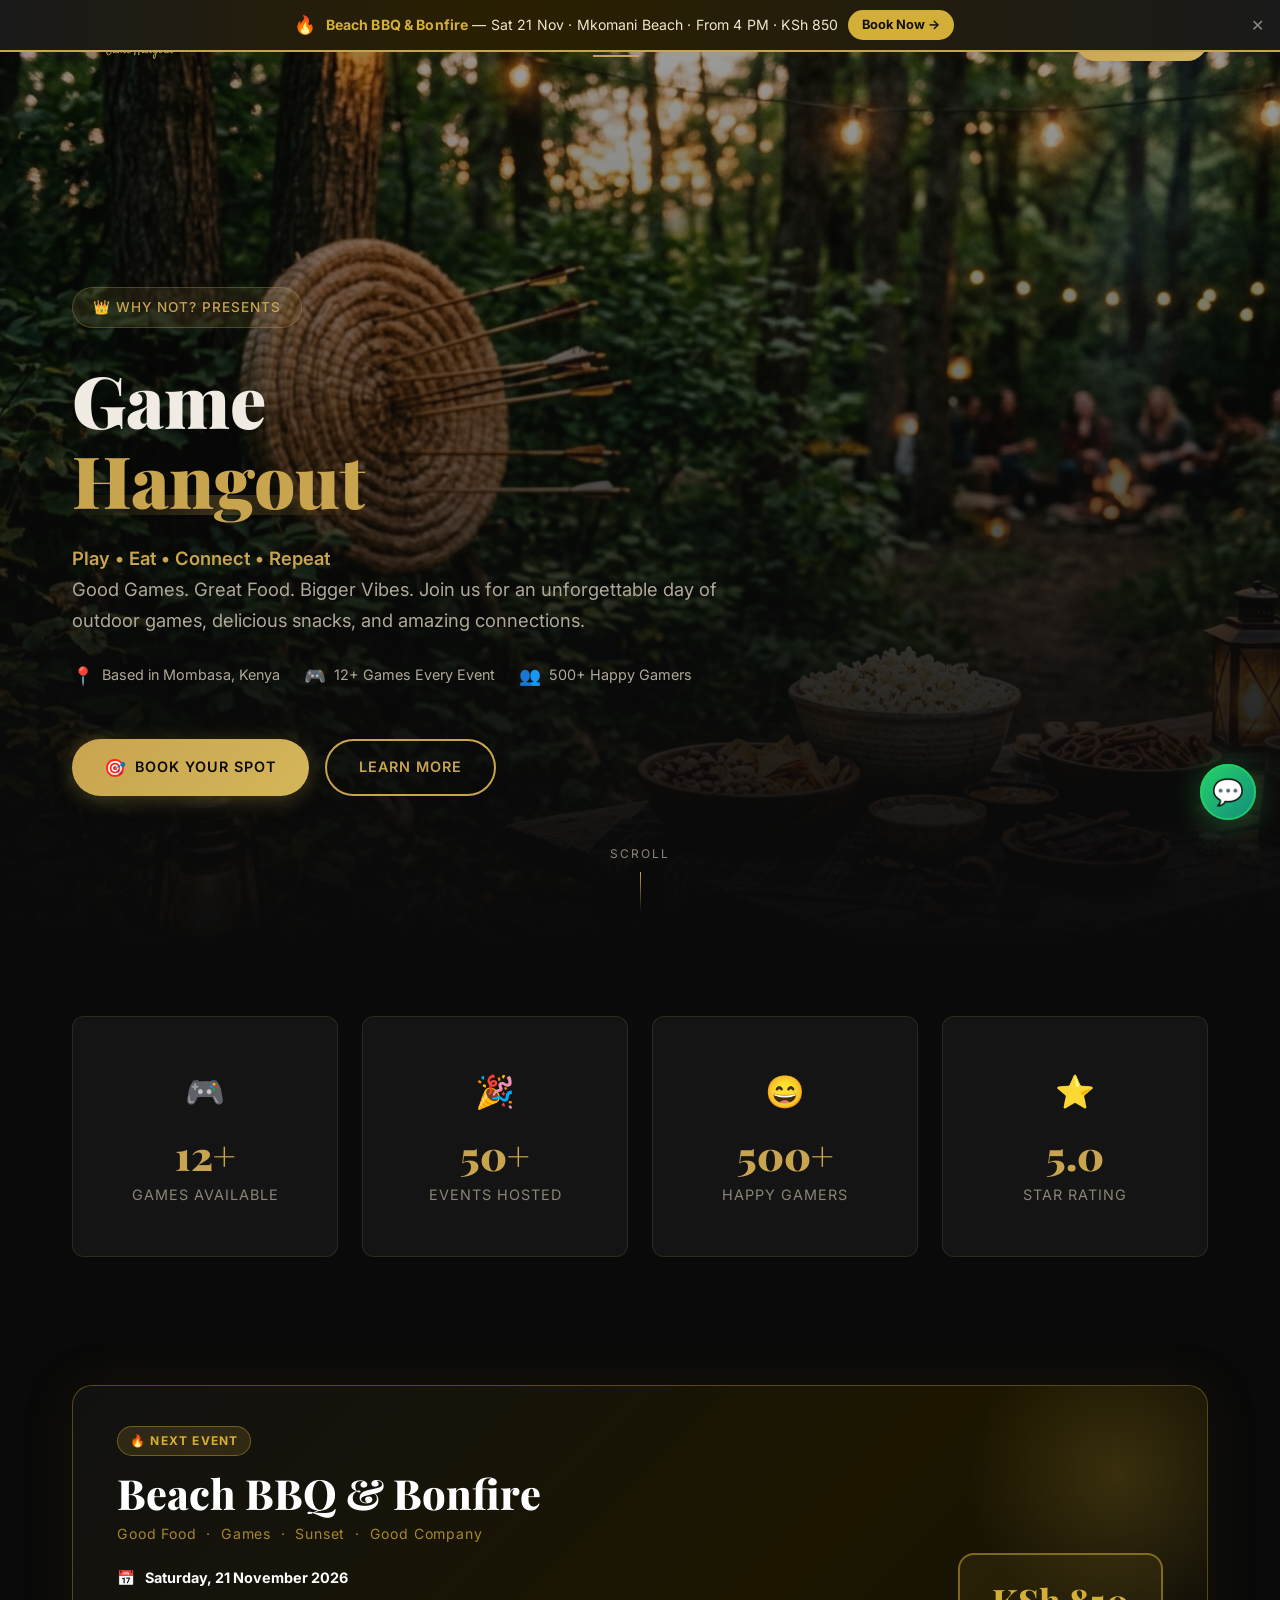
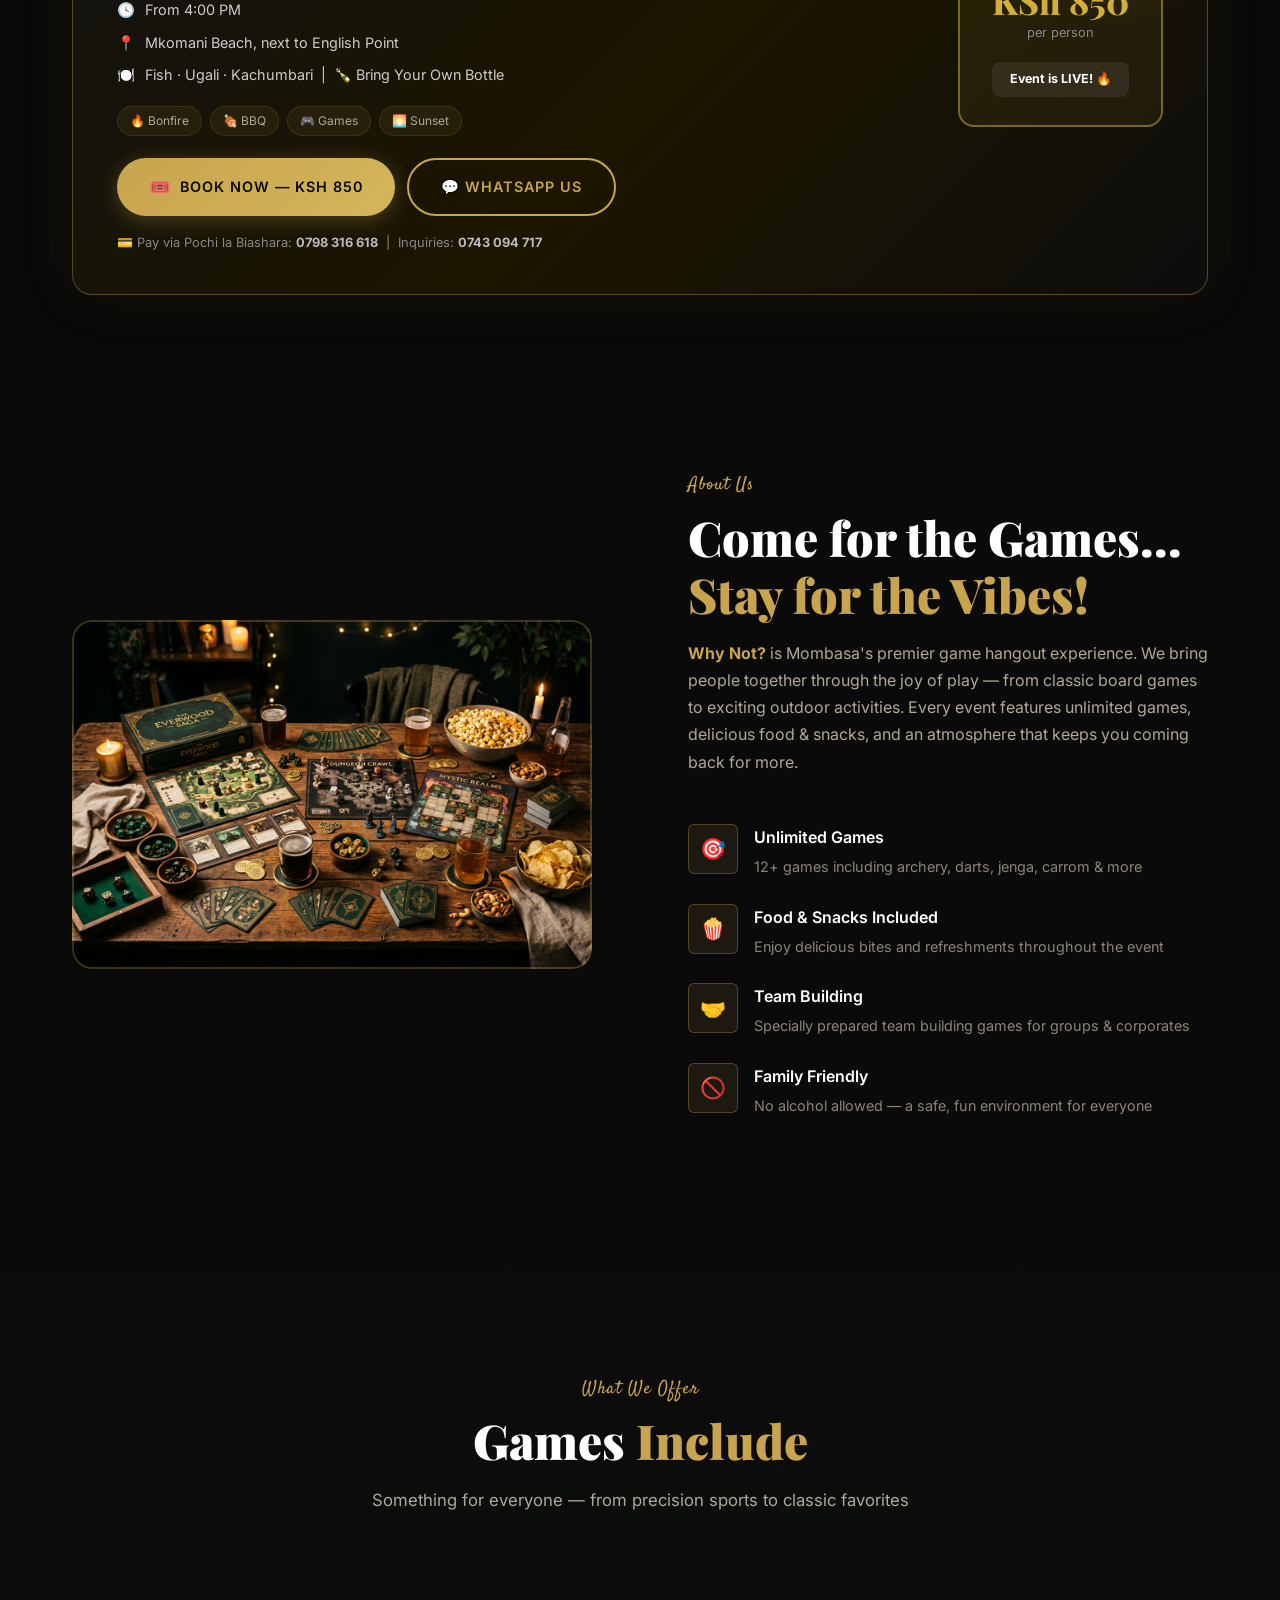
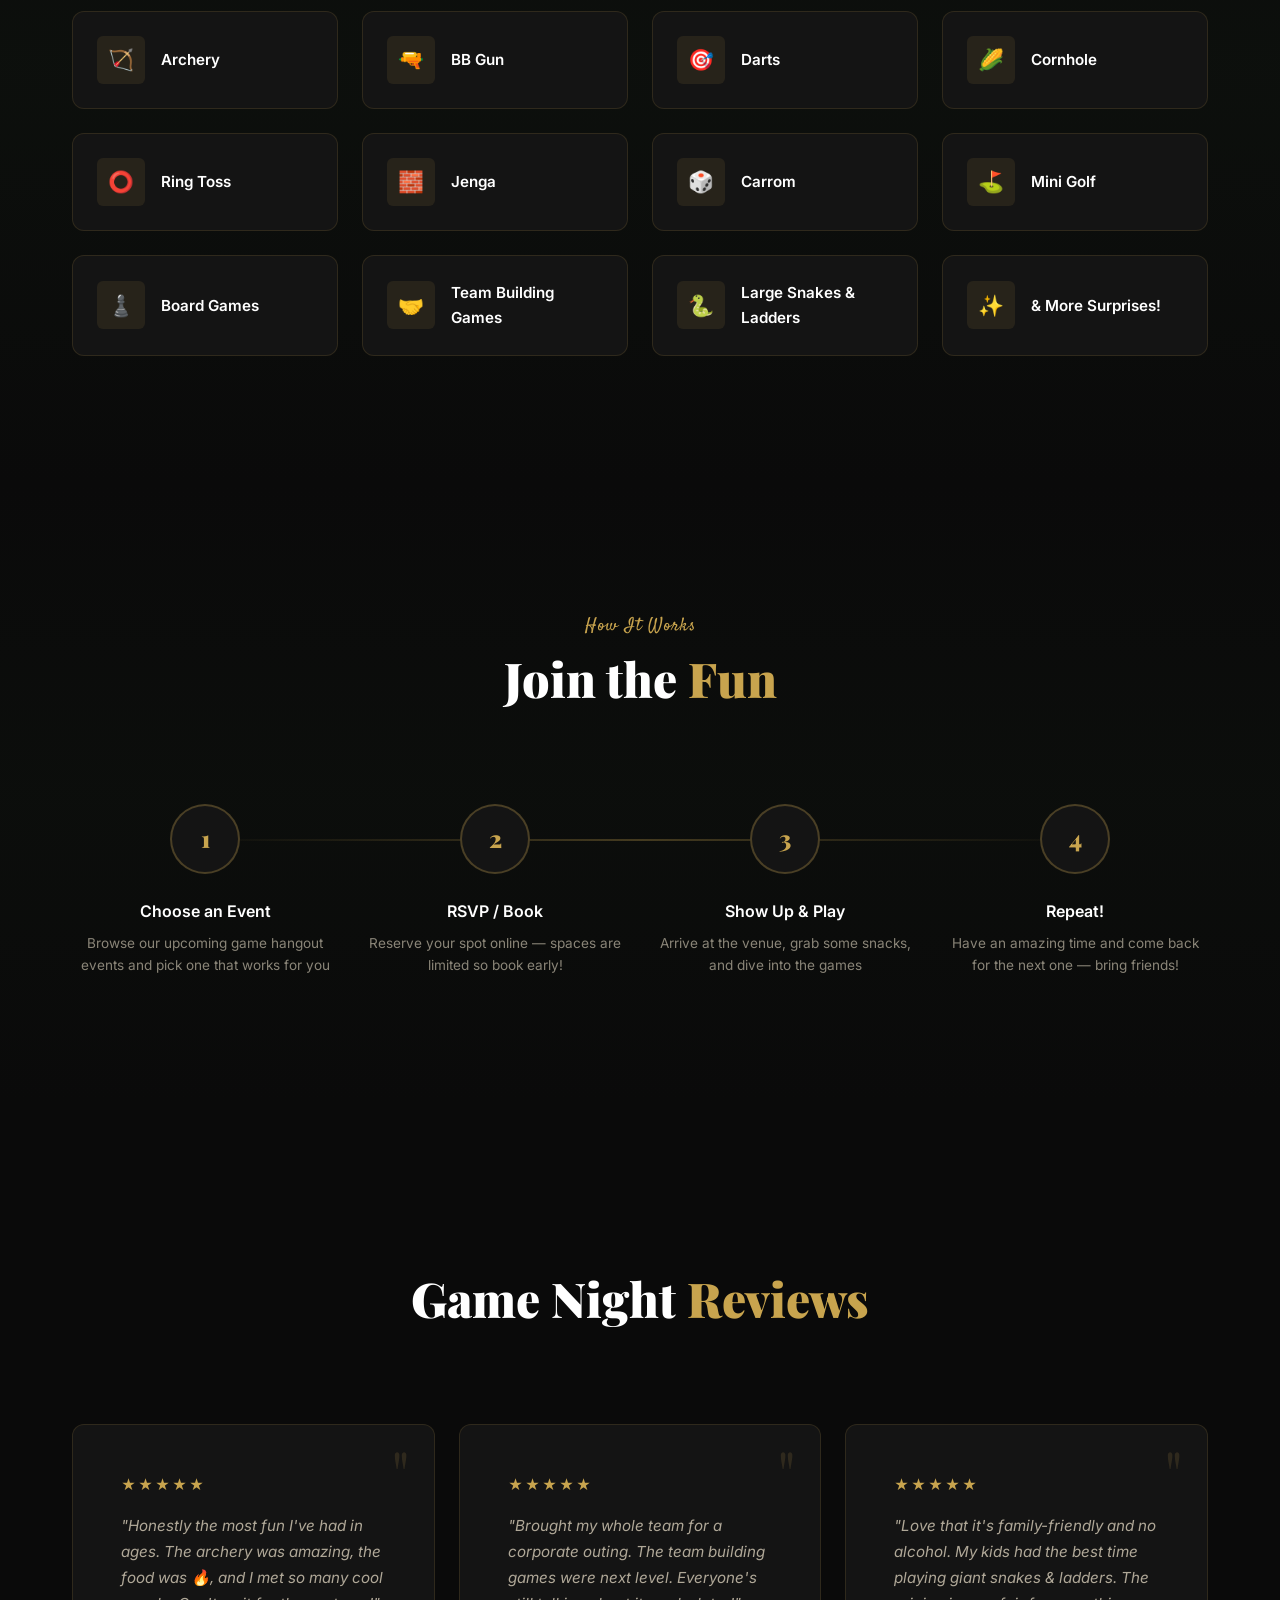
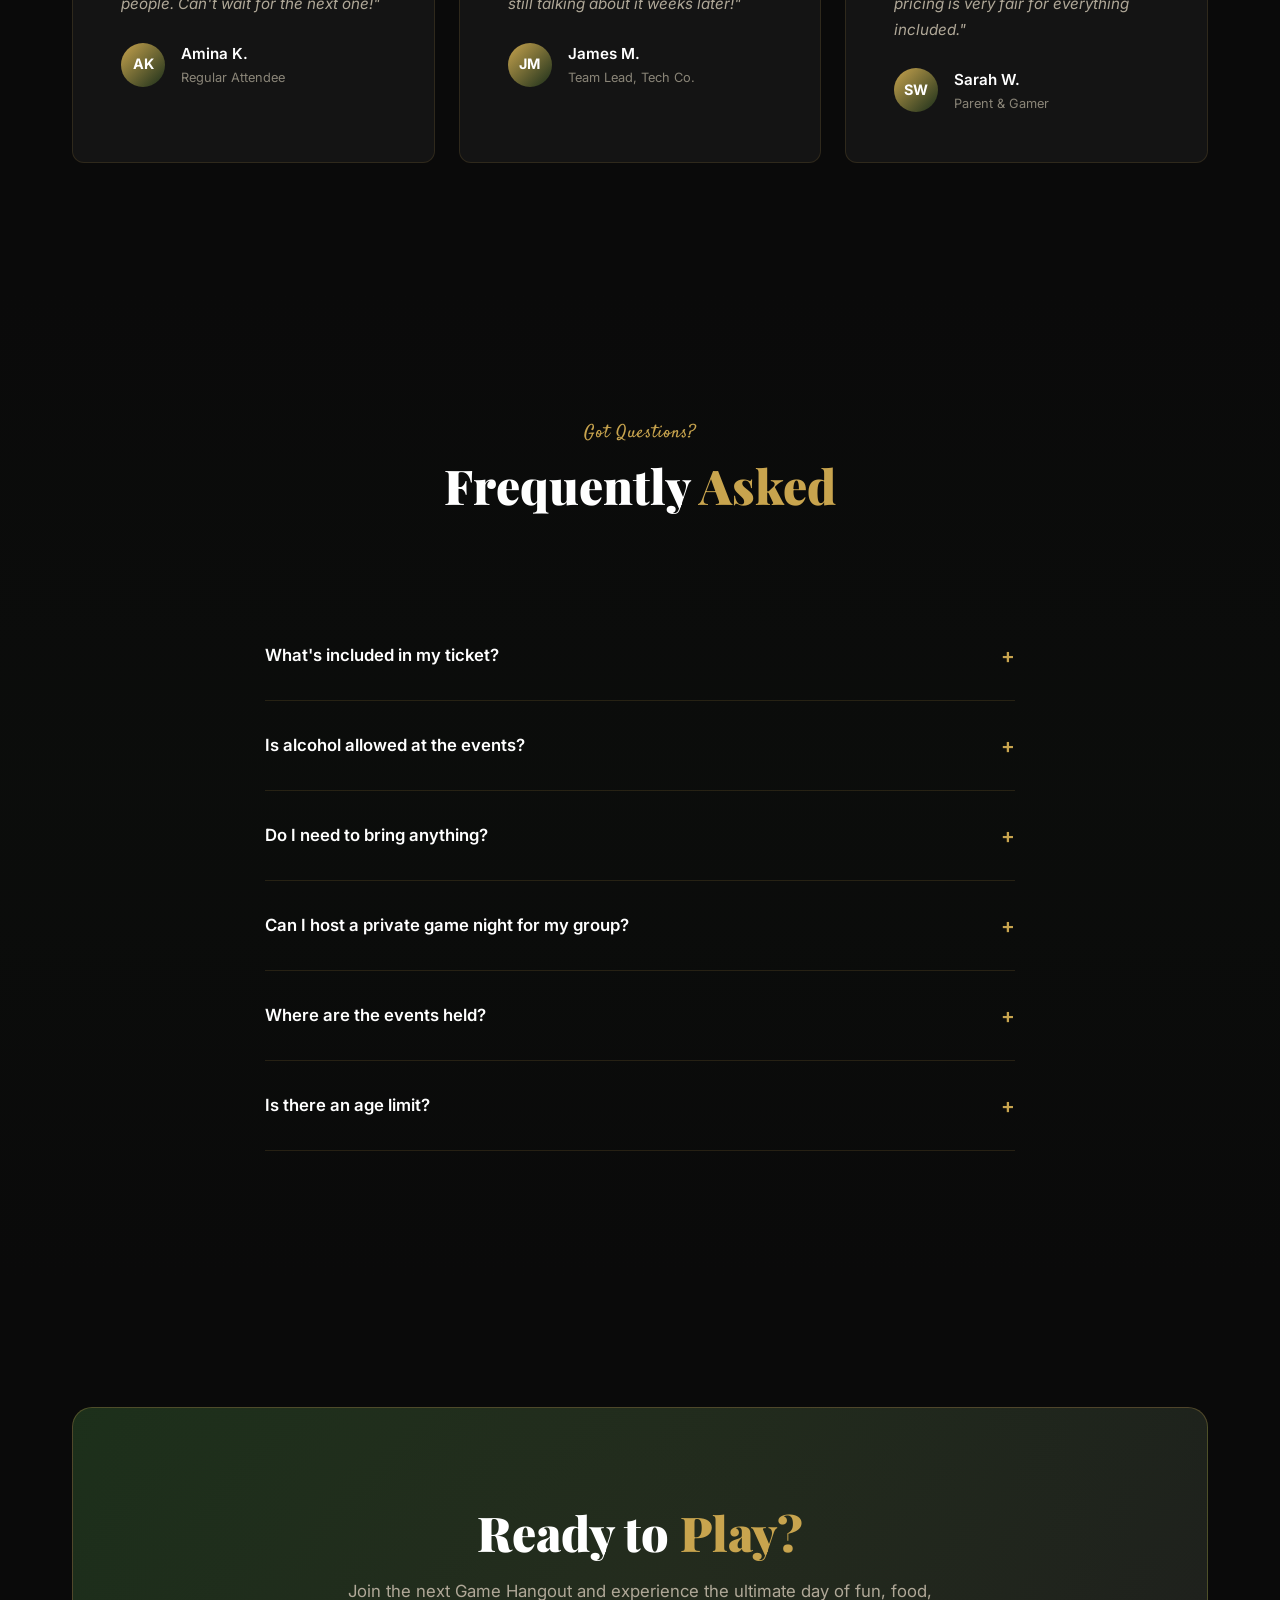
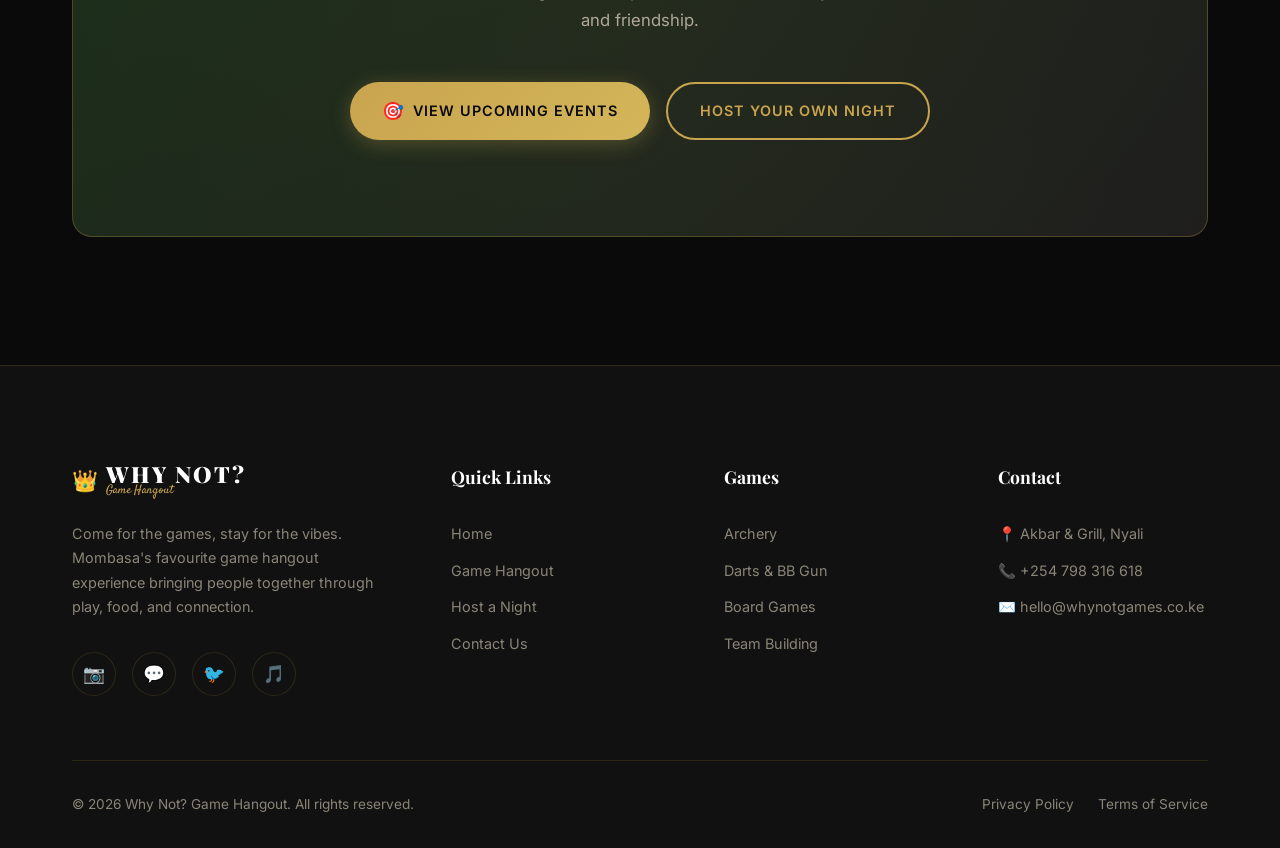
<file: index.html>
<!DOCTYPE html>
<html lang="en">
<head>
    <meta charset="UTF-8">
    <meta name="viewport" content="width=device-width, initial-scale=1.0">
    <title>Why Not? — Game Hangout | Play • Eat • Connect • Repeat</title>
    <meta name="description" content="Why Not? brings people together through epic game hangouts in Mombasa. Enjoy archery, darts, jenga, board games, food &amp; snacks at Akbar &amp; Grill, Nyali. Come for the games, stay for the vibes!">
    <meta name="keywords" content="game hangout Mombasa, board games Nyali, archery Mombasa, team building Mombasa, outdoor games Kenya, Why Not game night">
    <link rel="canonical" href="https://whynotgames.co.ke/">

    <!-- Open Graph / Social Sharing -->
    <meta property="og:type" content="website">
    <meta property="og:url" content="https://whynotgames.co.ke/">
    <meta property="og:title" content="Why Not? — Game Hangout | Mombasa">
    <meta property="og:description" content="Archery, darts, board games, food &amp; snacks at Akbar &amp; Grill, Nyali. Come for the games, stay for the vibes! KSh 1,800 per person.">
    <meta property="og:image" content="https://whynotgames.co.ke/images/hero-banner.jpg">
    <meta property="og:image:width" content="1200">
    <meta property="og:image:height" content="630">
    <meta property="og:locale" content="en_KE">
    <meta property="og:site_name" content="Why Not? Game Hangout">

    <!-- Twitter Card -->
    <meta name="twitter:card" content="summary_large_image">
    <meta name="twitter:title" content="Why Not? — Game Hangout | Mombasa">
    <meta name="twitter:description" content="Archery, darts, board games, food &amp; snacks at Akbar &amp; Grill, Nyali. Come for the games, stay for the vibes!">
    <meta name="twitter:image" content="https://whynotgames.co.ke/images/hero-banner.jpg">

    <!-- Fonts &amp; Styles -->
    <link rel="preconnect" href="https://fonts.googleapis.com">
    <link rel="preconnect" href="https://fonts.gstatic.com" crossorigin>
    <link rel="stylesheet" href="styles.css">
    <link rel="icon" href="data:image/svg+xml,<svg xmlns=%22http://www.w3.org/2000/svg%22 viewBox=%220 0 100 100%22><text y=%22.9em%22 font-size=%2290%22>&#x1F451;</text></svg>">

    <!-- ===== BEACH BBQ EVENT PROMO STYLES (remove after 21 Nov 2026) ===== -->
    <style>
        /* --- Announcement Bar --- */
        .announce-bar {
            position: relative;
            background: linear-gradient(90deg, #1a1a1a 0%, #2a1f00 40%, #1a1a1a 100%);
            border-bottom: 2px solid var(--clr-gold, #D4AF37);
            padding: 10px 48px 10px 16px;
            display: flex;
            align-items: center;
            justify-content: center;
            z-index: 1100;
        }
        .announce-bar-inner {
            display: flex;
            align-items: center;
            gap: 10px;
            flex-wrap: wrap;
            justify-content: center;
            font-size: 0.88rem;
            color: #f0e6c8;
        }
        .announce-fire { font-size: 1.1rem; animation: flicker 1.4s infinite alternate; }
        @keyframes flicker {
            0%   { opacity: 1;   transform: scale(1); }
            100% { opacity: 0.75; transform: scale(1.15) rotate(5deg); }
        }
        .announce-text { letter-spacing: 0.01em; }
        .announce-text strong { color: #D4AF37; }
        .announce-cta {
            background: #D4AF37;
            color: #111;
            font-weight: 700;
            font-size: 0.8rem;
            padding: 4px 14px;
            border-radius: 20px;
            text-decoration: none;
            white-space: nowrap;
            transition: background 0.2s;
        }
        .announce-cta:hover { background: #f0cc55; }
        .announce-close {
            position: absolute;
            right: 12px;
            top: 50%;
            transform: translateY(-50%);
            background: none;
            border: none;
            color: #888;
            font-size: 1rem;
            cursor: pointer;
            line-height: 1;
            padding: 4px;
        }
        .announce-close:hover { color: #fff; }

        /* --- Featured Event Card --- */
        .featured-event-card {
            position: relative;
            overflow: hidden;
            background: linear-gradient(135deg, #111 0%, #1c1600 55%, #0d0d0d 100%);
            border: 1px solid rgba(212,175,55,0.35);
            border-radius: 20px;
            padding: 40px 44px;
            display: flex;
            align-items: center;
            gap: 40px;
            box-shadow: 0 0 60px rgba(212,175,55,0.08), 0 8px 40px rgba(0,0,0,0.5);
        }
        .featured-event-glow {
            position: absolute;
            top: -60px; right: -60px;
            width: 300px; height: 300px;
            background: radial-gradient(circle, rgba(212,175,55,0.18) 0%, transparent 70%);
            pointer-events: none;
        }
        .featured-event-left { flex: 1; min-width: 0; }
        .featured-event-label {
            display: inline-block;
            background: rgba(212,175,55,0.15);
            border: 1px solid rgba(212,175,55,0.4);
            color: #D4AF37;
            font-size: 0.75rem;
            font-weight: 700;
            letter-spacing: 0.1em;
            text-transform: uppercase;
            padding: 4px 12px;
            border-radius: 20px;
            margin-bottom: 14px;
        }
        .featured-event-title {
            font-family: var(--font-heading, Georgia, serif);
            font-size: clamp(1.6rem, 4vw, 2.6rem);
            font-weight: 800;
            color: #fff;
            line-height: 1.1;
            margin-bottom: 6px;
        }
        .featured-event-sub {
            color: rgba(212,175,55,0.75);
            font-size: 0.88rem;
            letter-spacing: 0.06em;
            margin-bottom: 20px;
        }
        .featured-event-details {
            display: flex;
            flex-direction: column;
            gap: 8px;
            margin-bottom: 18px;
        }
        .featured-event-detail {
            display: flex;
            align-items: flex-start;
            gap: 10px;
            font-size: 0.9rem;
            color: #ccc;
        }
        .featured-event-detail strong { color: #fff; }
        .featured-event-tags {
            display: flex;
            flex-wrap: wrap;
            gap: 8px;
            margin-bottom: 22px;
        }
        .featured-event-actions {
            display: flex;
            flex-wrap: wrap;
            gap: 12px;
            margin-bottom: 16px;
        }
        .featured-event-pay {
            font-size: 0.8rem;
            color: #888;
        }
        .featured-event-pay strong { color: #bbb; }

        /* --- Price Box (right column) --- */
        .featured-event-right { flex-shrink: 0; }
        .featured-event-price-box {
            background: rgba(212,175,55,0.08);
            border: 2px solid rgba(212,175,55,0.5);
            border-radius: 16px;
            padding: 28px 32px;
            text-align: center;
            min-width: 160px;
        }
        .featured-event-price {
            font-family: var(--font-heading, Georgia, serif);
            font-size: 2.2rem;
            font-weight: 800;
            color: #D4AF37;
            line-height: 1;
        }
        .featured-event-price-label {
            font-size: 0.8rem;
            color: #888;
            margin-top: 4px;
            margin-bottom: 18px;
        }
        .featured-event-countdown {
            font-size: 0.78rem;
            font-weight: 700;
            color: #fff;
            background: rgba(255,255,255,0.07);
            border-radius: 8px;
            padding: 8px 10px;
            line-height: 1.5;
        }

        /* Responsive */
        @media (max-width: 700px) {
            .featured-event-card { flex-direction: column; padding: 28px 20px; gap: 24px; }
            .featured-event-right { width: 100%; }
            .featured-event-price-box { display: flex; align-items: center; justify-content: space-between; gap: 16px; padding: 16px 20px; min-width: unset; }
            .featured-event-price-label { margin-bottom: 0; }
            .announce-bar { padding-right: 44px; }
        }
    </style>

    <!-- JSON-LD Structured Data -->
    <script type="application/ld+json">
    {
      "@context": "https://schema.org",
      "@type": "EntertainmentBusiness",
      "name": "Why Not? Game Hangout",
      "description": "Mombasa's premier game hangout. Archery, darts, BB gun, board games, team building, food and snacks.",
      "url": "https://whynotgames.co.ke",
      "image": "https://whynotgames.co.ke/images/hero-banner.jpg",
      "telephone": "+254798316618",
      "email": "hello@whynotgames.co.ke",
      "address": {
        "@type": "PostalAddress",
        "streetAddress": "Akbar and Grill, Nyali",
        "addressLocality": "Mombasa",
        "addressCountry": "KE"
      },
      "openingHoursSpecification": [
        {
          "@type": "OpeningHoursSpecification",
          "dayOfWeek": ["Monday","Tuesday","Wednesday","Thursday","Friday","Saturday"],
          "opens": "09:00",
          "closes": "20:00"
        }
      ],
      "priceRange": "KSh 1,800 per person",
      "currenciesAccepted": "KES",
      "paymentAccepted": "Cash, M-Pesa"
    }
    </script>
</head>
<body>

    <!-- ===== ANNOUNCEMENT BAR — Beach BBQ & Bonfire (remove after 21 Nov 2026) ===== -->
    <div class="announce-bar" id="announceBar">
        <div class="announce-bar-inner">
            <span class="announce-fire">🔥</span>
            <span class="announce-text">
                <strong>Beach BBQ &amp; Bonfire</strong> — Sat 21 Nov · Mkomani Beach · From 4 PM · KSh 850
            </span>
            <a href="hangout.html" class="announce-cta">Book Now →</a>
        </div>
        <button class="announce-close" onclick="closeAnnouncebar()" aria-label="Dismiss">✕</button>
    </div>

    <!-- ===== NAVIGATION ===== -->
    <nav class="navbar" id="navbar">
        <div class="container">
            <a href="index.html" class="nav-logo">
                <span class="crown">👑</span>
                <div class="logo-text">
                    <span class="logo-main">Why Not?</span>
                    <span class="logo-sub">Game Hangout</span>
                </div>
            </a>
            <div class="nav-links" id="navLinks">
                <a href="index.html" class="active">Home</a>
                <a href="hangout.html">Game Hangout</a>
                <a href="host.html">Host a Night</a>
                <a href="contact.html">Contact</a>
                <a href="hangout.html" class="nav-cta">Book Now</a>
            </div>
            <button class="nav-toggle" id="navToggle" aria-label="Toggle menu">
                <span></span>
                <span></span>
                <span></span>
            </button>
        </div>
    </nav>

    <!-- ===== HERO ===== -->
    <section class="hero" id="hero">
        <div class="hero-bg">
            <img src="images/hero-banner.jpg" alt="Game Hangout outdoor setup with archery target and snacks">
        </div>
        <div class="hero-overlay"></div>
        <div class="container">
            <div class="hero-content">
                <div class="hero-badge">
                    👑 Why Not? Presents
                </div>
                <h1 class="hero-title">
                    Game<br>
                    <span class="accent">Hangout</span>
                </h1>
                <p class="hero-tagline">
                    <strong>Play • Eat • Connect • Repeat</strong><br>
                    Good Games. Great Food. Bigger Vibes. Join us for an unforgettable 
                    day of outdoor games, delicious snacks, and amazing connections.
                </p>
                <div class="hero-meta">
                    <div class="hero-meta-item">
                        <span class="icon">📍</span>
                        <span>Based in Mombasa, Kenya</span>
                    </div>
                    <div class="hero-meta-item">
                        <span class="icon">🎮</span>
                        <span>12+ Games Every Event</span>
                    </div>
                    <div class="hero-meta-item">
                        <span class="icon">👥</span>
                        <span>500+ Happy Gamers</span>
                    </div>
                </div>
                <div class="hero-actions">
                    <a href="hangout.html" class="btn btn-primary">
                        <span class="btn-icon">🎯</span>
                        Book Your Spot
                    </a>
                    <a href="#about" class="btn btn-secondary">
                        Learn More
                    </a>
                </div>
            </div>
        </div>
        <div class="hero-scroll">
            SCROLL
            <div class="scroll-line"></div>
        </div>
    </section>

    <!-- ===== STATS ===== -->
    <section class="section" style="padding-top: var(--space-3xl);">
        <div class="container">
            <div class="stats-grid reveal">
                <div class="stat-card">
                    <span class="stat-icon">🎮</span>
                    <div class="stat-number" data-count="12" data-suffix="+">0+</div>
                    <div class="stat-label">Games Available</div>
                </div>
                <div class="stat-card">
                    <span class="stat-icon">🎉</span>
                    <div class="stat-number" data-count="50" data-suffix="+">0+</div>
                    <div class="stat-label">Events Hosted</div>
                </div>
                <div class="stat-card">
                    <span class="stat-icon">😄</span>
                    <div class="stat-number" data-count="500" data-suffix="+">0+</div>
                    <div class="stat-label">Happy Gamers</div>
                </div>
                <div class="stat-card">
                    <span class="stat-icon">⭐</span>
                    <div class="stat-number" data-count="5" data-suffix=".0">0.0</div>
                    <div class="stat-label">Star Rating</div>
                </div>
            </div>
        </div>
    </section>

    <!-- ===== FEATURED EVENT — Beach BBQ & Bonfire (remove after 21 Nov 2026) ===== -->
    <section class="section" style="padding-top: 0; padding-bottom: var(--space-2xl);">
        <div class="container">
            <div class="featured-event-card reveal">
                <div class="featured-event-glow"></div>
                <div class="featured-event-left">
                    <span class="featured-event-label">🔥 Next Event</span>
                    <h2 class="featured-event-title">Beach BBQ &amp; Bonfire</h2>
                    <p class="featured-event-sub">Good Food &nbsp;·&nbsp; Games &nbsp;·&nbsp; Sunset &nbsp;·&nbsp; Good Company</p>
                    <div class="featured-event-details">
                        <div class="featured-event-detail">
                            <span>📅</span>
                            <span><strong>Saturday, 21 November 2026</strong></span>
                        </div>
                        <div class="featured-event-detail">
                            <span>🕓</span>
                            <span>From 4:00 PM</span>
                        </div>
                        <div class="featured-event-detail">
                            <span>📍</span>
                            <span>Mkomani Beach, next to English Point</span>
                        </div>
                        <div class="featured-event-detail">
                            <span>🍽️</span>
                            <span>Fish · Ugali · Kachumbari &nbsp;|&nbsp; 🍾 Bring Your Own Bottle</span>
                        </div>
                    </div>
                    <div class="featured-event-tags">
                        <span class="game-tag">🔥 Bonfire</span>
                        <span class="game-tag">🍖 BBQ</span>
                        <span class="game-tag">🎮 Games</span>
                        <span class="game-tag">🌅 Sunset</span>
                    </div>
                    <div class="featured-event-actions">
                        <a href="hangout.html" class="btn btn-primary">
                            <span class="btn-icon">🎟️</span> Book Now — KSh 850
                        </a>
                        <a href="https://wa.me/254743094717?text=Hi%20Why%20Not%3F%20I%27d%20like%20to%20book%20for%20the%20Beach%20BBQ%20%26%20Bonfire%20on%2021%20Nov!" target="_blank" rel="noopener noreferrer" class="btn btn-secondary">
                            💬 WhatsApp Us
                        </a>
                    </div>
                    <p class="featured-event-pay">💳 Pay via Pochi la Biashara: <strong>0798 316 618</strong> &nbsp;|&nbsp; Inquiries: <strong>0743 094 717</strong></p>
                </div>
                <div class="featured-event-right">
                    <div class="featured-event-price-box">
                        <div class="featured-event-price">KSh 850</div>
                        <div class="featured-event-price-label">per person</div>
                        <div class="featured-event-countdown" id="bbqCountdown">Loading...</div>
                    </div>
                </div>
            </div>
        </div>
    </section>

    <!-- ===== ABOUT ===== -->
    <section class="section" id="about">        <div class="container">
            <div class="about-grid">
                <div class="about-image reveal">
                    <img src="images/about-section.jpg" alt="Board games and snacks setup for a game night" loading="lazy" decoding="async">
                </div>
                <div class="about-content">
                    <span class="section-label reveal">About Us</span>
                    <h2 class="section-title reveal">
                        Come for the Games...<br>
                        <span>Stay for the Vibes!</span>
                    </h2>
                    <p class="reveal" style="color: var(--clr-text-secondary); margin-bottom: var(--space-lg);">
                        <strong style="color: var(--clr-gold);">Why Not?</strong> is Mombasa's premier game hangout experience. 
                        We bring people together through the joy of play — from classic board games to 
                        exciting outdoor activities. Every event features unlimited games, delicious food & snacks, 
                        and an atmosphere that keeps you coming back for more.
                    </p>
                    <div class="about-features">
                        <div class="about-feature reveal">
                            <div class="about-feature-icon">🎯</div>
                            <div>
                                <h4>Unlimited Games</h4>
                                <p>12+ games including archery, darts, jenga, carrom & more</p>
                            </div>
                        </div>
                        <div class="about-feature reveal">
                            <div class="about-feature-icon">🍿</div>
                            <div>
                                <h4>Food & Snacks Included</h4>
                                <p>Enjoy delicious bites and refreshments throughout the event</p>
                            </div>
                        </div>
                        <div class="about-feature reveal">
                            <div class="about-feature-icon">🤝</div>
                            <div>
                                <h4>Team Building</h4>
                                <p>Specially prepared team building games for groups & corporates</p>
                            </div>
                        </div>
                        <div class="about-feature reveal">
                            <div class="about-feature-icon">🚫</div>
                            <div>
                                <h4>Family Friendly</h4>
                                <p>No alcohol allowed — a safe, fun environment for everyone</p>
                            </div>
                        </div>
                    </div>
                </div>
            </div>
        </div>
    </section>

    <!-- ===== GAMES ===== -->
    <section class="section" id="games" style="background: linear-gradient(180deg, var(--clr-black), rgba(26, 46, 26, 0.15), var(--clr-black));">
        <div class="container">
            <div class="section-header">
                <span class="section-label reveal">What We Offer</span>
                <h2 class="section-title reveal">Games <span>Include</span></h2>
                <p class="section-subtitle reveal">Something for everyone — from precision sports to classic favorites</p>
            </div>
            <div class="games-grid">
                <div class="game-item reveal">
                    <div class="game-icon">🏹</div>
                    <span class="game-name">Archery</span>
                </div>
                <div class="game-item reveal">
                    <div class="game-icon">🔫</div>
                    <span class="game-name">BB Gun</span>
                </div>
                <div class="game-item reveal">
                    <div class="game-icon">🎯</div>
                    <span class="game-name">Darts</span>
                </div>
                <div class="game-item reveal">
                    <div class="game-icon">🌽</div>
                    <span class="game-name">Cornhole</span>
                </div>
                <div class="game-item reveal">
                    <div class="game-icon">⭕</div>
                    <span class="game-name">Ring Toss</span>
                </div>
                <div class="game-item reveal">
                    <div class="game-icon">🧱</div>
                    <span class="game-name">Jenga</span>
                </div>
                <div class="game-item reveal">
                    <div class="game-icon">🎲</div>
                    <span class="game-name">Carrom</span>
                </div>
                <div class="game-item reveal">
                    <div class="game-icon">⛳</div>
                    <span class="game-name">Mini Golf</span>
                </div>
                <div class="game-item reveal">
                    <div class="game-icon">♟️</div>
                    <span class="game-name">Board Games</span>
                </div>
                <div class="game-item reveal">
                    <div class="game-icon">🤝</div>
                    <span class="game-name">Team Building Games</span>
                </div>
                <div class="game-item reveal">
                    <div class="game-icon">🐍</div>
                    <span class="game-name">Large Snakes & Ladders</span>
                </div>
                <div class="game-item reveal">
                    <div class="game-icon">✨</div>
                    <span class="game-name">& More Surprises!</span>
                </div>
            </div>
        </div>
    </section>



    <!-- ===== HOW IT WORKS ===== -->
    <section class="section" style="background: linear-gradient(180deg, var(--clr-black), rgba(26, 46, 26, 0.1), var(--clr-black));">
        <div class="container">
            <div class="section-header">
                <span class="section-label reveal">How It Works</span>
                <h2 class="section-title reveal">Join the <span>Fun</span></h2>
            </div>
            <div class="steps-grid">
                <div class="step-card reveal">
                    <div class="step-number">1</div>
                    <h3 class="step-title">Choose an Event</h3>
                    <p class="step-desc">Browse our upcoming game hangout events and pick one that works for you</p>
                </div>
                <div class="step-card reveal">
                    <div class="step-number">2</div>
                    <h3 class="step-title">RSVP / Book</h3>
                    <p class="step-desc">Reserve your spot online — spaces are limited so book early!</p>
                </div>
                <div class="step-card reveal">
                    <div class="step-number">3</div>
                    <h3 class="step-title">Show Up & Play</h3>
                    <p class="step-desc">Arrive at the venue, grab some snacks, and dive into the games</p>
                </div>
                <div class="step-card reveal">
                    <div class="step-number">4</div>
                    <h3 class="step-title">Repeat!</h3>
                    <p class="step-desc">Have an amazing time and come back for the next one — bring friends!</p>
                </div>
            </div>
        </div>
    </section>

    <!-- ===== TESTIMONIALS ===== -->
    <section class="section" id="testimonials">
        <div class="container">
            <div class="section-header">
                <span class="section-label reveal">What People Say</span>
                <h2 class="section-title reveal">Game Night <span>Reviews</span></h2>
            </div>
            <div class="testimonials-grid">
                <div class="testimonial-card reveal">
                    <div class="testimonial-stars">★★★★★</div>
                    <p class="testimonial-text">
                        "Honestly the most fun I've had in ages. The archery was amazing, the food was 🔥, 
                        and I met so many cool people. Can't wait for the next one!"
                    </p>
                    <div class="testimonial-author">
                        <div class="testimonial-avatar">AK</div>
                        <div>
                            <div class="testimonial-name">Amina K.</div>
                            <div class="testimonial-role">Regular Attendee</div>
                        </div>
                    </div>
                </div>
                <div class="testimonial-card reveal">
                    <div class="testimonial-stars">★★★★★</div>
                    <p class="testimonial-text">
                        "Brought my whole team for a corporate outing. The team building games 
                        were next level. Everyone's still talking about it weeks later!"
                    </p>
                    <div class="testimonial-author">
                        <div class="testimonial-avatar">JM</div>
                        <div>
                            <div class="testimonial-name">James M.</div>
                            <div class="testimonial-role">Team Lead, Tech Co.</div>
                        </div>
                    </div>
                </div>
                <div class="testimonial-card reveal">
                    <div class="testimonial-stars">★★★★★</div>
                    <p class="testimonial-text">
                        "Love that it's family-friendly and no alcohol. My kids had the best time 
                        playing giant snakes & ladders. The pricing is very fair for everything included."
                    </p>
                    <div class="testimonial-author">
                        <div class="testimonial-avatar">SW</div>
                        <div>
                            <div class="testimonial-name">Sarah W.</div>
                            <div class="testimonial-role">Parent & Gamer</div>
                        </div>
                    </div>
                </div>
            </div>
        </div>
    </section>

    <!-- ===== FAQ ===== -->
    <section class="section" id="faq" style="background: linear-gradient(180deg, var(--clr-black), rgba(26, 46, 26, 0.08), var(--clr-black));">
        <div class="container">
            <div class="section-header">
                <span class="section-label reveal">Got Questions?</span>
                <h2 class="section-title reveal">Frequently <span>Asked</span></h2>
            </div>
            <div class="faq-list reveal">
                <div class="faq-item">
                    <button class="faq-question">
                        What's included in my ticket?
                        <span class="faq-toggle">+</span>
                    </button>
                    <div class="faq-answer">
                        <div class="faq-answer-inner">
                            Your ticket covers everything for the event — food, games, and good vibes. 
                            Pricing varies per event, so check the <a href="hangout.html">Events page</a> for the current event's details and price. No hidden costs!
                        </div>
                    </div>
                </div>
                <div class="faq-item">
                    <button class="faq-question">
                        Is alcohol allowed at the events?
                        <span class="faq-toggle">+</span>
                    </button>
                    <div class="faq-answer">
                        <div class="faq-answer-inner">
                            No, our events are alcohol-free. This keeps the environment family-friendly, safe, 
                            and enjoyable for everyone. Soft drinks, juices, and other refreshments are provided.
                        </div>
                    </div>
                </div>
                <div class="faq-item">
                    <button class="faq-question">
                        Do I need to bring anything?
                        <span class="faq-toggle">+</span>
                    </button>
                    <div class="faq-answer">
                        <div class="faq-answer-inner">
                            Just yourself and your good vibes! All games, equipment, food, and snacks are provided. 
                            We recommend wearing comfortable clothes and shoes since some activities are outdoors.
                        </div>
                    </div>
                </div>
                <div class="faq-item">
                    <button class="faq-question">
                        Can I host a private game night for my group?
                        <span class="faq-toggle">+</span>
                    </button>
                    <div class="faq-answer">
                        <div class="faq-answer-inner">
                            Absolutely! We offer custom game night packages for birthdays, corporate events, 
                            team building, and private gatherings. Check out our <a href="host.html">Host a Night</a> 
                            page for packages and pricing, or contact us for a custom quote.
                        </div>
                    </div>
                </div>
                <div class="faq-item">
                    <button class="faq-question">
                        Where are the events held?
                        <span class="faq-toggle">+</span>
                    </button>
                    <div class="faq-answer">
                        <div class="faq-answer-inner">
                            Our main venue is Akbar & Grill in Nyali, Mombasa. It's a beautiful outdoor space 
                            perfect for games and socializing. For private events, we can also arrange alternative venues.
                        </div>
                    </div>
                </div>
                <div class="faq-item">
                    <button class="faq-question">
                        Is there an age limit?
                        <span class="faq-toggle">+</span>
                    </button>
                    <div class="faq-answer">
                        <div class="faq-answer-inner">
                            Our events are open to all ages! Some activities like archery and BB gun are supervised 
                            for safety. Children under 12 should be accompanied by an adult. We have games suitable 
                            for all age groups.
                        </div>
                    </div>
                </div>
            </div>
        </div>
    </section>

    <!-- ===== CTA BANNER ===== -->
    <section class="section">
        <div class="container">
            <div class="cta-banner reveal">
                <h2 class="section-title">Ready to <span>Play?</span></h2>
                <p class="section-subtitle">
                    Join the next Game Hangout and experience the ultimate day of fun, food, and friendship.
                </p>
                <div class="cta-actions">
                    <a href="hangout.html" class="btn btn-primary">
                        <span class="btn-icon">🎯</span>
                        View Upcoming Events
                    </a>
                    <a href="host.html" class="btn btn-secondary">
                        Host Your Own Night
                    </a>
                </div>
            </div>
        </div>
    </section>

    <!-- ===== FOOTER ===== -->
    <footer class="footer">
        <div class="container">
            <div class="footer-grid">
                <div class="footer-brand">
                    <a href="index.html" class="nav-logo">
                        <span class="crown">👑</span>
                        <div class="logo-text">
                            <span class="logo-main">Why Not?</span>
                            <span class="logo-sub">Game Hangout</span>
                        </div>
                    </a>
                    <p>
                        Come for the games, stay for the vibes. Mombasa's favourite game hangout 
                        experience bringing people together through play, food, and connection.
                    </p>
                    <div class="contact-socials">
                        <a href="https://www.instagram.com/whynotgames" class="social-link" aria-label="Instagram" target="_blank" rel="noopener noreferrer">📷</a>
                        <a href="https://wa.me/254798316618" class="social-link" aria-label="WhatsApp" target="_blank" rel="noopener noreferrer">💬</a>
                        <a href="https://twitter.com/whynotgames" class="social-link" aria-label="Twitter" target="_blank" rel="noopener noreferrer">🐦</a>
                        <a href="https://www.tiktok.com/@whynotgames" class="social-link" aria-label="TikTok" target="_blank" rel="noopener noreferrer">🎵</a>
                    </div>
                </div>
                <div>
                    <h4 class="footer-title">Quick Links</h4>
                    <div class="footer-links">
                        <a href="index.html">Home</a>
                        <a href="hangout.html">Game Hangout</a>
                        <a href="host.html">Host a Night</a>
                        <a href="contact.html">Contact Us</a>
                    </div>
                </div>
                <div>
                    <h4 class="footer-title">Games</h4>
                    <div class="footer-links">
                        <a href="hangout.html">Archery</a>
                        <a href="hangout.html">Darts & BB Gun</a>
                        <a href="hangout.html">Board Games</a>
                        <a href="hangout.html">Team Building</a>
                    </div>
                </div>
                <div>
                    <h4 class="footer-title">Contact</h4>
                    <div class="footer-links">
                        <a href="contact.html">📍 Akbar & Grill, Nyali</a>
                        <a href="tel:+254798316618">📞 +254 798 316 618</a>
                        <a href="mailto:hello@whynotgames.co.ke">✉️ hello@whynotgames.co.ke</a>
                    </div>
                </div>
            </div>
            <div class="footer-bottom">
                <p>© 2026 Why Not? Game Hangout. All rights reserved.</p>
                <div class="footer-bottom-links">
                    <a href="privacy.html">Privacy Policy</a>
                    <a href="terms.html">Terms of Service</a>
                </div>
            </div>
        </div>
    </footer>

    <!-- Floating WhatsApp Button -->
    <a href="https://wa.me/254798316618?text=Hi%20Why%20Not%3F%20I%27d%20like%20to%20find%20out%20more%20about%20your%20Game%20Hangout%20events!" 
       class="whatsapp-float" 
       target="_blank" 
       rel="noopener noreferrer"
       aria-label="Chat with us on WhatsApp">
        <span class="whatsapp-float-label">Book on WhatsApp</span>
        <div class="whatsapp-float-btn">💬</div>
    </a>
    <!-- Back to Top -->
    <button class="back-to-top" aria-label="Back to top">↑</button>

    <script src="main.js?v=5"></script>
    <!-- ===== BEACH BBQ EVENT PROMO SCRIPTS (remove after 21 Nov 2026) ===== -->
    <script>
        // Announcement bar dismiss (remembered via sessionStorage so it stays gone per visit)
        function closeAnnouncebar() {
            const bar = document.getElementById('announceBar');
            if (bar) { bar.style.display = 'none'; }
            sessionStorage.setItem('announceBarDismissed', '1');
        }
        (function() {
            if (sessionStorage.getItem('announceBarDismissed') === '1') {
                const bar = document.getElementById('announceBar');
                if (bar) bar.style.display = 'none';
            }
        })();

        // Countdown to Sat 21 Nov 2026 4:00 PM EAT (UTC+3)
        function updateCountdown() {
            const target = new Date('2026-11-21T16:00:00+03:00').getTime();
            const now = Date.now();
            const diff = target - now;
            const el = document.getElementById('bbqCountdown');
            if (!el) return;
            if (diff <= 0) { el.textContent = "Event is LIVE! 🔥"; return; }
            const d = Math.floor(diff / 86400000);
            const h = Math.floor((diff % 86400000) / 3600000);
            const m = Math.floor((diff % 3600000) / 60000);
            const s = Math.floor((diff % 60000) / 1000);
            el.innerHTML = `⏳ ${d}d ${h}h ${m}m ${s}s<br><span style="font-weight:400;color:#888;font-size:0.72rem;">until doors open</span>`;
        }
        updateCountdown();
        setInterval(updateCountdown, 1000);
    </script>
</body>
</html>
</file>
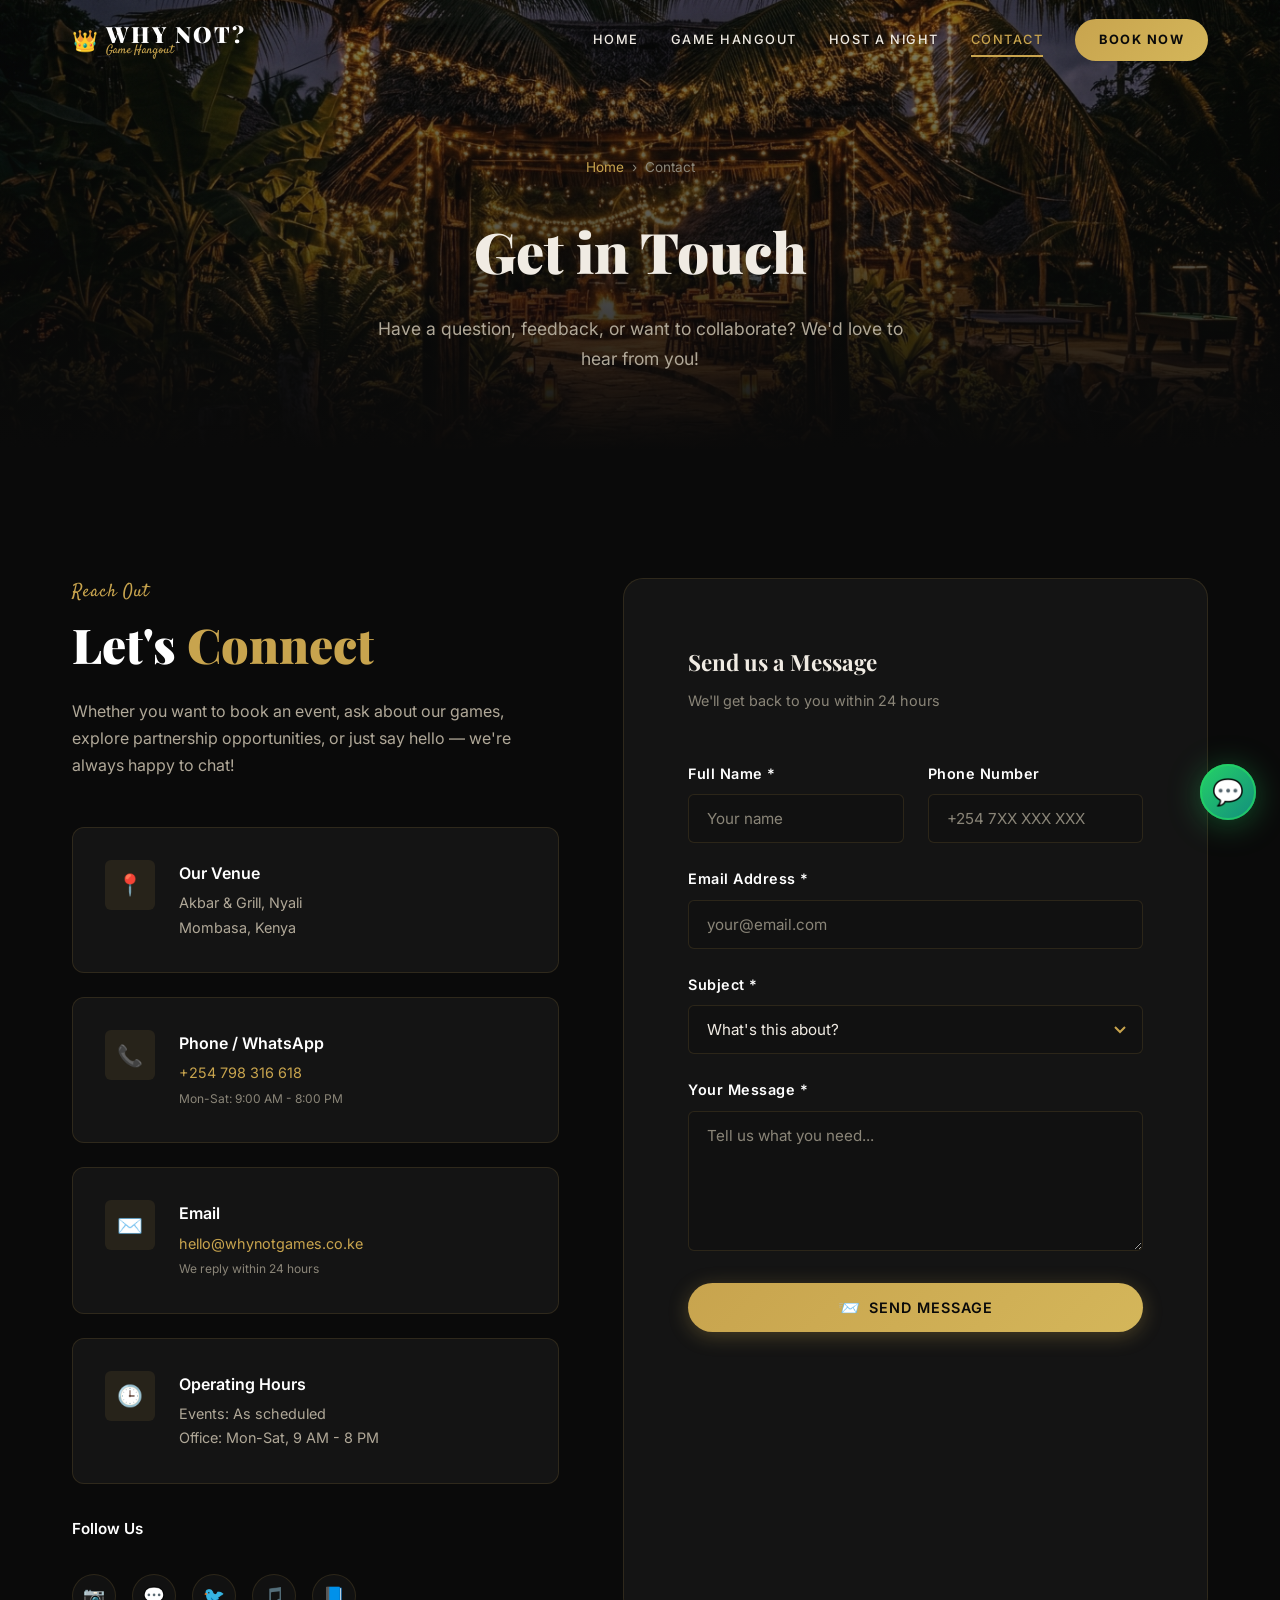
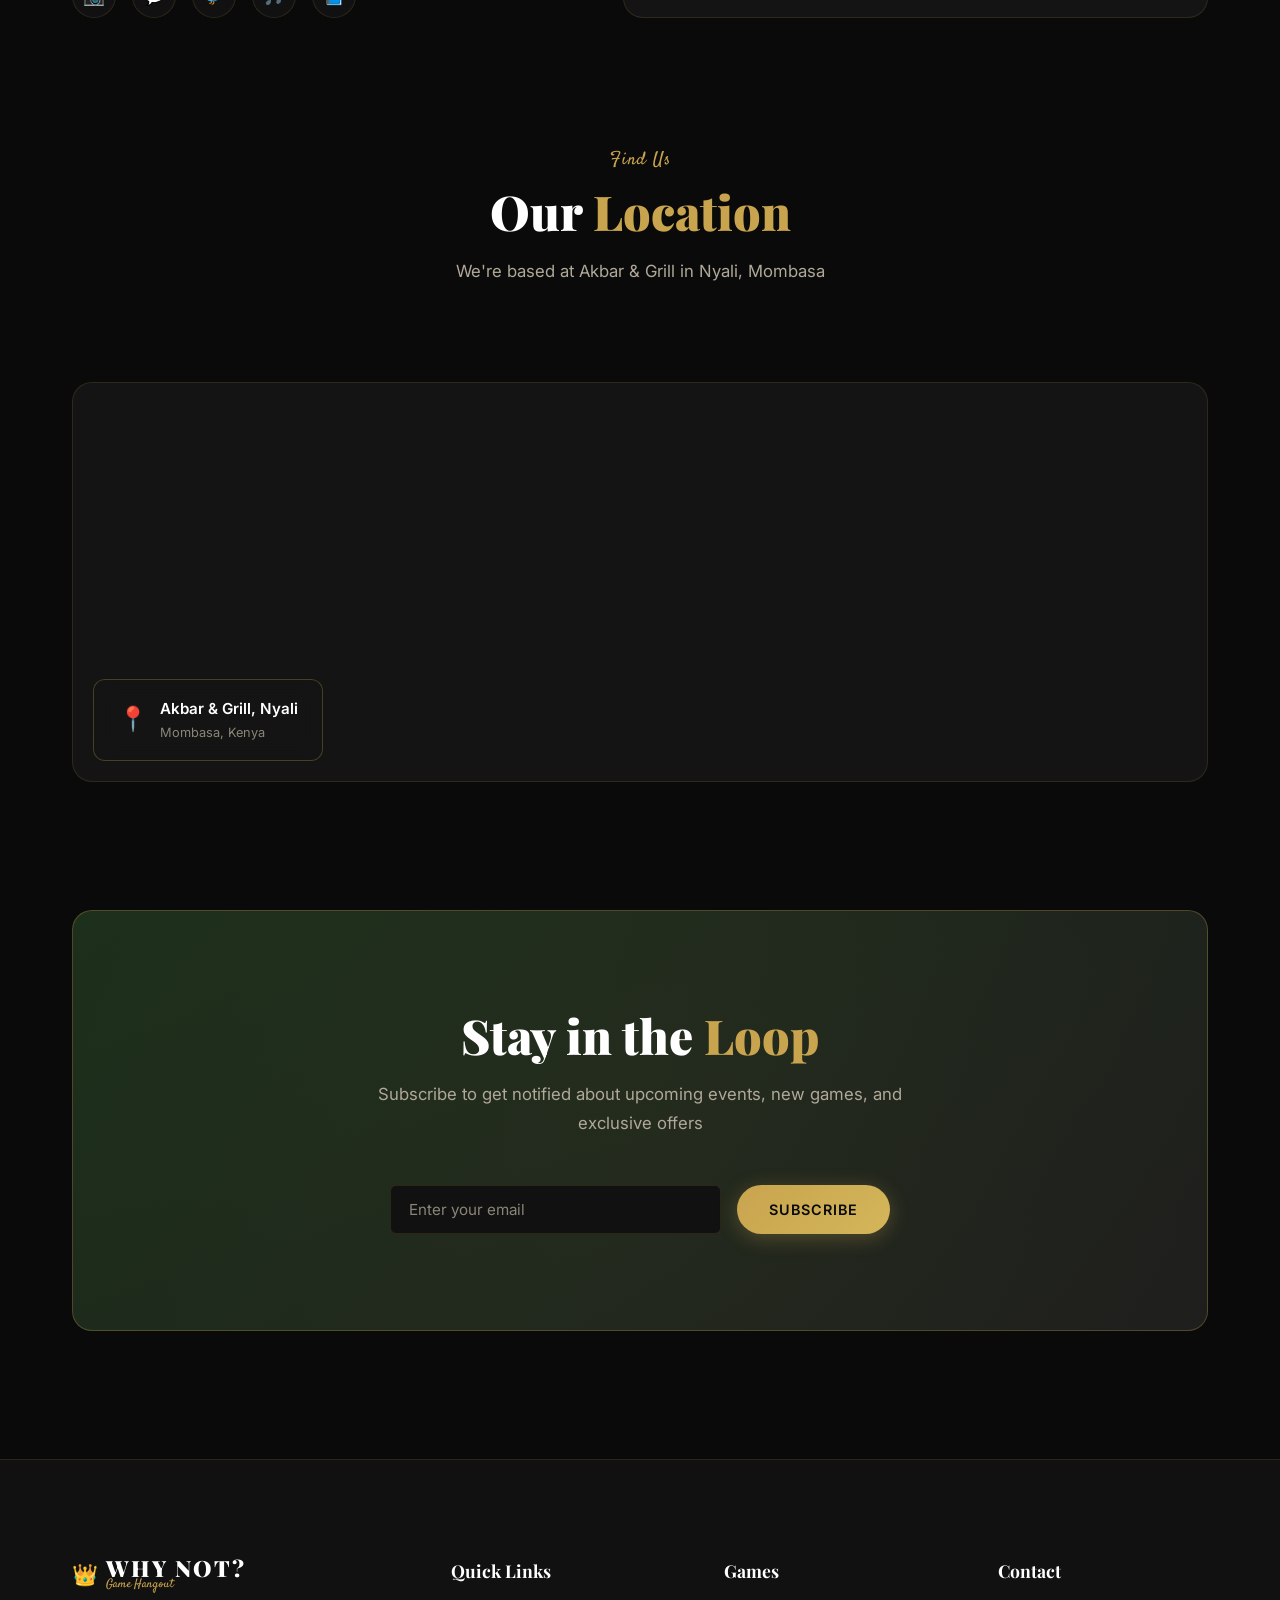
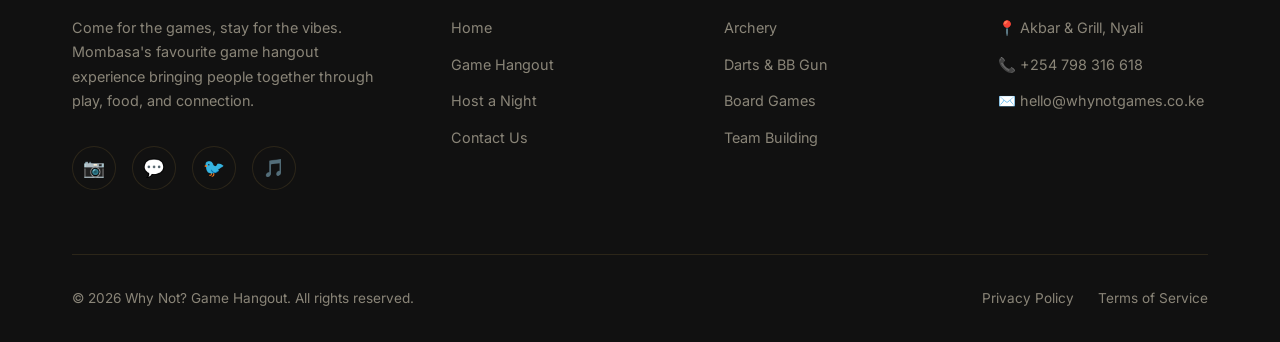
<file: contact.html>
<!DOCTYPE html>
<html lang="en">
<head>
    <meta charset="UTF-8">
    <meta name="viewport" content="width=device-width, initial-scale=1.0">
    <title>Contact Us — Get in Touch | Why Not? Game Hangout</title>
    <meta name="description" content="Get in touch with Why Not? Game Hangout. Reach us for bookings, event inquiries, partnerships, or just to say hello. Located in Nyali, Mombasa.">
    <link rel="canonical" href="https://whynotgames.co.ke/contact">
    <meta property="og:type" content="website">
    <meta property="og:url" content="https://whynotgames.co.ke/contact">
    <meta property="og:title" content="Contact Us | Why Not? Game Hangout">
    <meta property="og:description" content="Get in touch for bookings, event inquiries, or partnerships. We respond within 24 hours!">
    <meta property="og:image" content="https://whynotgames.co.ke/images/contact-hero.jpg">
    <meta property="og:locale" content="en_KE">
    <meta property="og:site_name" content="Why Not? Game Hangout">
    <meta name="twitter:card" content="summary_large_image">
    <meta name="twitter:title" content="Contact Us | Why Not? Game Hangout">
    <meta name="twitter:description" content="Get in touch for bookings, event inquiries, or partnerships.">
    <meta name="twitter:image" content="https://whynotgames.co.ke/images/contact-hero.jpg">
    <link rel="preconnect" href="https://fonts.googleapis.com">
    <link rel="preconnect" href="https://fonts.gstatic.com" crossorigin>
    <link rel="stylesheet" href="styles.css">
    <link rel="icon" href="data:image/svg+xml,<svg xmlns=%22http://www.w3.org/2000/svg%22 viewBox=%220 0 100 100%22><text y=%22.9em%22 font-size=%2290%22>&#x1F451;</text></svg>">
</head>
<body>

    <!-- ===== NAVIGATION ===== -->
    <nav class="navbar scrolled" id="navbar">
        <div class="container">
            <a href="index.html" class="nav-logo">
                <span class="crown">👑</span>
                <div class="logo-text">
                    <span class="logo-main">Why Not?</span>
                    <span class="logo-sub">Game Hangout</span>
                </div>
            </a>
            <div class="nav-links" id="navLinks">
                <a href="index.html">Home</a>
                <a href="hangout.html">Game Hangout</a>
                <a href="host.html">Host a Night</a>
                <a href="contact.html" class="active">Contact</a>
                <a href="hangout.html" class="nav-cta">Book Now</a>
            </div>
            <button class="nav-toggle" id="navToggle" aria-label="Toggle menu">
                <span></span>
                <span></span>
                <span></span>
            </button>
        </div>
    </nav>

    <!-- ===== PAGE HERO ===== -->
    <section class="page-hero">
        <div class="hero-bg">
            <img src="images/contact-hero.jpg" alt="Why Not? venue entrance with warm string lights" loading="lazy" decoding="async">
        </div>
        <div class="hero-overlay"></div>
        <div class="page-hero-content">
            <div class="breadcrumb">
                <a href="index.html">Home</a>
                <span>›</span>
                <span>Contact</span>
            </div>
            <h1 class="page-hero-title">
                Get in <span class="accent">Touch</span>
            </h1>
            <p class="page-hero-subtitle">
                Have a question, feedback, or want to collaborate? We'd love to hear from you!
            </p>
        </div>
    </section>

    <!-- ===== CONTACT SECTION ===== -->
    <section class="section">
        <div class="container">
            <div class="contact-grid">
                <!-- Contact Info -->
                <div>
                    <span class="section-label reveal">Reach Out</span>
                    <h2 class="section-title reveal" style="text-align: left; margin-bottom: var(--space-lg);">
                        Let's <span>Connect</span>
                    </h2>
                    <p class="reveal" style="color: var(--clr-text-secondary); margin-bottom: var(--space-2xl);">
                        Whether you want to book an event, ask about our games, explore partnership 
                        opportunities, or just say hello — we're always happy to chat!
                    </p>

                    <div class="contact-info-card reveal">
                        <div class="contact-info-icon">📍</div>
                        <div>
                            <h4 class="contact-info-title">Our Venue</h4>
                            <p class="contact-info-text">Akbar & Grill, Nyali<br>Mombasa, Kenya</p>
                        </div>
                    </div>

                    <div class="contact-info-card reveal">
                        <div class="contact-info-icon">📞</div>
                        <div>
                            <h4 class="contact-info-title">Phone / WhatsApp</h4>
                            <p class="contact-info-text">
                                <a href="tel:+254798316618">+254 798 316 618</a><br>
                                <small style="color: var(--clr-text-muted);">Mon-Sat: 9:00 AM - 8:00 PM</small>
                            </p>
                        </div>
                    </div>

                    <div class="contact-info-card reveal">
                        <div class="contact-info-icon">✉️</div>
                        <div>
                            <h4 class="contact-info-title">Email</h4>
                            <p class="contact-info-text">
                                <a href="mailto:hello@whynotgames.co.ke">hello@whynotgames.co.ke</a><br>
                                <small style="color: var(--clr-text-muted);">We reply within 24 hours</small>
                            </p>
                        </div>
                    </div>

                    <div class="contact-info-card reveal">
                        <div class="contact-info-icon">🕒</div>
                        <div>
                            <h4 class="contact-info-title">Operating Hours</h4>
                            <p class="contact-info-text">
                                Events: As scheduled<br>
                                Office: Mon-Sat, 9 AM - 8 PM
                            </p>
                        </div>
                    </div>

                    <!-- Social Links -->
                    <div class="reveal" style="margin-top: var(--space-xl);">
                        <h4 style="font-size: 0.95rem; font-weight: 600; margin-bottom: var(--space-md); color: var(--clr-white);">Follow Us</h4>
                        <div class="contact-socials">
                            <a href="https://www.instagram.com/whynotgames" class="social-link" aria-label="Instagram" target="_blank" rel="noopener noreferrer">📷</a>
                            <a href="https://wa.me/254798316618" class="social-link" aria-label="WhatsApp" target="_blank" rel="noopener noreferrer">💬</a>
                            <a href="https://twitter.com/whynotgames" class="social-link" aria-label="Twitter" target="_blank" rel="noopener noreferrer">🐦</a>
                            <a href="https://www.tiktok.com/@whynotgames" class="social-link" aria-label="TikTok" target="_blank" rel="noopener noreferrer">🎵</a>
                            <a href="https://www.facebook.com/whynotgames" class="social-link" aria-label="Facebook" target="_blank" rel="noopener noreferrer">📘</a>
                        </div>
                    </div>
                </div>

                <!-- Contact Form -->
                <div class="contact-form-card reveal">
                    <h3 style="font-family: var(--font-heading); font-size: 1.4rem; font-weight: 700; margin-bottom: var(--space-sm);">Send us a Message</h3>
                    <p style="color: var(--clr-text-muted); font-size: 0.9rem; margin-bottom: var(--space-2xl);">We'll get back to you within 24 hours</p>
                    <form data-form="contact">
                        <div class="form-row">
                            <div class="form-group">
                                <label class="form-label" for="contact-name">Full Name *</label>
                                <input type="text" id="contact-name" name="name" class="form-input" placeholder="Your name" required>
                            </div>
                            <div class="form-group">
                                <label class="form-label" for="contact-phone">Phone Number</label>
                                <input type="tel" id="contact-phone" name="phone" class="form-input" placeholder="+254 7XX XXX XXX">
                            </div>
                        </div>
                        <div class="form-group">
                            <label class="form-label" for="contact-email">Email Address *</label>
                            <input type="email" id="contact-email" name="email" class="form-input" placeholder="your@email.com" required>
                        </div>
                        <div class="form-group">
                            <label class="form-label" for="contact-subject">Subject *</label>
                            <select id="contact-subject" name="subject" class="form-select" required>
                                <option value="">What's this about?</option>
                                <option value="booking">Event Booking</option>
                                <option value="hosting">Host a Game Night</option>
                                <option value="partnership">Partnership / Sponsorship</option>
                                <option value="feedback">Feedback</option>
                                <option value="media">Media / Press</option>
                                <option value="general">General Inquiry</option>
                            </select>
                        </div>
                        <div class="form-group">
                            <label class="form-label" for="contact-message">Your Message *</label>
                            <textarea id="contact-message" name="message" class="form-textarea" placeholder="Tell us what you need..." required></textarea>
                        </div>
                        <button type="submit" class="btn btn-primary" style="width: 100%; justify-content: center;">
                            <span class="btn-icon">📨</span>
                            Send Message
                        </button>
                    </form>
                </div>
            </div>
        </div>
    </section>

    <!-- ===== MAP SECTION ===== -->
    <section class="section" style="padding-top: 0;">
        <div class="container">
            <div class="section-header">
                <span class="section-label reveal">Find Us</span>
                <h2 class="section-title reveal">Our <span>Location</span></h2>
                <p class="section-subtitle reveal">We're based at Akbar & Grill in Nyali, Mombasa</p>
            </div>
            <div class="reveal" style="border-radius: var(--radius-lg); overflow: hidden; border: 1px solid var(--clr-border); height: 400px; background: var(--clr-dark-card); display: flex; align-items: center; justify-content: center; position: relative;">
                <iframe 
                    src="https://www.google.com/maps/embed?pb=!1m18!1m12!1m3!1d3979.754!2d39.6828!3d-4.0307!2m3!1f0!2f0!3f0!3m2!1i1024!2i768!4f13.1!3m3!1m2!1s0x0%3A0x0!2zNMKwMDEnNTAuNSJTIDM5wrA0MCc1OC4xIkU!5e0!3m2!1sen!2ske!4v1" 
                    width="100%" 
                    height="100%" 
                    style="border:0; filter: invert(90%) hue-rotate(180deg) brightness(0.9) contrast(1.1);" 
                    allowfullscreen="" 
                    loading="lazy" 
                    referrerpolicy="no-referrer-when-downgrade"
                    title="Why Not? Game Hangout Location - Akbar & Grill, Nyali, Mombasa">
                </iframe>
                <!-- Fallback overlay with address -->
                <div style="position: absolute; bottom: 20px; left: 20px; background: var(--clr-glass); backdrop-filter: blur(10px); padding: 16px 24px; border-radius: var(--radius-md); border: 1px solid var(--clr-border-gold);">
                    <div style="display: flex; align-items: center; gap: 12px;">
                        <span style="font-size: 1.5rem;">📍</span>
                        <div>
                            <div style="font-weight: 600; color: var(--clr-white); font-size: 0.95rem;">Akbar & Grill, Nyali</div>
                            <div style="color: var(--clr-text-muted); font-size: 0.8rem;">Mombasa, Kenya</div>
                        </div>
                    </div>
                </div>
            </div>
        </div>
    </section>

    <!-- ===== NEWSLETTER ===== -->
    <section class="section" style="padding-top: 0;">
        <div class="container">
            <div class="cta-banner reveal">
                <h2 class="section-title">Stay in the <span>Loop</span></h2>
                <p class="section-subtitle">
                    Subscribe to get notified about upcoming events, new games, and exclusive offers
                </p>
                <form data-form="newsletter" style="display: flex; gap: var(--space-md); max-width: 500px; margin: var(--space-2xl) auto 0; position: relative; flex-wrap: wrap; justify-content: center;">
                    <input type="email" name="email" class="form-input" placeholder="Enter your email" required style="flex: 1; min-width: 250px;">
                    <button type="submit" class="btn btn-primary">
                        Subscribe
                    </button>
                </form>
            </div>
        </div>
    </section>

    <!-- ===== FOOTER ===== -->
    <footer class="footer">
        <div class="container">
            <div class="footer-grid">
                <div class="footer-brand">
                    <a href="index.html" class="nav-logo">
                        <span class="crown">👑</span>
                        <div class="logo-text">
                            <span class="logo-main">Why Not?</span>
                            <span class="logo-sub">Game Hangout</span>
                        </div>
                    </a>
                    <p>
                        Come for the games, stay for the vibes. Mombasa's favourite game hangout 
                        experience bringing people together through play, food, and connection.
                    </p>
                    <div class="contact-socials">
                        <a href="https://www.instagram.com/whynotgames" class="social-link" aria-label="Instagram" target="_blank" rel="noopener noreferrer">📷</a>
                        <a href="https://wa.me/254798316618" class="social-link" aria-label="WhatsApp" target="_blank" rel="noopener noreferrer">💬</a>
                        <a href="https://twitter.com/whynotgames" class="social-link" aria-label="Twitter" target="_blank" rel="noopener noreferrer">🐦</a>
                        <a href="https://www.tiktok.com/@whynotgames" class="social-link" aria-label="TikTok" target="_blank" rel="noopener noreferrer">🎵</a>
                    </div>
                </div>
                <div>
                    <h4 class="footer-title">Quick Links</h4>
                    <div class="footer-links">
                        <a href="index.html">Home</a>
                        <a href="hangout.html">Game Hangout</a>
                        <a href="host.html">Host a Night</a>
                        <a href="contact.html">Contact Us</a>
                    </div>
                </div>
                <div>
                    <h4 class="footer-title">Games</h4>
                    <div class="footer-links">
                        <a href="hangout.html">Archery</a>
                        <a href="hangout.html">Darts & BB Gun</a>
                        <a href="hangout.html">Board Games</a>
                        <a href="hangout.html">Team Building</a>
                    </div>
                </div>
                <div>
                    <h4 class="footer-title">Contact</h4>
                    <div class="footer-links">
                        <a href="contact.html">📍 Akbar & Grill, Nyali</a>
                        <a href="tel:+254798316618">📞 +254 798 316 618</a>
                        <a href="mailto:hello@whynotgames.co.ke">✉️ hello@whynotgames.co.ke</a>
                    </div>
                </div>
            </div>
            <div class="footer-bottom">
                <p>© 2026 Why Not? Game Hangout. All rights reserved.</p>
                <div class="footer-bottom-links">
                    <a href="privacy.html">Privacy Policy</a>
                    <a href="terms.html">Terms of Service</a>
                </div>
            </div>
        </div>
    </footer>

    <!-- Floating WhatsApp Button -->
    <a href="https://wa.me/254798316618?text=Hi%20Why%20Not%3F%20I%27d%20like%20to%20find%20out%20more%20about%20your%20Game%20Hangout%20events!" 
       class="whatsapp-float" 
       target="_blank" 
       rel="noopener noreferrer"
       aria-label="Chat with us on WhatsApp">
        <span class="whatsapp-float-label">Book on WhatsApp</span>
        <div class="whatsapp-float-btn">💬</div>
    </a>
    <!-- Back to Top -->
    <button class="back-to-top" aria-label="Back to top">↑</button>

    <script src="main.js?v=5"></script>
</body>
</html>
</file>
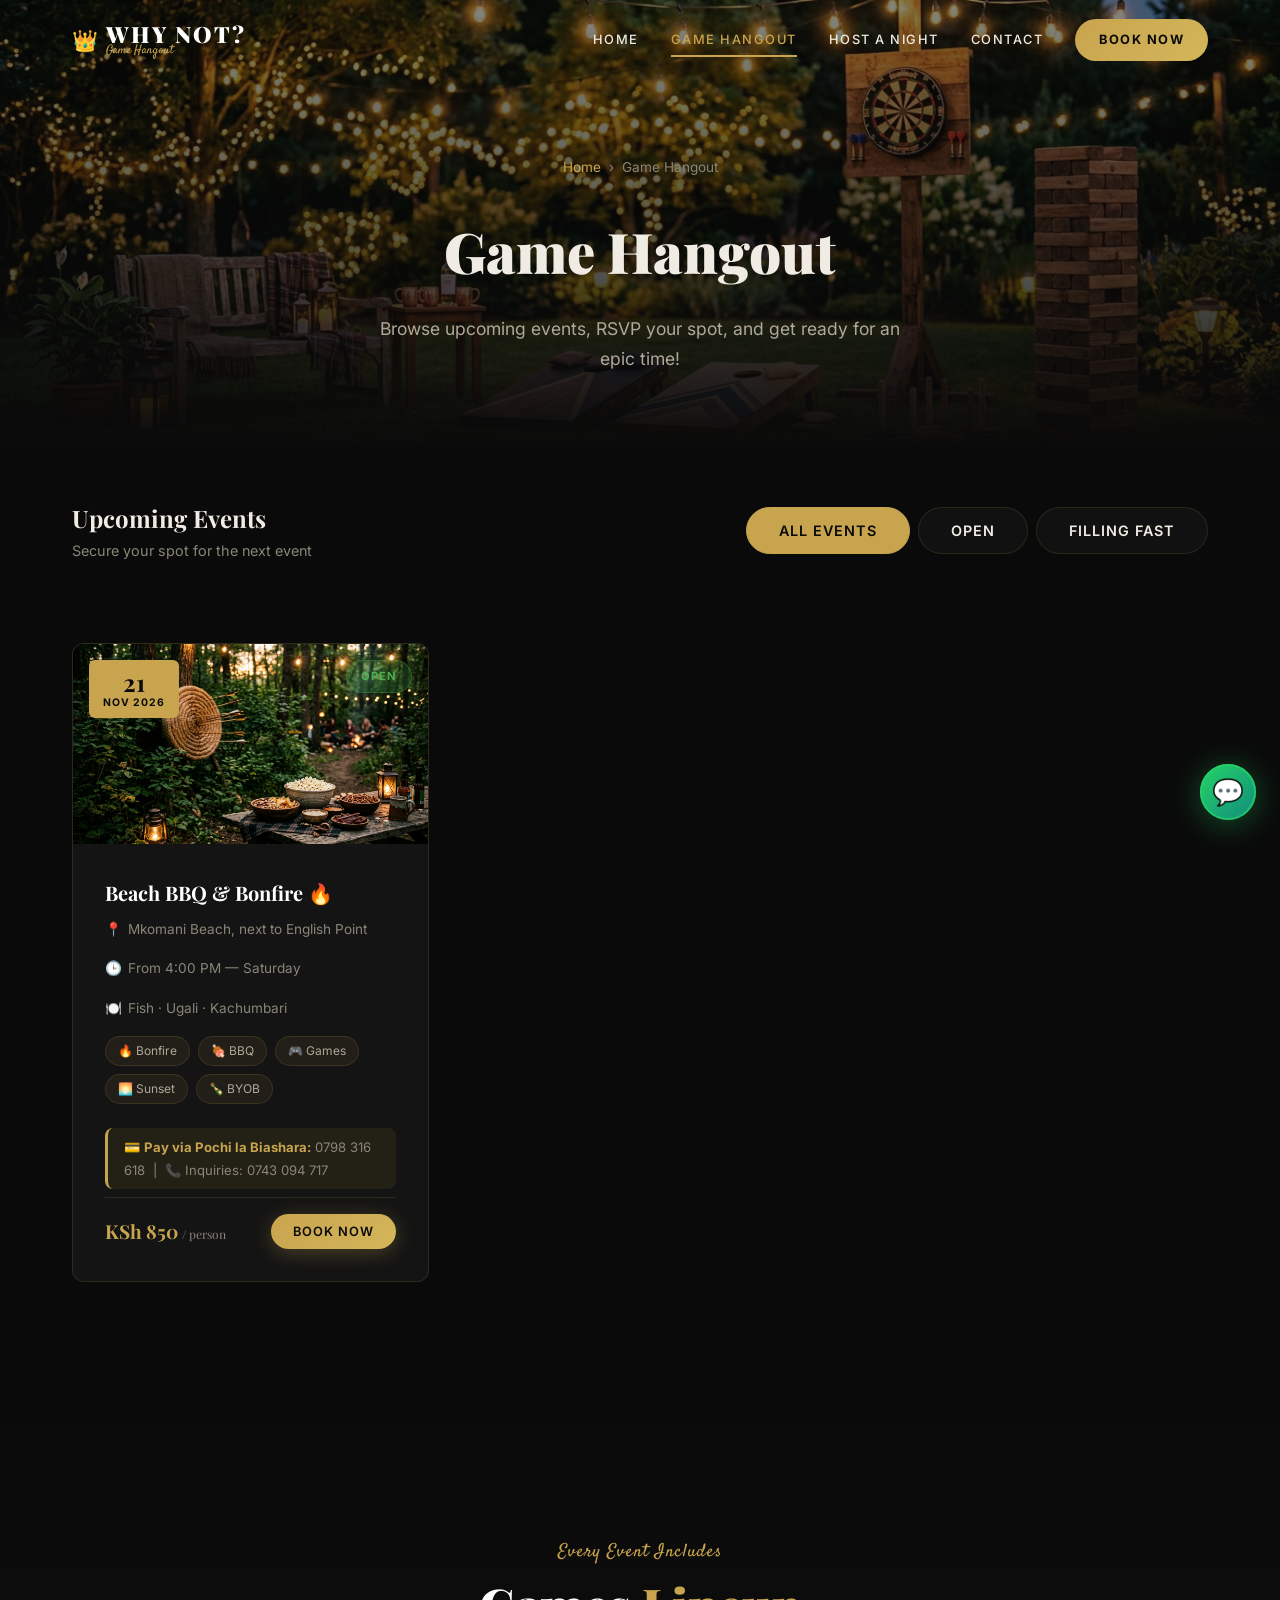
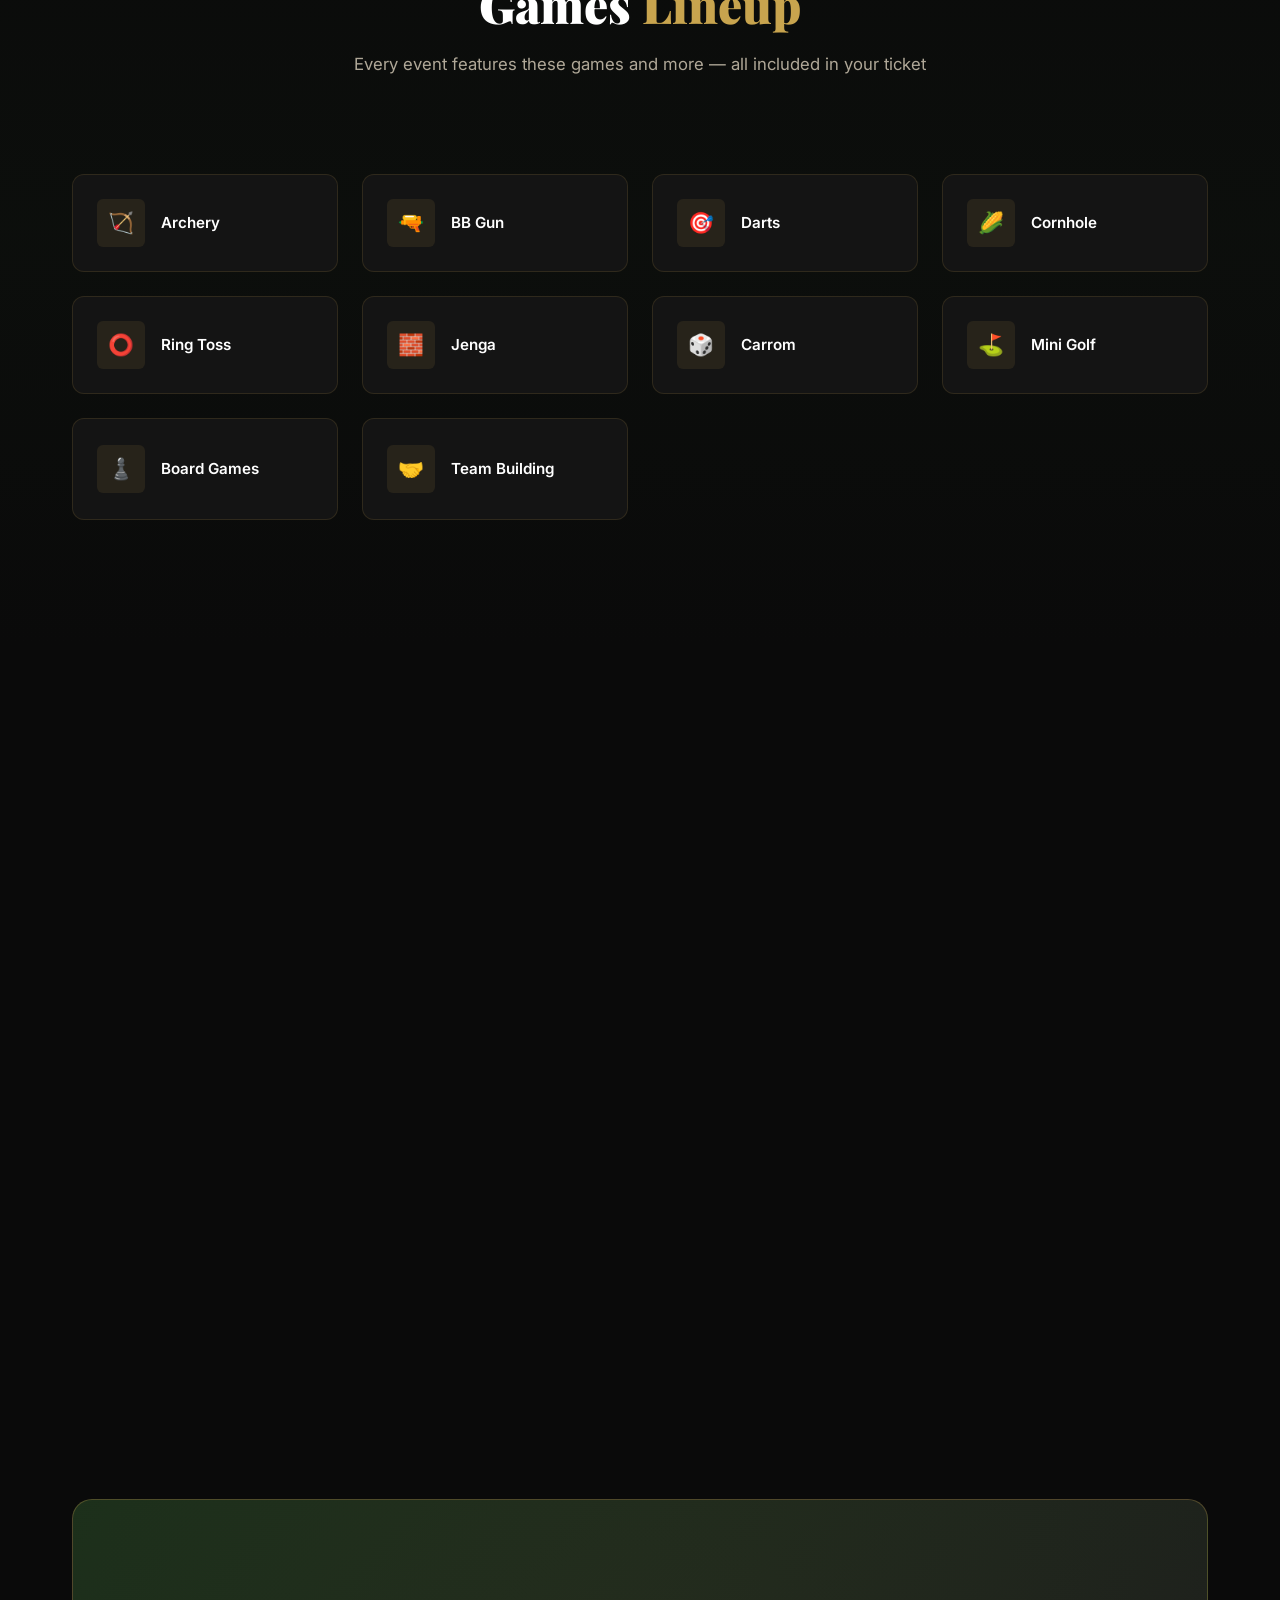
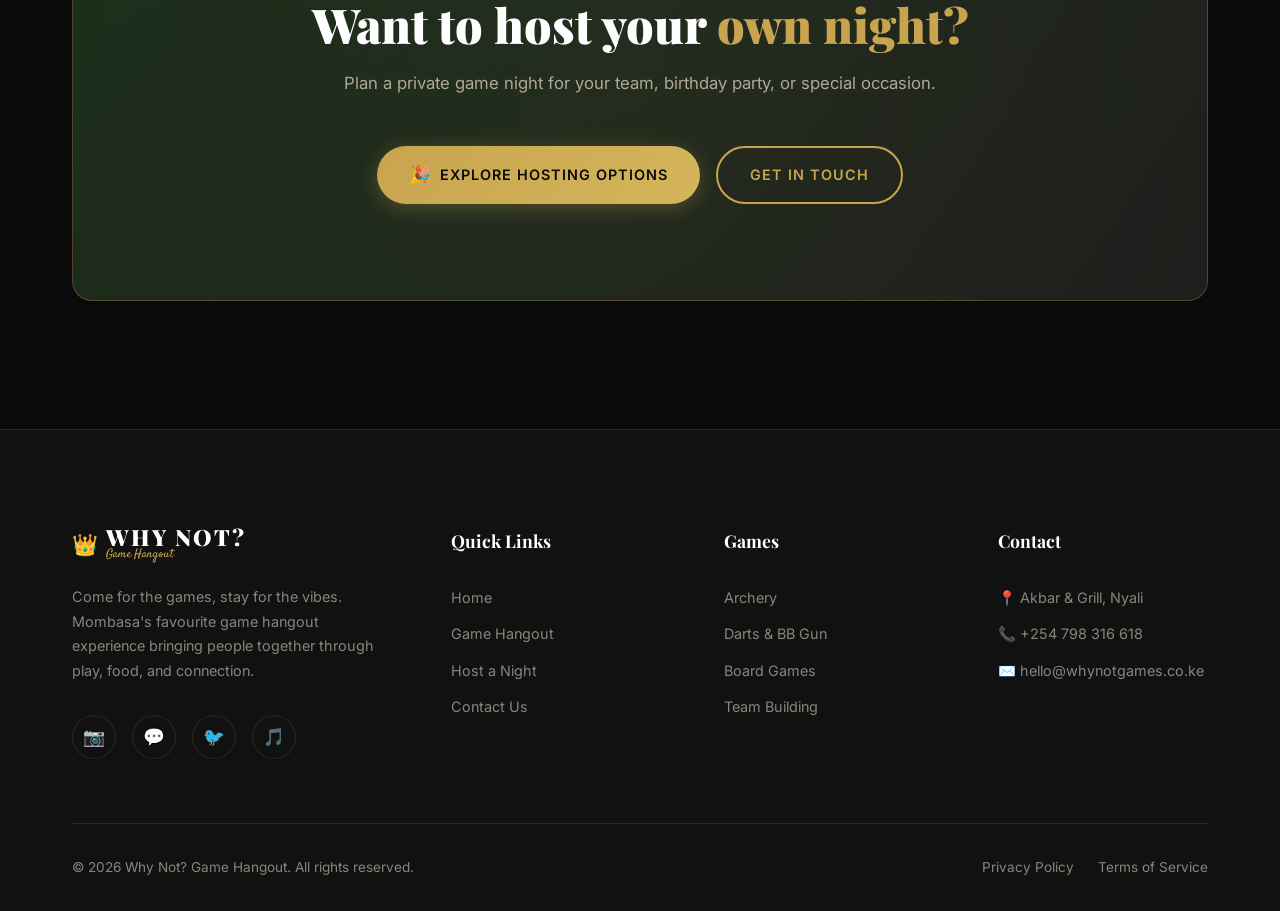
<file: hangout.html>
<!DOCTYPE html>
<html lang="en">
<head>
    <meta charset="UTF-8">
    <meta name="viewport" content="width=device-width, initial-scale=1.0">
    <title>Game Hangout — Upcoming Events | Why Not?</title>
    <meta name="description" content="Browse upcoming Why Not? Game Hangout events in Mombasa. RSVP and book your spot for archery, darts, board games, team building and more at Akbar &amp; Grill, Nyali!">
    <link rel="canonical" href="https://whynotgames.co.ke/hangout">
    <meta property="og:type" content="website">
    <meta property="og:url" content="https://whynotgames.co.ke/hangout">
    <meta property="og:title" content="Game Hangout Events — Book Your Spot | Why Not?">
    <meta property="og:description" content="Upcoming game hangout events in Mombasa. Archery, darts, board games and more — KSh 1,800 per person. RSVP now!">
    <meta property="og:image" content="https://whynotgames.co.ke/images/games-section.jpg">
    <meta property="og:locale" content="en_KE">
    <meta property="og:site_name" content="Why Not? Game Hangout">
    <meta name="twitter:card" content="summary_large_image">
    <meta name="twitter:title" content="Game Hangout Events — Book Your Spot | Why Not?">
    <meta name="twitter:description" content="Upcoming game hangout events in Mombasa. RSVP now for archery, darts, board games and more!">
    <meta name="twitter:image" content="https://whynotgames.co.ke/images/games-section.jpg">
    <link rel="preconnect" href="https://fonts.googleapis.com">
    <link rel="preconnect" href="https://fonts.gstatic.com" crossorigin>
    <link rel="stylesheet" href="styles.css">
    <link rel="icon" href="data:image/svg+xml,<svg xmlns=%22http://www.w3.org/2000/svg%22 viewBox=%220 0 100 100%22><text y=%22.9em%22 font-size=%2290%22>&#x1F451;</text></svg>">
</head>
<body>

    <!-- ===== NAVIGATION ===== -->
    <nav class="navbar scrolled" id="navbar">
        <div class="container">
            <a href="index.html" class="nav-logo">
                <span class="crown">👑</span>
                <div class="logo-text">
                    <span class="logo-main">Why Not?</span>
                    <span class="logo-sub">Game Hangout</span>
                </div>
            </a>
            <div class="nav-links" id="navLinks">
                <a href="index.html">Home</a>
                <a href="hangout.html" class="active">Game Hangout</a>
                <a href="host.html">Host a Night</a>
                <a href="contact.html">Contact</a>
                <a href="hangout.html" class="nav-cta">Book Now</a>
            </div>
            <button class="nav-toggle" id="navToggle" aria-label="Toggle menu">
                <span></span>
                <span></span>
                <span></span>
            </button>
        </div>
    </nav>

    <!-- ===== PAGE HERO ===== -->
    <section class="page-hero">
        <div class="hero-bg">
            <img src="images/games-section.jpg" alt="Outdoor games setup with cornhole, darts, and jenga" loading="lazy" decoding="async">
        </div>
        <div class="hero-overlay"></div>
        <div class="page-hero-content">
            <div class="breadcrumb">
                <a href="index.html">Home</a>
                <span>›</span>
                <span>Game Hangout</span>
            </div>
            <h1 class="page-hero-title">
                Game <span class="accent">Hangout</span>
            </h1>
            <p class="page-hero-subtitle">
                Browse upcoming events, RSVP your spot, and get ready for an epic time!
            </p>
        </div>
    </section>

    <!-- ===== FILTER BAR ===== -->
    <section class="section" style="padding-top: var(--space-2xl); padding-bottom: 0;">
        <div class="container">
            <div style="display: flex; flex-wrap: wrap; align-items: center; justify-content: space-between; gap: var(--space-md); margin-bottom: var(--space-2xl);">
                <div>
                    <h2 style="font-family: var(--font-heading); font-size: 1.5rem; font-weight: 700;">Upcoming Events</h2>
                    <p style="color: var(--clr-text-muted); font-size: 0.9rem;">Secure your spot for the next event</p>
                </div>
                <div style="display: flex; gap: var(--space-sm); flex-wrap: wrap;">
                    <button class="btn btn-dark filter-btn active" data-filter="all" onclick="filterEvents('all', this)">All Events</button>
                    <button class="btn btn-dark filter-btn" data-filter="open" onclick="filterEvents('open', this)">Open</button>
                    <button class="btn btn-dark filter-btn" data-filter="filling" onclick="filterEvents('filling', this)">Filling Fast</button>
                </div>
            </div>
        </div>
    </section>

    <!-- ===== EVENTS GRID ===== -->
    <section class="section" style="padding-top: var(--space-xl);">
        <div class="container">
            <div class="events-grid" id="eventsGrid">

                <!-- Beach BBQ & Bonfire — 21 Nov 2026 -->
                <div class="event-card reveal" data-status="open">
                    <div class="event-card-image">
                        <img src="images/hero-banner.jpg" alt="Beach BBQ & Bonfire at Mkomani Beach">
                        <div class="event-date-badge">
                            <span class="day">21</span>
                            <span class="month">Nov 2026</span>
                        </div>
                        <span class="event-status open">Open</span>
                    </div>
                    <div class="event-card-body">
                        <h3 class="event-card-title">Beach BBQ &amp; Bonfire 🔥</h3>
                        <div class="event-card-details">
                            <div class="event-detail">
                                <span class="icon">📍</span>
                                Mkomani Beach, next to English Point
                            </div>
                            <div class="event-detail">
                                <span class="icon">🕒</span>
                                From 4:00 PM — Saturday
                            </div>
                            <div class="event-detail">
                                <span class="icon">🍽️</span>
                                Fish · Ugali · Kachumbari
                            </div>
                        </div>
                        <div class="event-card-games">
                            <span class="game-tag">🔥 Bonfire</span>
                            <span class="game-tag">🍖 BBQ</span>
                            <span class="game-tag">🎮 Games</span>
                            <span class="game-tag">🌅 Sunset</span>
                            <span class="game-tag">🍾 BYOB</span>
                        </div>
                        <div style="margin: var(--space-sm) 0; padding: var(--space-sm) var(--space-md); background: rgba(212,175,55,0.08); border-radius: 8px; border-left: 3px solid var(--clr-gold); font-size: 0.82rem; color: var(--clr-text-muted);">
                            💳 <strong style="color: var(--clr-gold);">Pay via Pochi la Biashara:</strong> 0798 316 618 &nbsp;|&nbsp; 📞 Inquiries: 0743 094 717
                        </div>
                        <div class="event-card-footer">
                            <div class="card-price">
                                KSh 850 <small>/ person</small>
                            </div>
                            <button class="btn btn-primary" data-modal="rsvpModal" style="padding: 10px 22px; font-size: 0.8rem;">
                                Book Now
                            </button>
                        </div>
                    </div>
                </div>

            </div>

            <!-- No events message (hidden by default) -->
            <div id="noEvents" style="display: none; text-align: center; padding: var(--space-4xl); color: var(--clr-text-muted);">
                <p style="font-size: 3rem; margin-bottom: var(--space-md);">🎮</p>
                <p style="font-size: 1.2rem; margin-bottom: var(--space-sm);">No events found for this filter</p>
                <p style="font-size: 0.9rem;">Try changing the filter or check back later</p>
            </div>
        </div>
    </section>

    <!-- ===== GAMES INCLUDED ===== -->
    <section class="section" style="background: linear-gradient(180deg, var(--clr-black), rgba(26, 46, 26, 0.12), var(--clr-black));">
        <div class="container">
            <div class="section-header">
                <span class="section-label reveal">Every Event Includes</span>
                <h2 class="section-title reveal">Games <span>Lineup</span></h2>
                <p class="section-subtitle reveal">Every event features these games and more — all included in your ticket</p>
            </div>
            <div class="games-grid">
                <div class="game-item reveal"><div class="game-icon">🏹</div><span class="game-name">Archery</span></div>
                <div class="game-item reveal"><div class="game-icon">🔫</div><span class="game-name">BB Gun</span></div>
                <div class="game-item reveal"><div class="game-icon">🎯</div><span class="game-name">Darts</span></div>
                <div class="game-item reveal"><div class="game-icon">🌽</div><span class="game-name">Cornhole</span></div>
                <div class="game-item reveal"><div class="game-icon">⭕</div><span class="game-name">Ring Toss</span></div>
                <div class="game-item reveal"><div class="game-icon">🧱</div><span class="game-name">Jenga</span></div>
                <div class="game-item reveal"><div class="game-icon">🎲</div><span class="game-name">Carrom</span></div>
                <div class="game-item reveal"><div class="game-icon">⛳</div><span class="game-name">Mini Golf</span></div>
                <div class="game-item reveal"><div class="game-icon">♟️</div><span class="game-name">Board Games</span></div>
                <div class="game-item reveal"><div class="game-icon">🤝</div><span class="game-name">Team Building</span></div>
                <div class="game-item reveal"><div class="game-icon">🐍</div><span class="game-name">Large Snakes & Ladders</span></div>
                <div class="game-item reveal"><div class="game-icon">✨</div><span class="game-name">Surprise Games</span></div>
            </div>
        </div>
    </section>

    <!-- ===== WHAT TO EXPECT ===== -->
    <section class="section">
        <div class="container">
            <div class="section-header">
                <span class="section-label reveal">Good to Know</span>
                <h2 class="section-title reveal">What to <span>Expect</span></h2>
            </div>
            <div class="stats-grid reveal">
                <div class="stat-card">
                    <span class="stat-icon">🍿</span>
                    <h3 style="font-family: var(--font-heading); color: var(--clr-gold); font-size: 1.1rem; margin-bottom: var(--space-sm);">Food & Snacks</h3>
                    <p style="color: var(--clr-text-muted); font-size: 0.85rem;">Delicious bites and refreshments included with your ticket</p>
                </div>
                <div class="stat-card">
                    <span class="stat-icon">🚫</span>
                    <h3 style="font-family: var(--font-heading); color: var(--clr-gold); font-size: 1.1rem; margin-bottom: var(--space-sm);">No Alcohol</h3>
                    <p style="color: var(--clr-text-muted); font-size: 0.85rem;">Family-friendly environment — soft drinks & juices available</p>
                </div>
                <div class="stat-card">
                    <span class="stat-icon">👕</span>
                    <h3 style="font-family: var(--font-heading); color: var(--clr-gold); font-size: 1.1rem; margin-bottom: var(--space-sm);">Dress Casual</h3>
                    <p style="color: var(--clr-text-muted); font-size: 0.85rem;">Comfortable clothes and shoes — some games are outdoors</p>
                </div>
                <div class="stat-card">
                    <span class="stat-icon">📸</span>
                    <h3 style="font-family: var(--font-heading); color: var(--clr-gold); font-size: 1.1rem; margin-bottom: var(--space-sm);">Photo Moments</h3>
                    <p style="color: var(--clr-text-muted); font-size: 0.85rem;">Plenty of photo-worthy moments — bring your camera!</p>
                </div>
            </div>
        </div>
    </section>

    <!-- ===== CTA ===== -->
    <section class="section">
        <div class="container">
            <div class="cta-banner reveal">
                <h2 class="section-title">Want to host your <span>own night?</span></h2>
                <p class="section-subtitle">
                    Plan a private game night for your team, birthday party, or special occasion.
                </p>
                <div class="cta-actions">
                    <a href="host.html" class="btn btn-primary">
                        <span class="btn-icon">🎉</span>
                        Explore Hosting Options
                    </a>
                    <a href="contact.html" class="btn btn-secondary">
                        Get in Touch
                    </a>
                </div>
            </div>
        </div>
    </section>

    <!-- ===== RSVP MODAL ===== -->
    <div class="modal-overlay" id="rsvpModal">
        <div class="modal">
            <button class="modal-close">✕</button>
            <h3 class="modal-title">RSVP / Book Your Spot</h3>
            <p class="modal-subtitle">Fill in your details and we'll confirm your reservation</p>
            <form data-form="rsvp">
                <div class="form-row">
                    <div class="form-group">
                        <label class="form-label" for="rsvp-name">Full Name *</label>
                        <input type="text" id="rsvp-name" name="name" class="form-input" placeholder="Your full name" required>
                    </div>
                    <div class="form-group">
                        <label class="form-label" for="rsvp-phone">Phone Number *</label>
                        <input type="tel" id="rsvp-phone" name="phone" class="form-input" placeholder="+254 7XX XXX XXX" required>
                    </div>
                </div>
                <div class="form-group">
                    <label class="form-label" for="rsvp-email">Email Address</label>
                    <input type="email" id="rsvp-email" name="email" class="form-input" placeholder="your@email.com">
                </div>
                <div class="form-row">
                    <div class="form-group">
                        <label class="form-label" for="rsvp-guests">Number of Guests *</label>
                        <select id="rsvp-guests" name="guests" class="form-select" required>
                            <option value="">Select</option>
                            <option value="1">1 Person</option>
                            <option value="2">2 People</option>
                            <option value="3">3 People</option>
                            <option value="4">4 People</option>
                            <option value="5">5 People</option>
                            <option value="6-10">6-10 People</option>
                            <option value="10+">10+ People</option>
                        </select>
                    </div>
                    <div class="form-group">
                        <label class="form-label" for="rsvp-event">Select Event *</label>
                        <select id="rsvp-event" name="event" class="form-select" required>
                            <option value="">Choose event</option>
                            <option value="nov-21-bbq">Nov 21 — Beach BBQ &amp; Bonfire</option>
                        </select>
                    </div>
                </div>
                <div class="form-group">
                    <label class="form-label" for="rsvp-notes">Special Requests (optional)</label>
                    <textarea id="rsvp-notes" name="notes" class="form-textarea" placeholder="Any dietary requirements, special occasions, etc." rows="3"></textarea>
                </div>
                <button type="submit" class="btn btn-primary" style="width: 100%; justify-content: center;">
                    <span class="btn-icon">🎟️</span>
                    Confirm RSVP
                </button>
                <div style="text-align: center; margin-top: 14px; font-size: 0.85rem; color: var(--clr-gray-300);">
                    Prefer to message directly? <a href="https://wa.me/254798316618?text=Hi%20Why%20Not%3F%20I%27d%20like%20to%20RSVP%20for%20an%20upcoming%20Game%20Hangout!" target="_blank" rel="noopener noreferrer" style="color: var(--clr-gold); font-weight: 600; text-decoration: underline;">Chat on WhatsApp 💬</a>
                </div>
            </form>
        </div>
    </div>

    <!-- ===== FOOTER ===== -->
    <footer class="footer">
        <div class="container">
            <div class="footer-grid">
                <div class="footer-brand">
                    <a href="index.html" class="nav-logo">
                        <span class="crown">👑</span>
                        <div class="logo-text">
                            <span class="logo-main">Why Not?</span>
                            <span class="logo-sub">Game Hangout</span>
                        </div>
                    </a>
                    <p>
                        Come for the games, stay for the vibes. Mombasa's favourite game hangout 
                        experience bringing people together through play, food, and connection.
                    </p>
                    <div class="contact-socials">
                        <a href="https://www.instagram.com/whynotgames" class="social-link" aria-label="Instagram" target="_blank" rel="noopener noreferrer">📷</a>
                        <a href="https://wa.me/254798316618" class="social-link" aria-label="WhatsApp" target="_blank" rel="noopener noreferrer">💬</a>
                        <a href="https://twitter.com/whynotgames" class="social-link" aria-label="Twitter" target="_blank" rel="noopener noreferrer">🐦</a>
                        <a href="https://www.tiktok.com/@whynotgames" class="social-link" aria-label="TikTok" target="_blank" rel="noopener noreferrer">🎵</a>
                    </div>
                </div>
                <div>
                    <h4 class="footer-title">Quick Links</h4>
                    <div class="footer-links">
                        <a href="index.html">Home</a>
                        <a href="hangout.html">Game Hangout</a>
                        <a href="host.html">Host a Night</a>
                        <a href="contact.html">Contact Us</a>
                    </div>
                </div>
                <div>
                    <h4 class="footer-title">Games</h4>
                    <div class="footer-links">
                        <a href="hangout.html">Archery</a>
                        <a href="hangout.html">Darts & BB Gun</a>
                        <a href="hangout.html">Board Games</a>
                        <a href="hangout.html">Team Building</a>
                    </div>
                </div>
                <div>
                    <h4 class="footer-title">Contact</h4>
                    <div class="footer-links">
                        <a href="contact.html">📍 Akbar & Grill, Nyali</a>
                        <a href="tel:+254798316618">📞 +254 798 316 618</a>
                        <a href="mailto:hello@whynotgames.co.ke">✉️ hello@whynotgames.co.ke</a>
                    </div>
                </div>
            </div>
            <div class="footer-bottom">
                <p>© 2026 Why Not? Game Hangout. All rights reserved.</p>
                <div class="footer-bottom-links">
                    <a href="privacy.html">Privacy Policy</a>
                    <a href="terms.html">Terms of Service</a>
                </div>
            </div>
        </div>
    </footer>

    <!-- Floating WhatsApp Button -->
    <a href="https://wa.me/254798316618?text=Hi%20Why%20Not%3F%20I%27d%20like%20to%20find%20out%20more%20about%20your%20Game%20Hangout%20events!" 
       class="whatsapp-float" 
       target="_blank" 
       rel="noopener noreferrer"
       aria-label="Chat with us on WhatsApp">
        <span class="whatsapp-float-label">Book on WhatsApp</span>
        <div class="whatsapp-float-btn">💬</div>
    </a>
    <!-- Back to Top -->
    <button class="back-to-top" aria-label="Back to top">↑</button>

    <script src="main.js?v=5"></script>
    <script>
        function filterEvents(status, btn) {
            const cards = document.querySelectorAll('.event-card');
            const noEvents = document.getElementById('noEvents');
            let visibleCount = 0;

            // Update active filter button
            document.querySelectorAll('.filter-btn').forEach(b => {
                b.classList.remove('active');
                b.style.background = '';
                b.style.borderColor = '';
                b.style.color = '';
            });
            btn.classList.add('active');
            btn.style.background = 'var(--clr-gold)';
            btn.style.borderColor = 'var(--clr-gold)';
            btn.style.color = 'var(--clr-black)';

            cards.forEach(card => {
                const cardStatus = card.getAttribute('data-status');
                if (status === 'all' || cardStatus === status) {
                    card.style.display = '';
                    visibleCount++;
                } else {
                    card.style.display = 'none';
                }
            });

            noEvents.style.display = visibleCount === 0 ? 'block' : 'none';
        }

        // Set initial active state
        document.addEventListener('DOMContentLoaded', () => {
            const activeBtn = document.querySelector('.filter-btn.active');
            if (activeBtn) {
                activeBtn.style.background = 'var(--clr-gold)';
                activeBtn.style.borderColor = 'var(--clr-gold)';
                activeBtn.style.color = 'var(--clr-black)';
            }
        });
    </script>
</body>
</html>
</file>
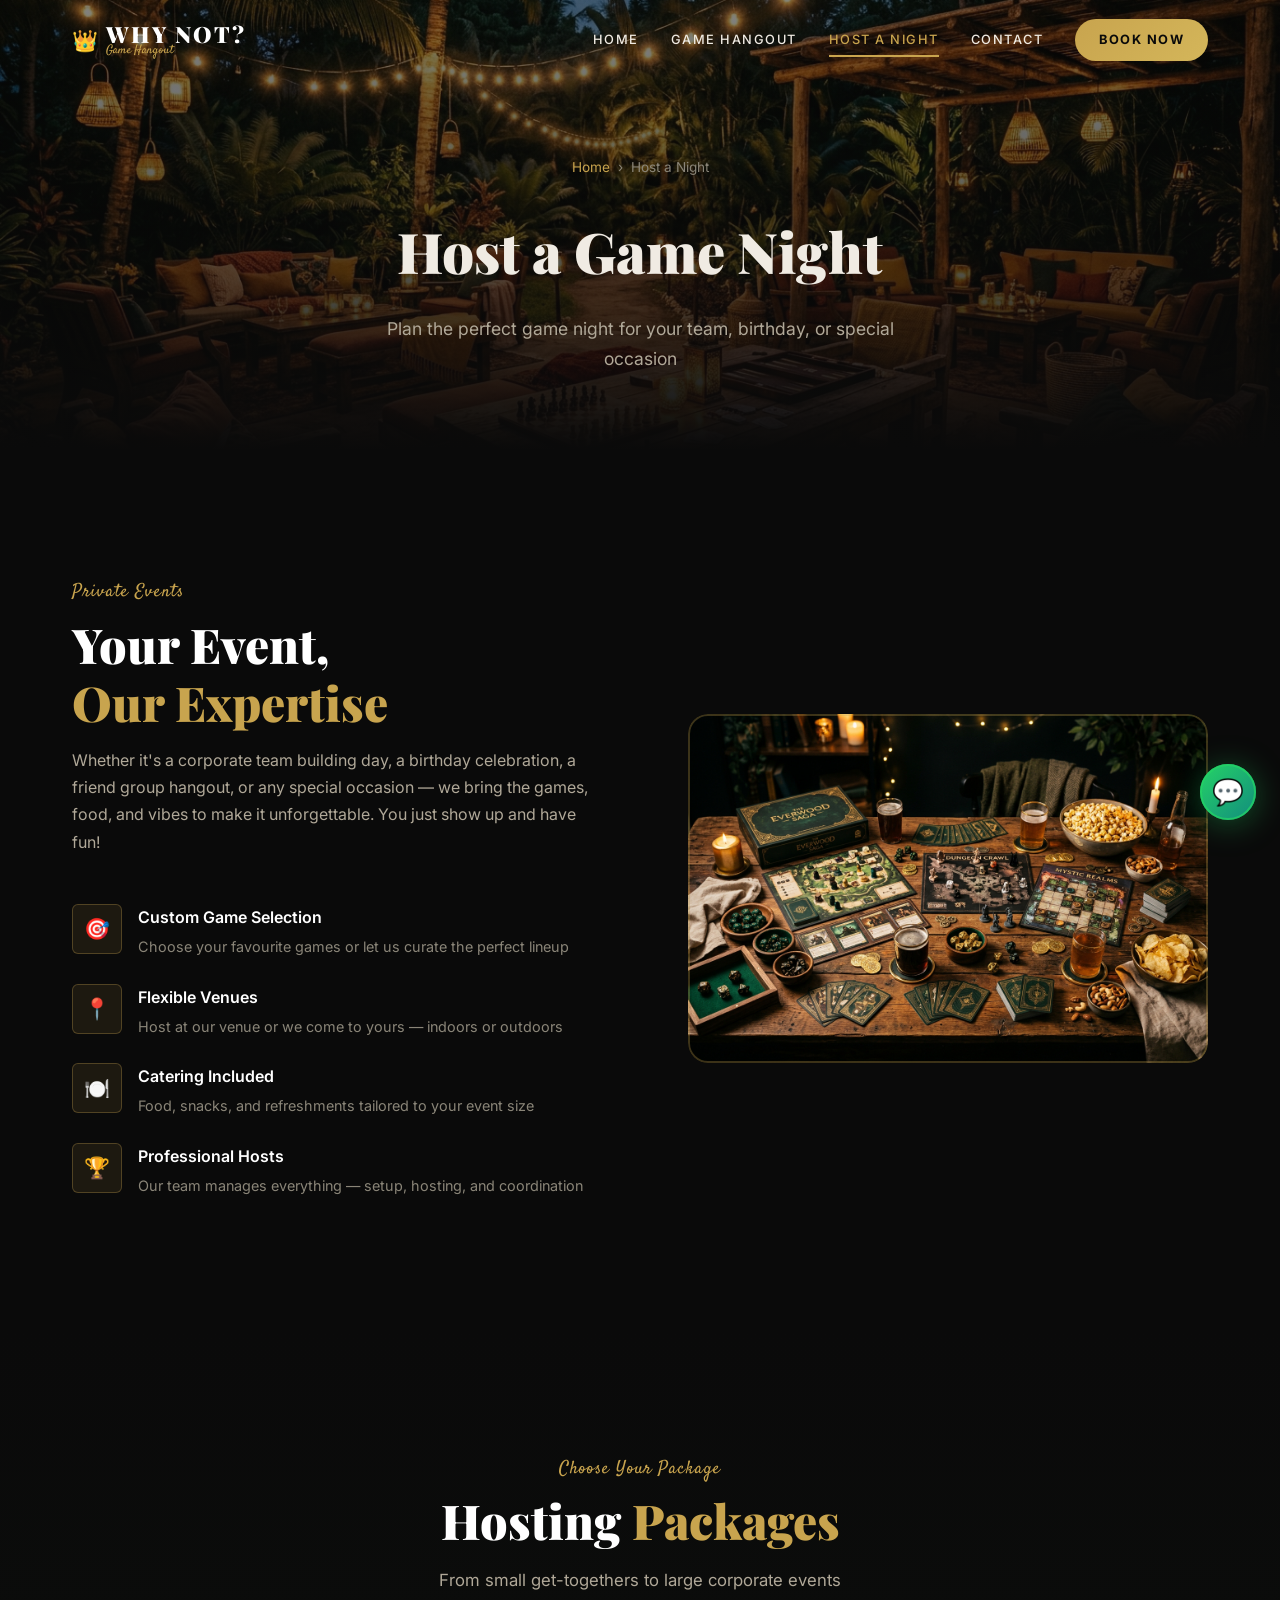
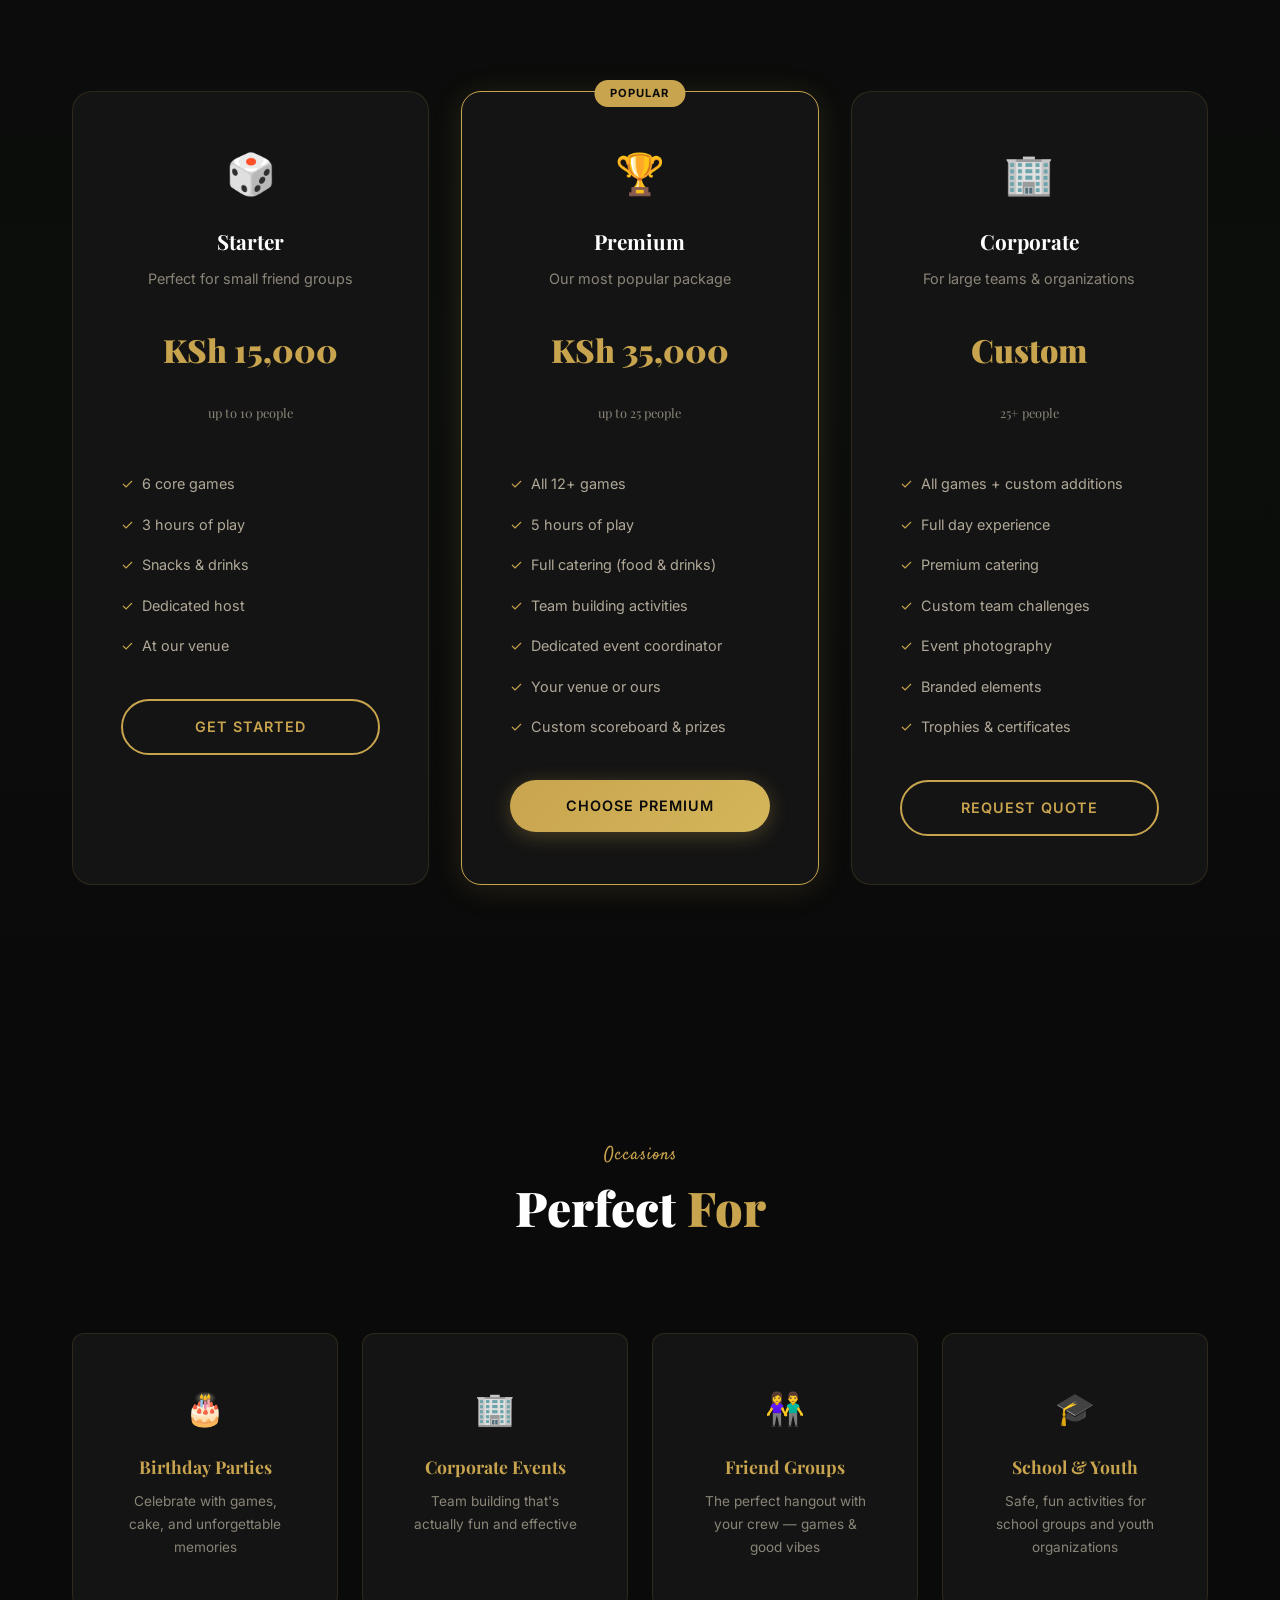
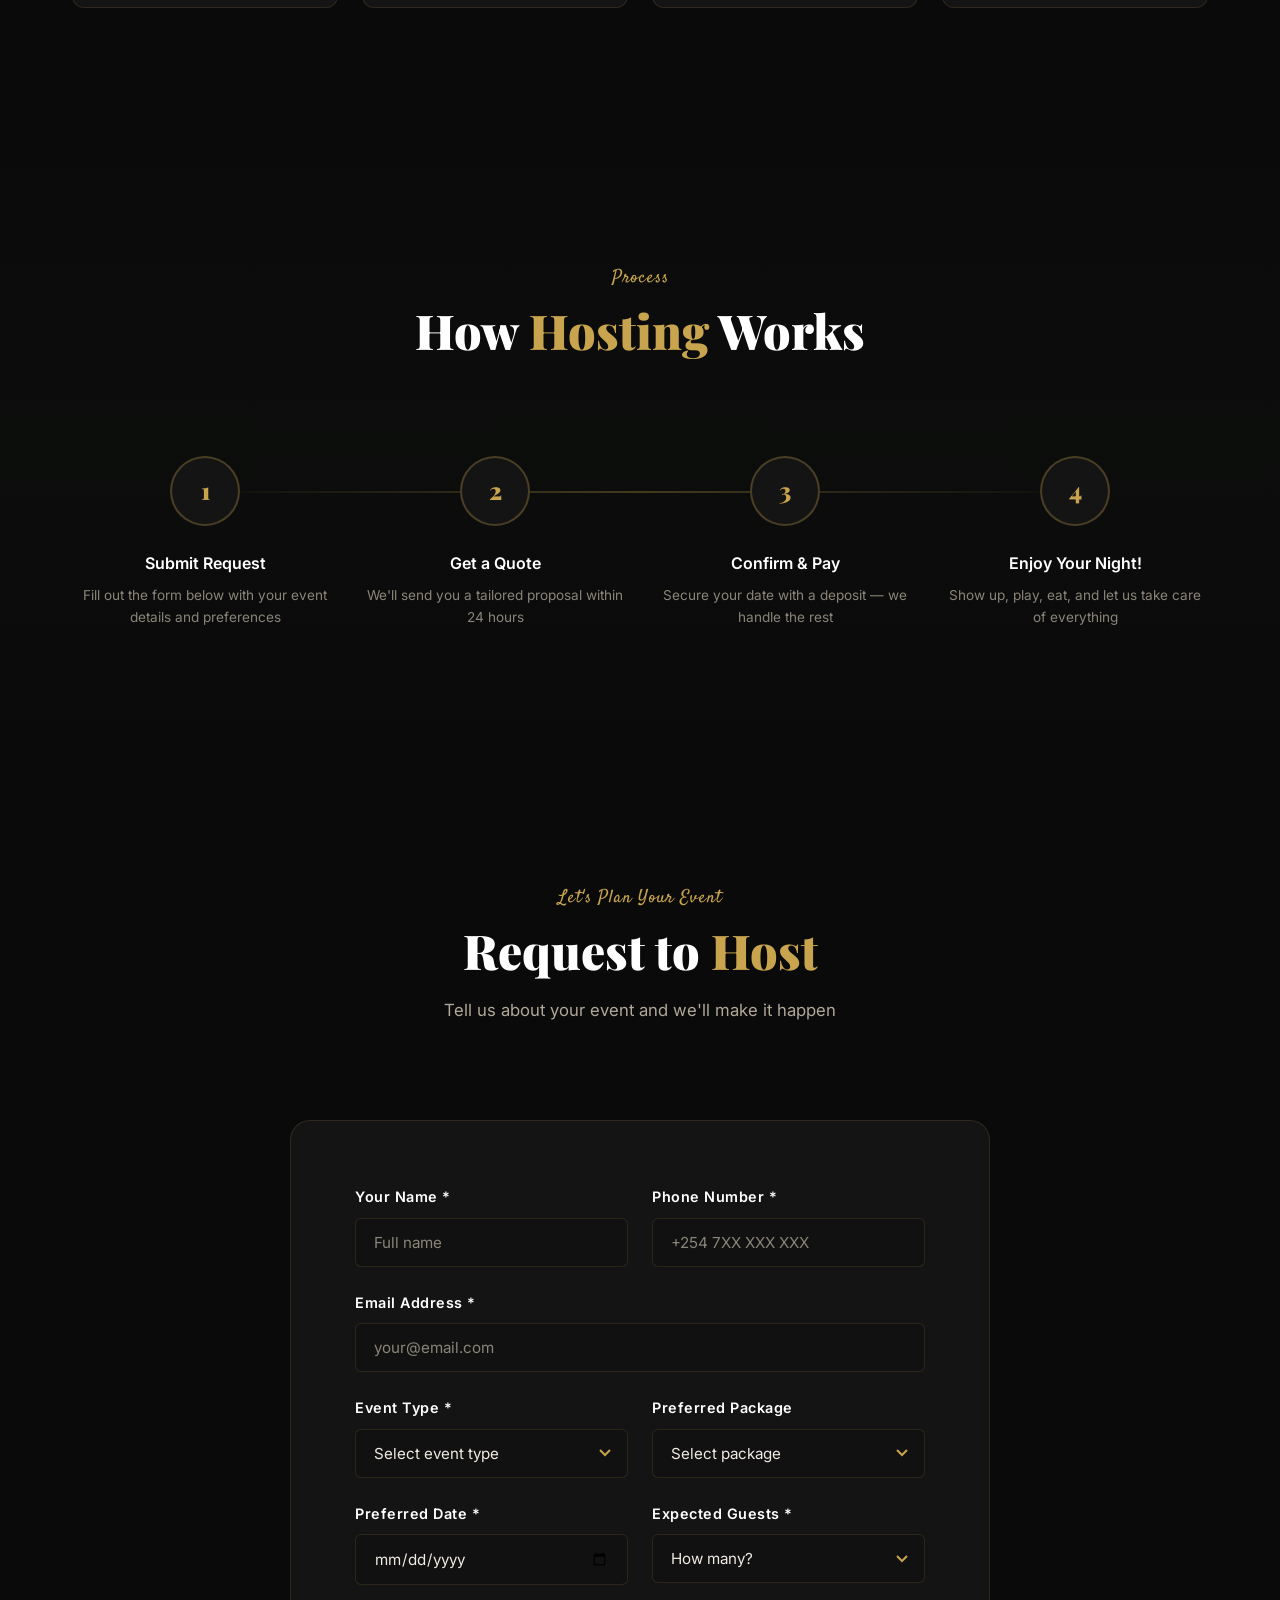
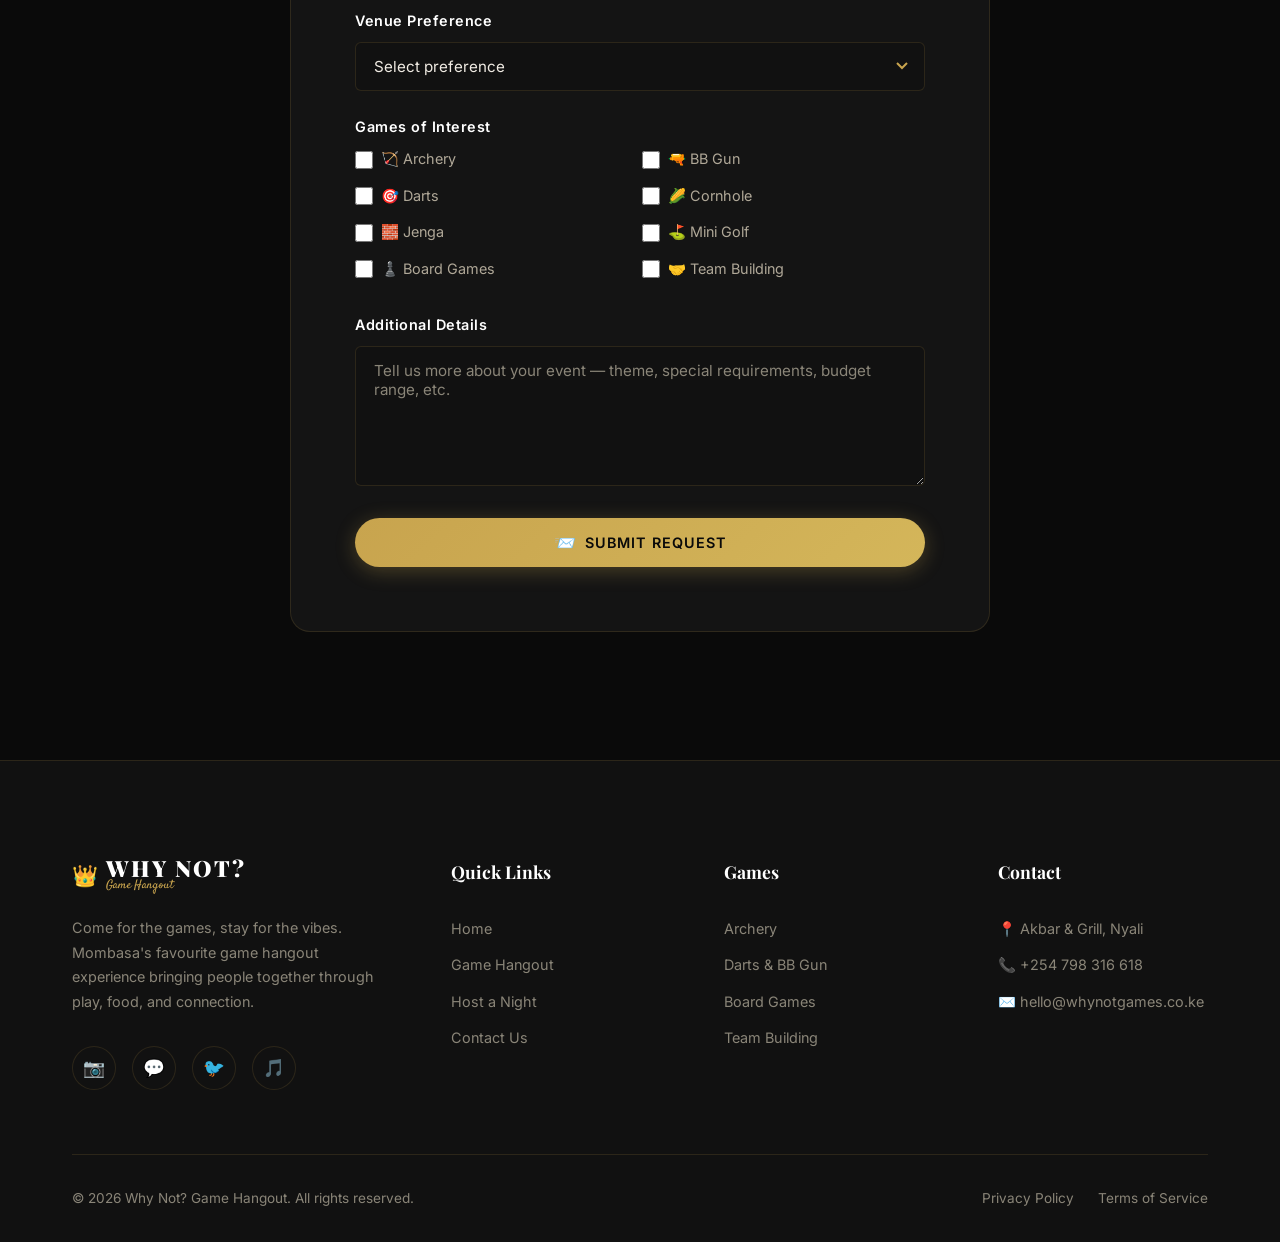
<file: host.html>
<!DOCTYPE html>
<html lang="en">
<head>
    <meta charset="UTF-8">
    <meta name="viewport" content="width=device-width, initial-scale=1.0">
    <title>Host a Game Night — Private Events &amp; Packages | Why Not?</title>
    <meta name="description" content="Host your own game night with Why Not? Perfect for birthdays, corporate events, team building, and private gatherings in Mombasa. Custom packages from KSh 15,000.">
    <link rel="canonical" href="https://whynotgames.co.ke/host">
    <meta property="og:type" content="website">
    <meta property="og:url" content="https://whynotgames.co.ke/host">
    <meta property="og:title" content="Host a Game Night — Private Events &amp; Packages | Why Not?">
    <meta property="og:description" content="Custom game night packages for birthdays, team building, and private events in Mombasa. From KSh 15,000 for groups of 10+.">
    <meta property="og:image" content="https://whynotgames.co.ke/images/host-event.jpg">
    <meta property="og:locale" content="en_KE">
    <meta property="og:site_name" content="Why Not? Game Hangout">
    <meta name="twitter:card" content="summary_large_image">
    <meta name="twitter:title" content="Host a Game Night — Private Events | Why Not?">
    <meta name="twitter:description" content="Custom game night packages for birthdays, team building, and corporate events in Mombasa.">
    <meta name="twitter:image" content="https://whynotgames.co.ke/images/host-event.jpg">
    <link rel="preconnect" href="https://fonts.googleapis.com">
    <link rel="preconnect" href="https://fonts.gstatic.com" crossorigin>
    <link rel="stylesheet" href="styles.css">
    <link rel="icon" href="data:image/svg+xml,<svg xmlns=%22http://www.w3.org/2000/svg%22 viewBox=%220 0 100 100%22><text y=%22.9em%22 font-size=%2290%22>&#x1F451;</text></svg>">
</head>
<body>

    <!-- ===== NAVIGATION ===== -->
    <nav class="navbar scrolled" id="navbar">
        <div class="container">
            <a href="index.html" class="nav-logo">
                <span class="crown">👑</span>
                <div class="logo-text">
                    <span class="logo-main">Why Not?</span>
                    <span class="logo-sub">Game Hangout</span>
                </div>
            </a>
            <div class="nav-links" id="navLinks">
                <a href="index.html">Home</a>
                <a href="hangout.html">Game Hangout</a>
                <a href="host.html" class="active">Host a Night</a>
                <a href="contact.html">Contact</a>
                <a href="hangout.html" class="nav-cta">Book Now</a>
            </div>
            <button class="nav-toggle" id="navToggle" aria-label="Toggle menu">
                <span></span>
                <span></span>
                <span></span>
            </button>
        </div>
    </nav>

    <!-- ===== PAGE HERO ===== -->
    <section class="page-hero">
        <div class="hero-bg">
            <img src="images/host-event.jpg" alt="Cozy outdoor event space set up for a private game night" loading="lazy" decoding="async">
        </div>
        <div class="hero-overlay"></div>
        <div class="page-hero-content">
            <div class="breadcrumb">
                <a href="index.html">Home</a>
                <span>›</span>
                <span>Host a Night</span>
            </div>
            <h1 class="page-hero-title">
                Host a Game <span class="accent">Night</span>
            </h1>
            <p class="page-hero-subtitle">
                Plan the perfect game night for your team, birthday, or special occasion
            </p>
        </div>
    </section>

    <!-- ===== WHY HOST WITH US ===== -->
    <section class="section">
        <div class="container">
            <div class="about-grid">
                <div class="about-content">
                    <span class="section-label reveal">Private Events</span>
                    <h2 class="section-title reveal">
                        Your Event, <br><span>Our Expertise</span>
                    </h2>
                    <p class="reveal" style="color: var(--clr-text-secondary); margin-bottom: var(--space-lg);">
                        Whether it's a corporate team building day, a birthday celebration, a friend group hangout, 
                        or any special occasion — we bring the games, food, and vibes to make it unforgettable. 
                        You just show up and have fun!
                    </p>
                    <div class="about-features">
                        <div class="about-feature reveal">
                            <div class="about-feature-icon">🎯</div>
                            <div>
                                <h4>Custom Game Selection</h4>
                                <p>Choose your favourite games or let us curate the perfect lineup</p>
                            </div>
                        </div>
                        <div class="about-feature reveal">
                            <div class="about-feature-icon">📍</div>
                            <div>
                                <h4>Flexible Venues</h4>
                                <p>Host at our venue or we come to yours — indoors or outdoors</p>
                            </div>
                        </div>
                        <div class="about-feature reveal">
                            <div class="about-feature-icon">🍽️</div>
                            <div>
                                <h4>Catering Included</h4>
                                <p>Food, snacks, and refreshments tailored to your event size</p>
                            </div>
                        </div>
                        <div class="about-feature reveal">
                            <div class="about-feature-icon">🏆</div>
                            <div>
                                <h4>Professional Hosts</h4>
                                <p>Our team manages everything — setup, hosting, and coordination</p>
                            </div>
                        </div>
                    </div>
                </div>
                <div class="about-image reveal">
                    <img src="images/about-section.jpg" alt="Game night table setup with board games" loading="lazy" decoding="async">
                </div>
            </div>
        </div>
    </section>

    <!-- ===== PACKAGES ===== -->
    <section class="section" id="packages" style="background: linear-gradient(180deg, var(--clr-black), rgba(26, 46, 26, 0.12), var(--clr-black));">
        <div class="container">
            <div class="section-header">
                <span class="section-label reveal">Choose Your Package</span>
                <h2 class="section-title reveal">Hosting <span>Packages</span></h2>
                <p class="section-subtitle reveal">From small get-togethers to large corporate events</p>
            </div>
            <div class="packages-grid">
                <!-- Starter Package -->
                <div class="package-card reveal">
                    <div class="package-icon">🎲</div>
                    <h3 class="package-name">Starter</h3>
                    <p class="package-desc">Perfect for small friend groups</p>
                    <div class="package-price">
                        KSh 15,000 <br><small>up to 10 people</small>
                    </div>
                    <ul class="package-features">
                        <li><span class="check">✓</span> 6 core games</li>
                        <li><span class="check">✓</span> 3 hours of play</li>
                        <li><span class="check">✓</span> Snacks & drinks</li>
                        <li><span class="check">✓</span> Dedicated host</li>
                        <li><span class="check">✓</span> At our venue</li>
                    </ul>
                    <a href="#hostForm" class="btn btn-secondary" style="width: 100%; justify-content: center;">
                        Get Started
                    </a>
                </div>

                <!-- Premium Package -->
                <div class="package-card featured reveal">
                    <div class="package-icon">🏆</div>
                    <h3 class="package-name">Premium</h3>
                    <p class="package-desc">Our most popular package</p>
                    <div class="package-price">
                        KSh 35,000 <br><small>up to 25 people</small>
                    </div>
                    <ul class="package-features">
                        <li><span class="check">✓</span> All 12+ games</li>
                        <li><span class="check">✓</span> 5 hours of play</li>
                        <li><span class="check">✓</span> Full catering (food & drinks)</li>
                        <li><span class="check">✓</span> Team building activities</li>
                        <li><span class="check">✓</span> Dedicated event coordinator</li>
                        <li><span class="check">✓</span> Your venue or ours</li>
                        <li><span class="check">✓</span> Custom scoreboard & prizes</li>
                    </ul>
                    <a href="#hostForm" class="btn btn-primary" style="width: 100%; justify-content: center;">
                        Choose Premium
                    </a>
                </div>

                <!-- Corporate Package -->
                <div class="package-card reveal">
                    <div class="package-icon">🏢</div>
                    <h3 class="package-name">Corporate</h3>
                    <p class="package-desc">For large teams & organizations</p>
                    <div class="package-price">
                        Custom <br><small>25+ people</small>
                    </div>
                    <ul class="package-features">
                        <li><span class="check">✓</span> All games + custom additions</li>
                        <li><span class="check">✓</span> Full day experience</li>
                        <li><span class="check">✓</span> Premium catering</li>
                        <li><span class="check">✓</span> Custom team challenges</li>
                        <li><span class="check">✓</span> Event photography</li>
                        <li><span class="check">✓</span> Branded elements</li>
                        <li><span class="check">✓</span> Trophies & certificates</li>
                    </ul>
                    <a href="#hostForm" class="btn btn-secondary" style="width: 100%; justify-content: center;">
                        Request Quote
                    </a>
                </div>
            </div>
        </div>
    </section>

    <!-- ===== PERFECT FOR ===== -->
    <section class="section">
        <div class="container">
            <div class="section-header">
                <span class="section-label reveal">Occasions</span>
                <h2 class="section-title reveal">Perfect <span>For</span></h2>
            </div>
            <div class="stats-grid reveal">
                <div class="stat-card">
                    <span class="stat-icon">🎂</span>
                    <h3 style="font-family: var(--font-heading); color: var(--clr-gold); font-size: 1.1rem; margin-bottom: var(--space-sm);">Birthday Parties</h3>
                    <p style="color: var(--clr-text-muted); font-size: 0.85rem;">Celebrate with games, cake, and unforgettable memories</p>
                </div>
                <div class="stat-card">
                    <span class="stat-icon">🏢</span>
                    <h3 style="font-family: var(--font-heading); color: var(--clr-gold); font-size: 1.1rem; margin-bottom: var(--space-sm);">Corporate Events</h3>
                    <p style="color: var(--clr-text-muted); font-size: 0.85rem;">Team building that's actually fun and effective</p>
                </div>
                <div class="stat-card">
                    <span class="stat-icon">👫</span>
                    <h3 style="font-family: var(--font-heading); color: var(--clr-gold); font-size: 1.1rem; margin-bottom: var(--space-sm);">Friend Groups</h3>
                    <p style="color: var(--clr-text-muted); font-size: 0.85rem;">The perfect hangout with your crew — games & good vibes</p>
                </div>
                <div class="stat-card">
                    <span class="stat-icon">🎓</span>
                    <h3 style="font-family: var(--font-heading); color: var(--clr-gold); font-size: 1.1rem; margin-bottom: var(--space-sm);">School & Youth</h3>
                    <p style="color: var(--clr-text-muted); font-size: 0.85rem;">Safe, fun activities for school groups and youth organizations</p>
                </div>
            </div>
        </div>
    </section>

    <!-- ===== HOW IT WORKS ===== -->
    <section class="section" style="background: linear-gradient(180deg, var(--clr-black), rgba(26, 46, 26, 0.08), var(--clr-black));">
        <div class="container">
            <div class="section-header">
                <span class="section-label reveal">Process</span>
                <h2 class="section-title reveal">How <span>Hosting</span> Works</h2>
            </div>
            <div class="steps-grid">
                <div class="step-card reveal">
                    <div class="step-number">1</div>
                    <h3 class="step-title">Submit Request</h3>
                    <p class="step-desc">Fill out the form below with your event details and preferences</p>
                </div>
                <div class="step-card reveal">
                    <div class="step-number">2</div>
                    <h3 class="step-title">Get a Quote</h3>
                    <p class="step-desc">We'll send you a tailored proposal within 24 hours</p>
                </div>
                <div class="step-card reveal">
                    <div class="step-number">3</div>
                    <h3 class="step-title">Confirm & Pay</h3>
                    <p class="step-desc">Secure your date with a deposit — we handle the rest</p>
                </div>
                <div class="step-card reveal">
                    <div class="step-number">4</div>
                    <h3 class="step-title">Enjoy Your Night!</h3>
                    <p class="step-desc">Show up, play, eat, and let us take care of everything</p>
                </div>
            </div>
        </div>
    </section>

    <!-- ===== HOST REQUEST FORM ===== -->
    <section class="section" id="hostForm">
        <div class="container">
            <div class="section-header">
                <span class="section-label reveal">Let's Plan Your Event</span>
                <h2 class="section-title reveal">Request to <span>Host</span></h2>
                <p class="section-subtitle reveal">Tell us about your event and we'll make it happen</p>
            </div>
            <div style="max-width: 700px; margin: 0 auto;">
                <div class="contact-form-card reveal">
                    <form data-form="host">
                        <div class="form-row">
                            <div class="form-group">
                                <label class="form-label" for="host-name">Your Name *</label>
                                <input type="text" id="host-name" name="name" class="form-input" placeholder="Full name" required>
                            </div>
                            <div class="form-group">
                                <label class="form-label" for="host-phone">Phone Number *</label>
                                <input type="tel" id="host-phone" name="phone" class="form-input" placeholder="+254 7XX XXX XXX" required>
                            </div>
                        </div>
                        <div class="form-group">
                            <label class="form-label" for="host-email">Email Address *</label>
                            <input type="email" id="host-email" name="email" class="form-input" placeholder="your@email.com" required>
                        </div>
                        <div class="form-row">
                            <div class="form-group">
                                <label class="form-label" for="host-type">Event Type *</label>
                                <select id="host-type" name="type" class="form-select" required>
                                    <option value="">Select event type</option>
                                    <option value="birthday">Birthday Party</option>
                                    <option value="corporate">Corporate / Team Building</option>
                                    <option value="friends">Friends Hangout</option>
                                    <option value="school">School / Youth Group</option>
                                    <option value="wedding">Pre-Wedding / Stag</option>
                                    <option value="other">Other</option>
                                </select>
                            </div>
                            <div class="form-group">
                                <label class="form-label" for="host-package">Preferred Package</label>
                                <select id="host-package" name="package" class="form-select">
                                    <option value="">Select package</option>
                                    <option value="starter">Starter (up to 10)</option>
                                    <option value="premium">Premium (up to 25)</option>
                                    <option value="corporate">Corporate (25+)</option>
                                    <option value="custom">Custom</option>
                                </select>
                            </div>
                        </div>
                        <div class="form-row">
                            <div class="form-group">
                                <label class="form-label" for="host-date">Preferred Date *</label>
                                <input type="date" id="host-date" name="date" class="form-input" required>
                            </div>
                            <div class="form-group">
                                <label class="form-label" for="host-guests">Expected Guests *</label>
                                <select id="host-guests" name="guests" class="form-select" required>
                                    <option value="">How many?</option>
                                    <option value="5-10">5 - 10 people</option>
                                    <option value="10-20">10 - 20 people</option>
                                    <option value="20-30">20 - 30 people</option>
                                    <option value="30-50">30 - 50 people</option>
                                    <option value="50+">50+ people</option>
                                </select>
                            </div>
                        </div>
                        <div class="form-group">
                            <label class="form-label" for="host-venue">Venue Preference</label>
                            <select id="host-venue" name="venue" class="form-select">
                                <option value="">Select preference</option>
                                <option value="our-venue">Your venue (Akbar & Grill)</option>
                                <option value="my-venue">My own venue</option>
                                <option value="suggest">Suggest a venue for me</option>
                            </select>
                        </div>
                        <div class="form-group">
                            <label class="form-label">Games of Interest</label>
                            <div style="display: grid; grid-template-columns: 1fr 1fr; gap: var(--space-xs);">
                                <div class="form-check">
                                    <input type="checkbox" id="g-archery" name="games" value="archery">
                                    <label for="g-archery">🏹 Archery</label>
                                </div>
                                <div class="form-check">
                                    <input type="checkbox" id="g-bbgun" name="games" value="bbgun">
                                    <label for="g-bbgun">🔫 BB Gun</label>
                                </div>
                                <div class="form-check">
                                    <input type="checkbox" id="g-darts" name="games" value="darts">
                                    <label for="g-darts">🎯 Darts</label>
                                </div>
                                <div class="form-check">
                                    <input type="checkbox" id="g-cornhole" name="games" value="cornhole">
                                    <label for="g-cornhole">🌽 Cornhole</label>
                                </div>
                                <div class="form-check">
                                    <input type="checkbox" id="g-jenga" name="games" value="jenga">
                                    <label for="g-jenga">🧱 Jenga</label>
                                </div>
                                <div class="form-check">
                                    <input type="checkbox" id="g-minigolf" name="games" value="minigolf">
                                    <label for="g-minigolf">⛳ Mini Golf</label>
                                </div>
                                <div class="form-check">
                                    <input type="checkbox" id="g-board" name="games" value="board">
                                    <label for="g-board">♟️ Board Games</label>
                                </div>
                                <div class="form-check">
                                    <input type="checkbox" id="g-team" name="games" value="team">
                                    <label for="g-team">🤝 Team Building</label>
                                </div>
                            </div>
                        </div>
                        <div class="form-group">
                            <label class="form-label" for="host-notes">Additional Details</label>
                            <textarea id="host-notes" name="notes" class="form-textarea" placeholder="Tell us more about your event — theme, special requirements, budget range, etc."></textarea>
                        </div>
                        <button type="submit" class="btn btn-primary" style="width: 100%; justify-content: center;">
                            <span class="btn-icon">📨</span>
                            Submit Request
                        </button>
                    </form>
                </div>
            </div>
        </div>
    </section>

    <!-- ===== FOOTER ===== -->
    <footer class="footer">
        <div class="container">
            <div class="footer-grid">
                <div class="footer-brand">
                    <a href="index.html" class="nav-logo">
                        <span class="crown">👑</span>
                        <div class="logo-text">
                            <span class="logo-main">Why Not?</span>
                            <span class="logo-sub">Game Hangout</span>
                        </div>
                    </a>
                    <p>
                        Come for the games, stay for the vibes. Mombasa's favourite game hangout 
                        experience bringing people together through play, food, and connection.
                    </p>
                    <div class="contact-socials">
                        <a href="https://www.instagram.com/whynotgames" class="social-link" aria-label="Instagram" target="_blank" rel="noopener noreferrer">📷</a>
                        <a href="https://wa.me/254798316618" class="social-link" aria-label="WhatsApp" target="_blank" rel="noopener noreferrer">💬</a>
                        <a href="https://twitter.com/whynotgames" class="social-link" aria-label="Twitter" target="_blank" rel="noopener noreferrer">🐦</a>
                        <a href="https://www.tiktok.com/@whynotgames" class="social-link" aria-label="TikTok" target="_blank" rel="noopener noreferrer">🎵</a>
                    </div>
                </div>
                <div>
                    <h4 class="footer-title">Quick Links</h4>
                    <div class="footer-links">
                        <a href="index.html">Home</a>
                        <a href="hangout.html">Game Hangout</a>
                        <a href="host.html">Host a Night</a>
                        <a href="contact.html">Contact Us</a>
                    </div>
                </div>
                <div>
                    <h4 class="footer-title">Games</h4>
                    <div class="footer-links">
                        <a href="hangout.html">Archery</a>
                        <a href="hangout.html">Darts & BB Gun</a>
                        <a href="hangout.html">Board Games</a>
                        <a href="hangout.html">Team Building</a>
                    </div>
                </div>
                <div>
                    <h4 class="footer-title">Contact</h4>
                    <div class="footer-links">
                        <a href="contact.html">📍 Akbar & Grill, Nyali</a>
                        <a href="tel:+254798316618">📞 +254 798 316 618</a>
                        <a href="mailto:hello@whynotgames.co.ke">✉️ hello@whynotgames.co.ke</a>
                    </div>
                </div>
            </div>
            <div class="footer-bottom">
                <p>© 2026 Why Not? Game Hangout. All rights reserved.</p>
                <div class="footer-bottom-links">
                    <a href="privacy.html">Privacy Policy</a>
                    <a href="terms.html">Terms of Service</a>
                </div>
            </div>
        </div>
    </footer>

    <!-- Floating WhatsApp Button -->
    <a href="https://wa.me/254798316618?text=Hi%20Why%20Not%3F%20I%27d%20like%20to%20find%20out%20more%20about%20your%20Game%20Hangout%20events!" 
       class="whatsapp-float" 
       target="_blank" 
       rel="noopener noreferrer"
       aria-label="Chat with us on WhatsApp">
        <span class="whatsapp-float-label">Book on WhatsApp</span>
        <div class="whatsapp-float-btn">💬</div>
    </a>
    <!-- Back to Top -->
    <button class="back-to-top" aria-label="Back to top">↑</button>

    <script src="main.js?v=5"></script>
</body>
</html>
</file>
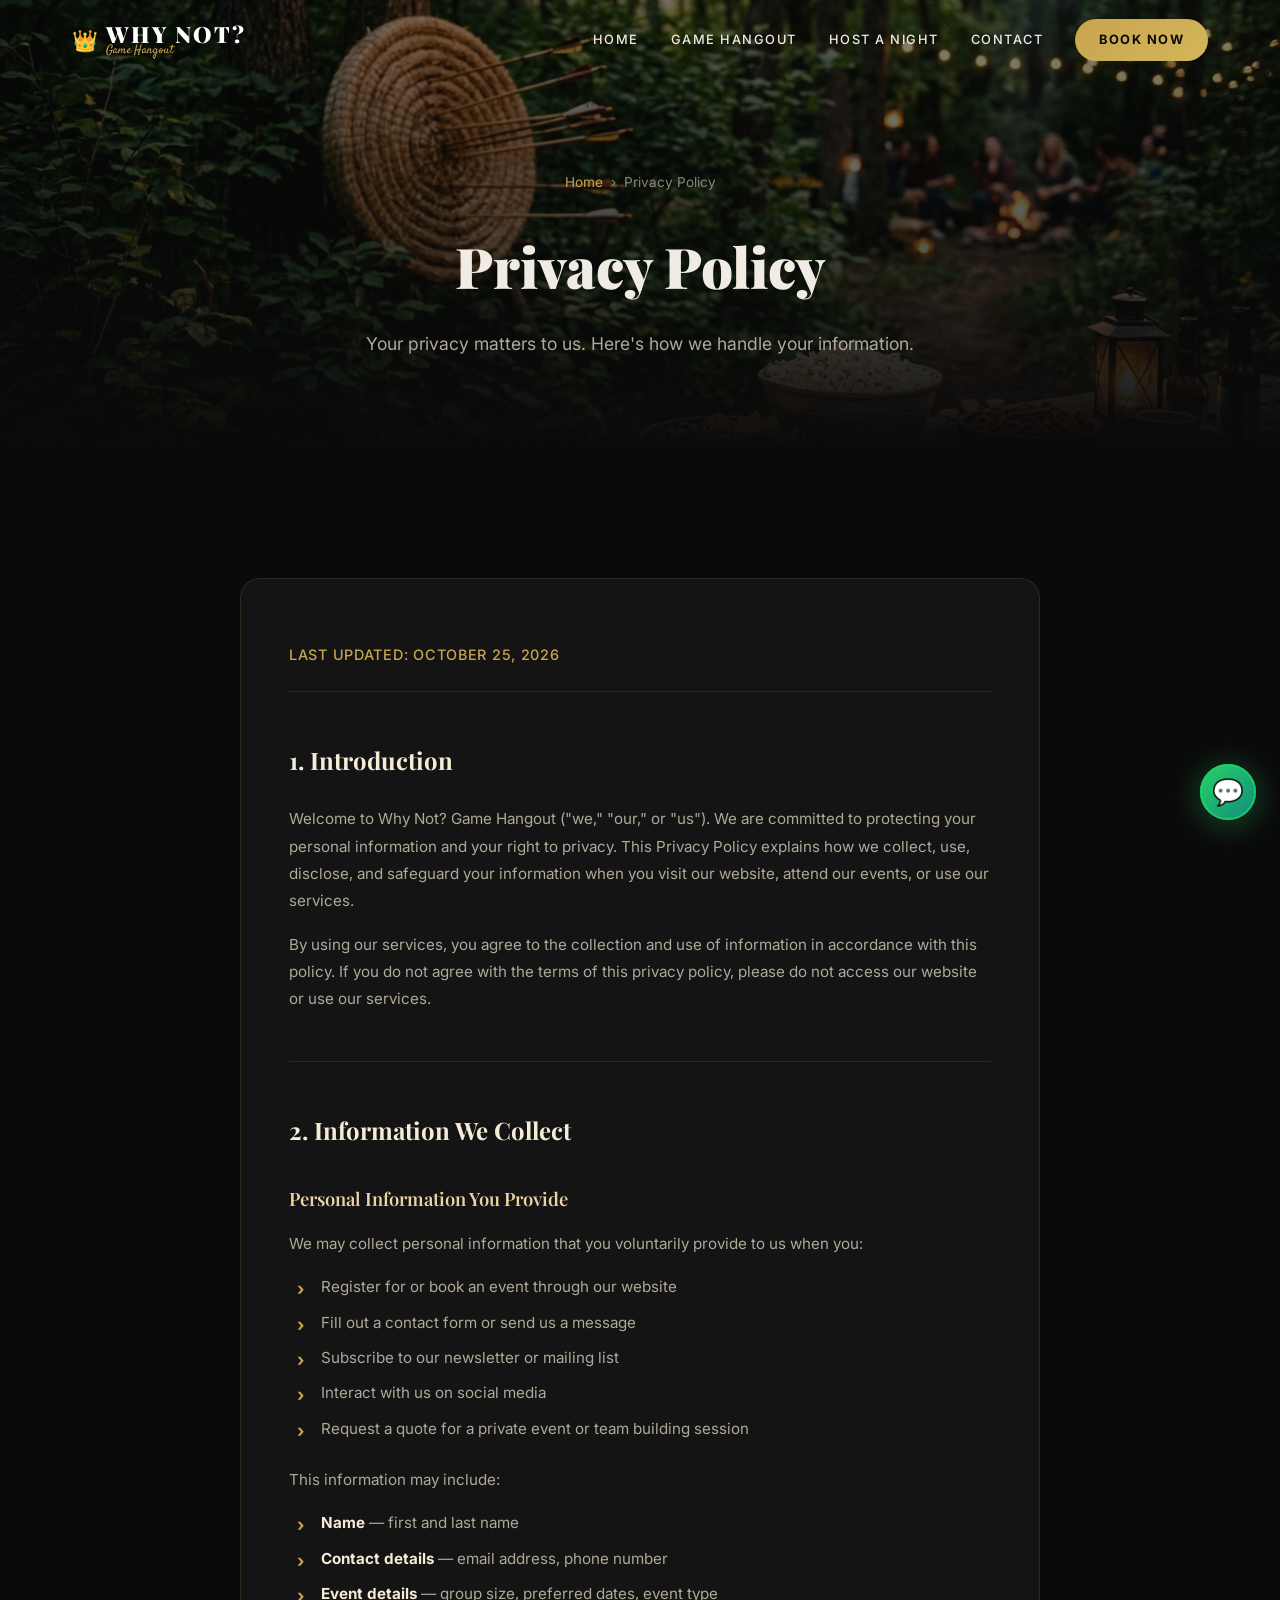
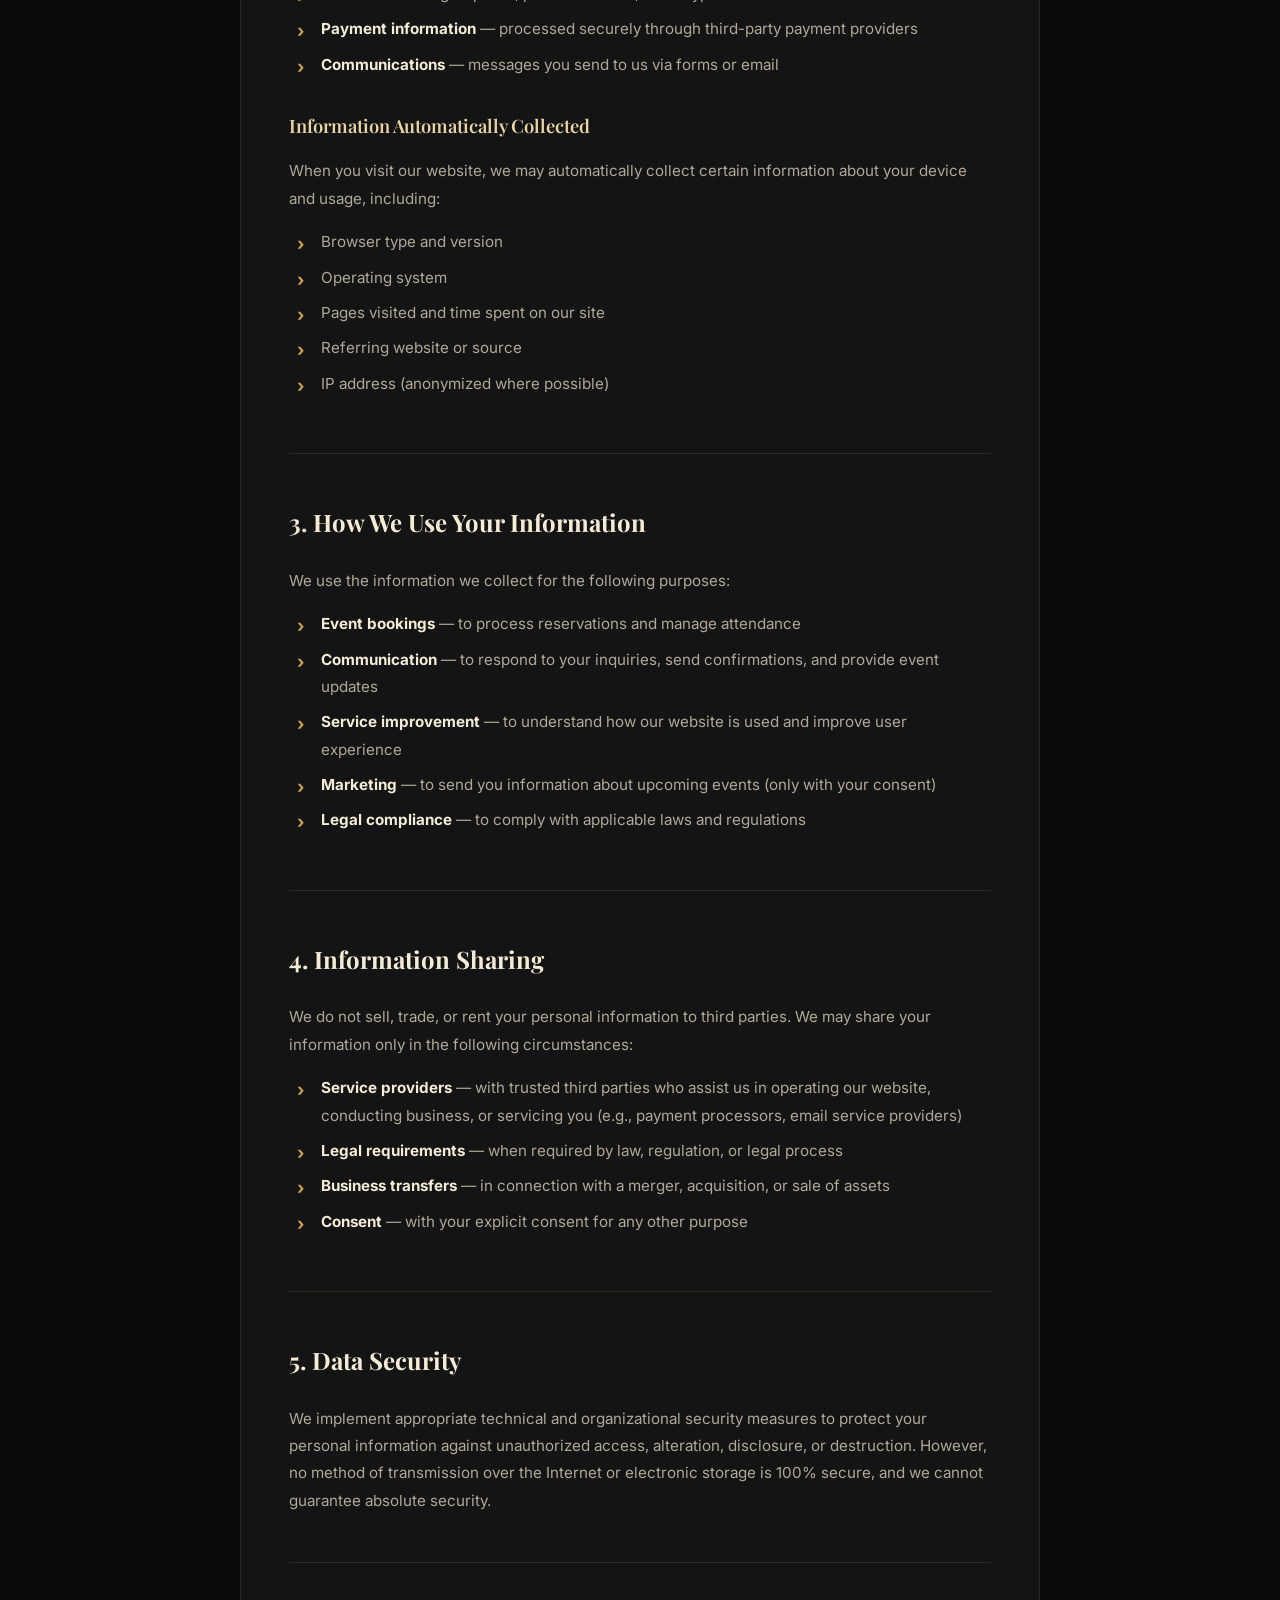
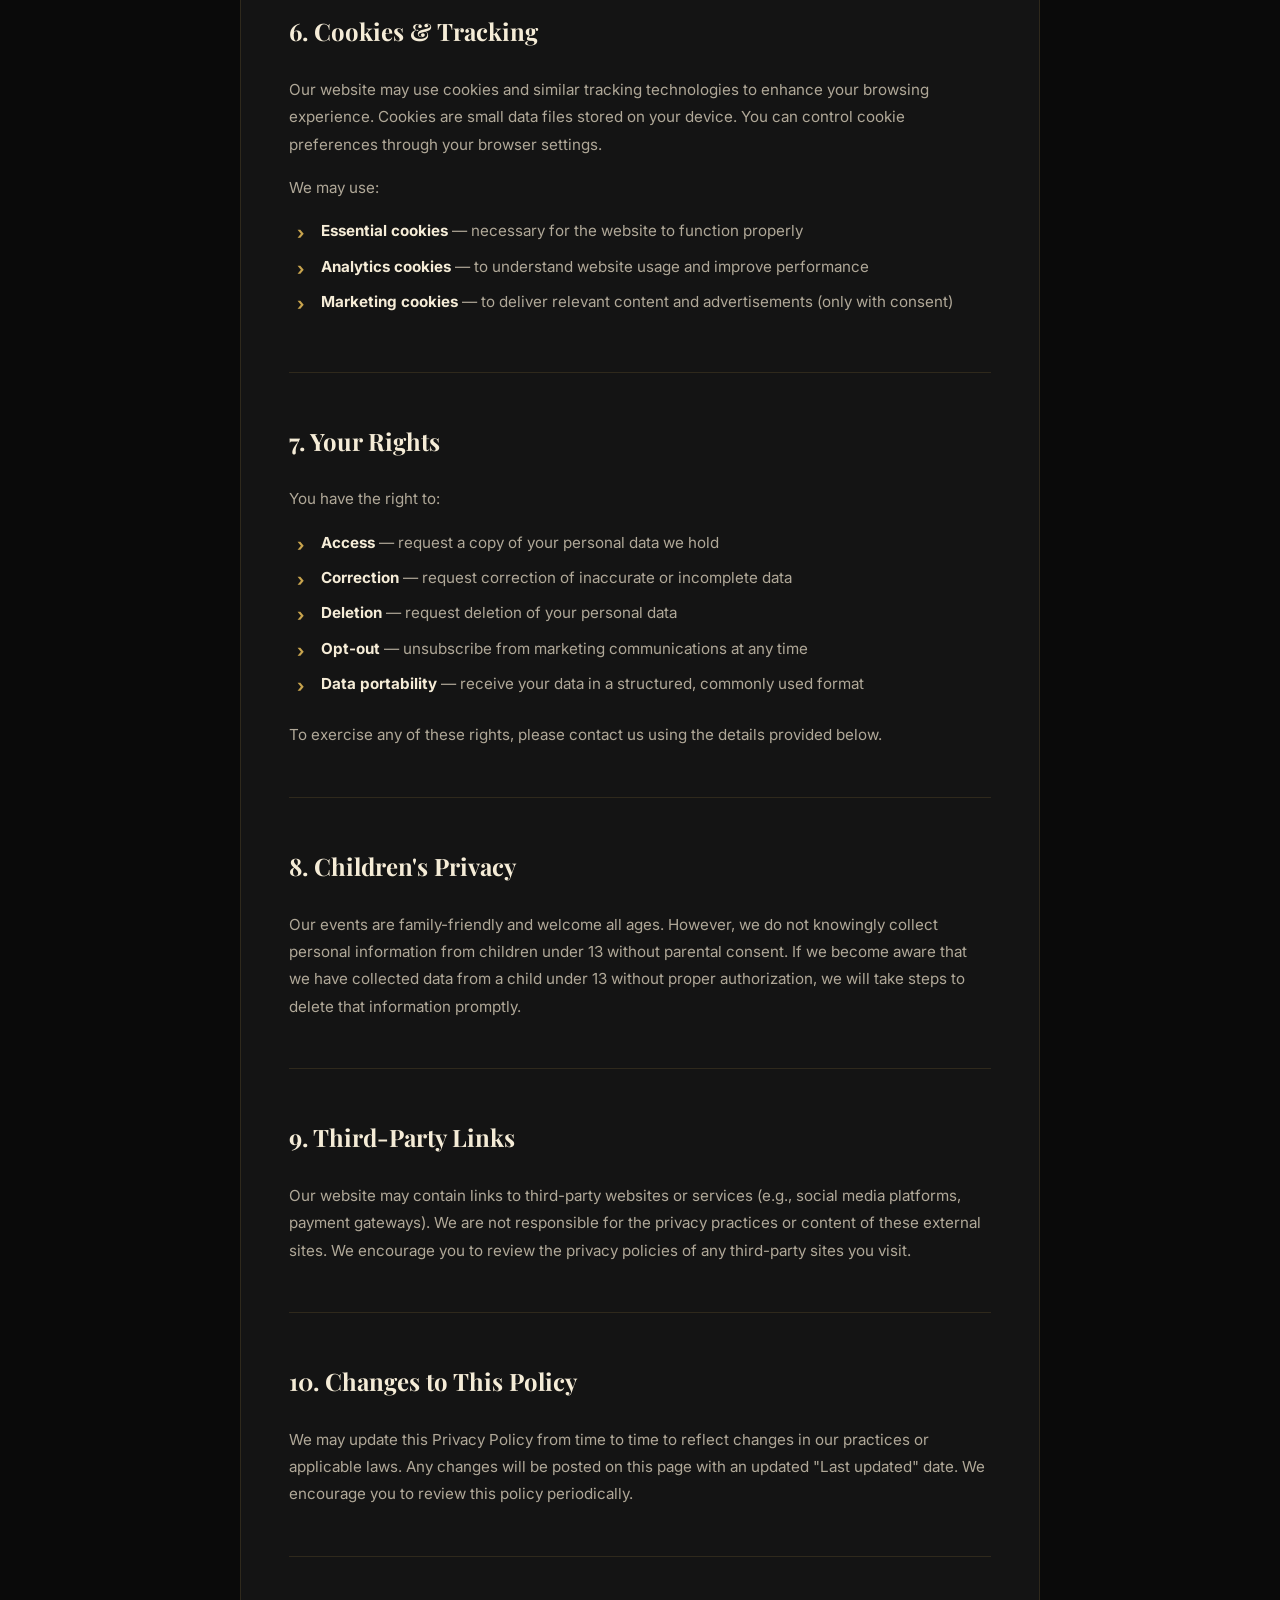
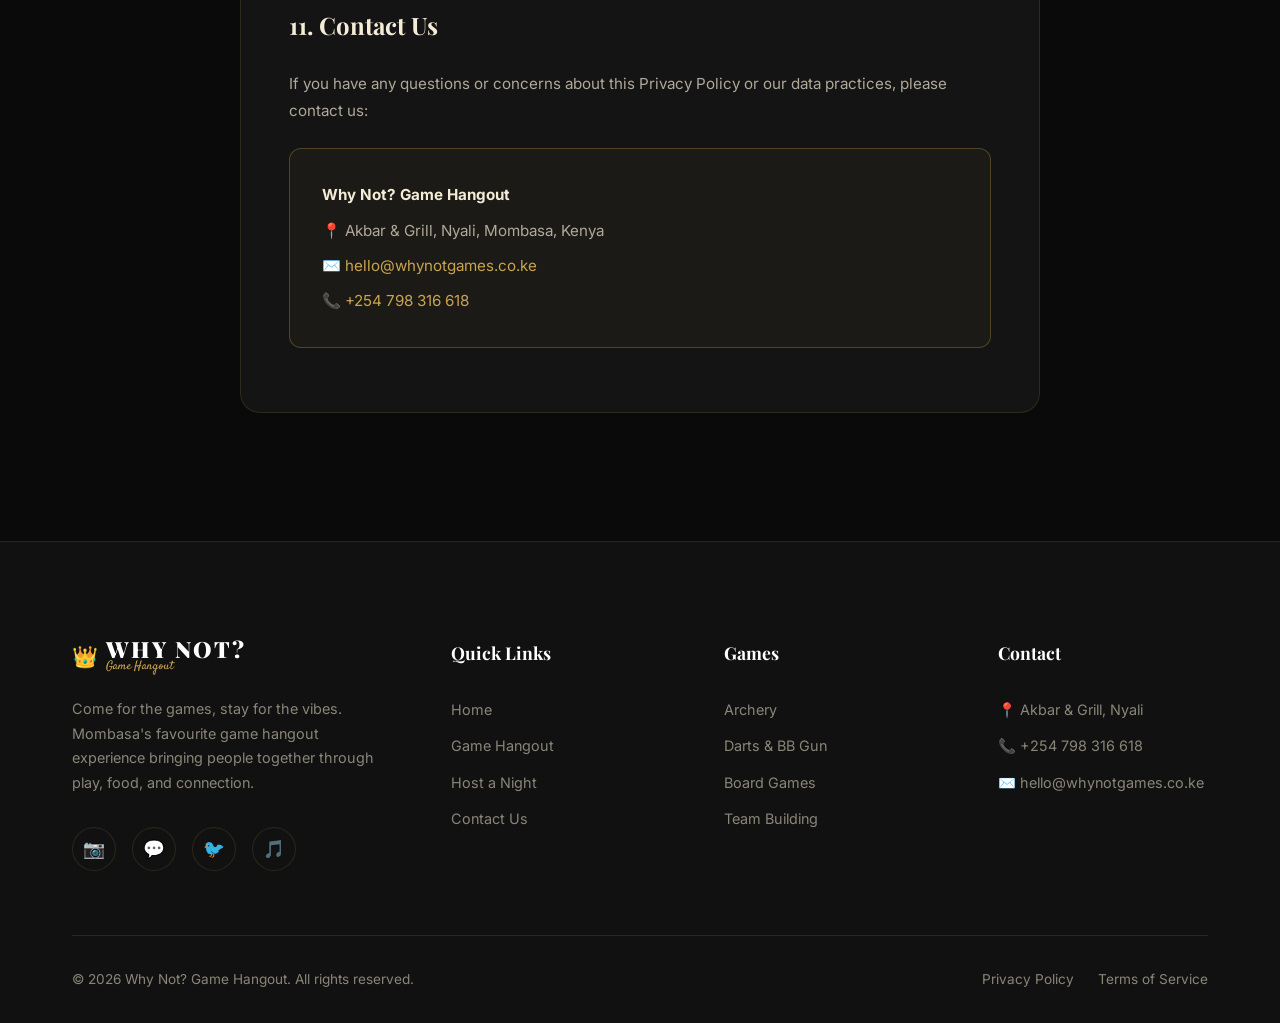
<file: privacy.html>
<!DOCTYPE html>
<html lang="en">
<head>
    <meta charset="UTF-8">
    <meta name="viewport" content="width=device-width, initial-scale=1.0">
    <title>Privacy Policy — Why Not? Game Hangout</title>
    <meta name="description" content="Privacy Policy for Why Not? Game Hangout. Learn how we collect, use, and protect your personal information when you use our services.">
    <link rel="canonical" href="https://whynotgames.co.ke/privacy">
    <link rel="preconnect" href="https://fonts.googleapis.com">
    <link rel="preconnect" href="https://fonts.gstatic.com" crossorigin>
    <link rel="stylesheet" href="styles.css">
    <link rel="icon" href="data:image/svg+xml,<svg xmlns=%22http://www.w3.org/2000/svg%22 viewBox=%220 0 100 100%22><text y=%22.9em%22 font-size=%2290%22>&#x1F451;</text></svg>">
</head>
<body>

    <!-- ===== NAVIGATION ===== -->
    <nav class="navbar scrolled" id="navbar">
        <div class="container">
            <a href="index.html" class="nav-logo">
                <span class="crown">👑</span>
                <div class="logo-text">
                    <span class="logo-main">Why Not?</span>
                    <span class="logo-sub">Game Hangout</span>
                </div>
            </a>
            <div class="nav-links" id="navLinks">
                <a href="index.html">Home</a>
                <a href="hangout.html">Game Hangout</a>
                <a href="host.html">Host a Night</a>
                <a href="contact.html">Contact</a>
                <a href="hangout.html" class="nav-cta">Book Now</a>
            </div>
            <button class="nav-toggle" id="navToggle" aria-label="Toggle menu">
                <span></span>
                <span></span>
                <span></span>
            </button>
        </div>
    </nav>

    <!-- ===== PAGE HERO ===== -->
    <section class="page-hero">
        <div class="hero-bg">
            <img src="images/hero-banner.jpg" alt="Why Not? Game Hangout venue">
        </div>
        <div class="hero-overlay"></div>
        <div class="page-hero-content">
            <div class="breadcrumb">
                <a href="index.html">Home</a>
                <span>›</span>
                <span>Privacy Policy</span>
            </div>
            <h1 class="page-hero-title">
                Privacy <span class="accent">Policy</span>
            </h1>
            <p class="page-hero-subtitle">
                Your privacy matters to us. Here's how we handle your information.
            </p>
        </div>
    </section>

    <!-- ===== LEGAL CONTENT ===== -->
    <section class="section">
        <div class="container">
            <div class="legal-content reveal">
                <p class="legal-updated">Last updated: October 25, 2026</p>

                <div class="legal-section">
                    <h2>1. Introduction</h2>
                    <p>
                        Welcome to Why Not? Game Hangout ("we," "our," or "us"). We are committed to protecting 
                        your personal information and your right to privacy. This Privacy Policy explains how we 
                        collect, use, disclose, and safeguard your information when you visit our website, 
                        attend our events, or use our services.
                    </p>
                    <p>
                        By using our services, you agree to the collection and use of information in accordance 
                        with this policy. If you do not agree with the terms of this privacy policy, please do 
                        not access our website or use our services.
                    </p>
                </div>

                <div class="legal-section">
                    <h2>2. Information We Collect</h2>
                    <h3>Personal Information You Provide</h3>
                    <p>We may collect personal information that you voluntarily provide to us when you:</p>
                    <ul>
                        <li>Register for or book an event through our website</li>
                        <li>Fill out a contact form or send us a message</li>
                        <li>Subscribe to our newsletter or mailing list</li>
                        <li>Interact with us on social media</li>
                        <li>Request a quote for a private event or team building session</li>
                    </ul>
                    <p>This information may include:</p>
                    <ul>
                        <li><strong>Name</strong> — first and last name</li>
                        <li><strong>Contact details</strong> — email address, phone number</li>
                        <li><strong>Event details</strong> — group size, preferred dates, event type</li>
                        <li><strong>Payment information</strong> — processed securely through third-party payment providers</li>
                        <li><strong>Communications</strong> — messages you send to us via forms or email</li>
                    </ul>

                    <h3>Information Automatically Collected</h3>
                    <p>
                        When you visit our website, we may automatically collect certain information about your 
                        device and usage, including:
                    </p>
                    <ul>
                        <li>Browser type and version</li>
                        <li>Operating system</li>
                        <li>Pages visited and time spent on our site</li>
                        <li>Referring website or source</li>
                        <li>IP address (anonymized where possible)</li>
                    </ul>
                </div>

                <div class="legal-section">
                    <h2>3. How We Use Your Information</h2>
                    <p>We use the information we collect for the following purposes:</p>
                    <ul>
                        <li><strong>Event bookings</strong> — to process reservations and manage attendance</li>
                        <li><strong>Communication</strong> — to respond to your inquiries, send confirmations, and provide event updates</li>
                        <li><strong>Service improvement</strong> — to understand how our website is used and improve user experience</li>
                        <li><strong>Marketing</strong> — to send you information about upcoming events (only with your consent)</li>
                        <li><strong>Legal compliance</strong> — to comply with applicable laws and regulations</li>
                    </ul>
                </div>

                <div class="legal-section">
                    <h2>4. Information Sharing</h2>
                    <p>
                        We do not sell, trade, or rent your personal information to third parties. We may share 
                        your information only in the following circumstances:
                    </p>
                    <ul>
                        <li><strong>Service providers</strong> — with trusted third parties who assist us in operating our website, 
                            conducting business, or servicing you (e.g., payment processors, email service providers)</li>
                        <li><strong>Legal requirements</strong> — when required by law, regulation, or legal process</li>
                        <li><strong>Business transfers</strong> — in connection with a merger, acquisition, or sale of assets</li>
                        <li><strong>Consent</strong> — with your explicit consent for any other purpose</li>
                    </ul>
                </div>

                <div class="legal-section">
                    <h2>5. Data Security</h2>
                    <p>
                        We implement appropriate technical and organizational security measures to protect your 
                        personal information against unauthorized access, alteration, disclosure, or destruction. 
                        However, no method of transmission over the Internet or electronic storage is 100% secure, 
                        and we cannot guarantee absolute security.
                    </p>
                </div>

                <div class="legal-section">
                    <h2>6. Cookies & Tracking</h2>
                    <p>
                        Our website may use cookies and similar tracking technologies to enhance your browsing 
                        experience. Cookies are small data files stored on your device. You can control cookie 
                        preferences through your browser settings.
                    </p>
                    <p>We may use:</p>
                    <ul>
                        <li><strong>Essential cookies</strong> — necessary for the website to function properly</li>
                        <li><strong>Analytics cookies</strong> — to understand website usage and improve performance</li>
                        <li><strong>Marketing cookies</strong> — to deliver relevant content and advertisements (only with consent)</li>
                    </ul>
                </div>

                <div class="legal-section">
                    <h2>7. Your Rights</h2>
                    <p>You have the right to:</p>
                    <ul>
                        <li><strong>Access</strong> — request a copy of your personal data we hold</li>
                        <li><strong>Correction</strong> — request correction of inaccurate or incomplete data</li>
                        <li><strong>Deletion</strong> — request deletion of your personal data</li>
                        <li><strong>Opt-out</strong> — unsubscribe from marketing communications at any time</li>
                        <li><strong>Data portability</strong> — receive your data in a structured, commonly used format</li>
                    </ul>
                    <p>
                        To exercise any of these rights, please contact us using the details provided below.
                    </p>
                </div>

                <div class="legal-section">
                    <h2>8. Children's Privacy</h2>
                    <p>
                        Our events are family-friendly and welcome all ages. However, we do not knowingly collect 
                        personal information from children under 13 without parental consent. If we become aware 
                        that we have collected data from a child under 13 without proper authorization, we will 
                        take steps to delete that information promptly.
                    </p>
                </div>

                <div class="legal-section">
                    <h2>9. Third-Party Links</h2>
                    <p>
                        Our website may contain links to third-party websites or services (e.g., social media 
                        platforms, payment gateways). We are not responsible for the privacy practices or content 
                        of these external sites. We encourage you to review the privacy policies of any 
                        third-party sites you visit.
                    </p>
                </div>

                <div class="legal-section">
                    <h2>10. Changes to This Policy</h2>
                    <p>
                        We may update this Privacy Policy from time to time to reflect changes in our practices 
                        or applicable laws. Any changes will be posted on this page with an updated "Last updated" 
                        date. We encourage you to review this policy periodically.
                    </p>
                </div>

                <div class="legal-section">
                    <h2>11. Contact Us</h2>
                    <p>
                        If you have any questions or concerns about this Privacy Policy or our data practices, 
                        please contact us:
                    </p>
                    <div class="legal-contact">
                        <p><strong>Why Not? Game Hangout</strong></p>
                        <p>📍 Akbar & Grill, Nyali, Mombasa, Kenya</p>
                        <p>✉️ <a href="mailto:hello@whynotgames.co.ke">hello@whynotgames.co.ke</a></p>
                        <p>📞 <a href="tel:+254798316618">+254 798 316 618</a></p>
                    </div>
                </div>
            </div>
        </div>
    </section>

    <!-- ===== FOOTER ===== -->
    <footer class="footer">
        <div class="container">
            <div class="footer-grid">
                <div class="footer-brand">
                    <a href="index.html" class="nav-logo">
                        <span class="crown">👑</span>
                        <div class="logo-text">
                            <span class="logo-main">Why Not?</span>
                            <span class="logo-sub">Game Hangout</span>
                        </div>
                    </a>
                    <p>
                        Come for the games, stay for the vibes. Mombasa's favourite game hangout 
                        experience bringing people together through play, food, and connection.
                    </p>
                    <div class="contact-socials">
                        <a href="https://www.instagram.com/whynotgames" class="social-link" aria-label="Instagram" target="_blank" rel="noopener noreferrer">📷</a>
                        <a href="https://wa.me/254798316618" class="social-link" aria-label="WhatsApp" target="_blank" rel="noopener noreferrer">💬</a>
                        <a href="https://twitter.com/whynotgames" class="social-link" aria-label="Twitter" target="_blank" rel="noopener noreferrer">🐦</a>
                        <a href="https://www.tiktok.com/@whynotgames" class="social-link" aria-label="TikTok" target="_blank" rel="noopener noreferrer">🎵</a>
                    </div>
                </div>
                <div>
                    <h4 class="footer-title">Quick Links</h4>
                    <div class="footer-links">
                        <a href="index.html">Home</a>
                        <a href="hangout.html">Game Hangout</a>
                        <a href="host.html">Host a Night</a>
                        <a href="contact.html">Contact Us</a>
                    </div>
                </div>
                <div>
                    <h4 class="footer-title">Games</h4>
                    <div class="footer-links">
                        <a href="hangout.html">Archery</a>
                        <a href="hangout.html">Darts & BB Gun</a>
                        <a href="hangout.html">Board Games</a>
                        <a href="hangout.html">Team Building</a>
                    </div>
                </div>
                <div>
                    <h4 class="footer-title">Contact</h4>
                    <div class="footer-links">
                        <a href="contact.html">📍 Akbar & Grill, Nyali</a>
                        <a href="tel:+254798316618">📞 +254 798 316 618</a>
                        <a href="mailto:hello@whynotgames.co.ke">✉️ hello@whynotgames.co.ke</a>
                    </div>
                </div>
            </div>
            <div class="footer-bottom">
                <p>© 2026 Why Not? Game Hangout. All rights reserved.</p>
                <div class="footer-bottom-links">
                    <a href="privacy.html">Privacy Policy</a>
                    <a href="terms.html">Terms of Service</a>
                </div>
            </div>
        </div>
    </footer>

    <!-- Floating WhatsApp Button -->
    <a href="https://wa.me/254798316618?text=Hi%20Why%20Not%3F%20I%27d%20like%20to%20find%20out%20more%20about%20your%20Game%20Hangout%20events!" 
       class="whatsapp-float" 
       target="_blank" 
       rel="noopener noreferrer"
       aria-label="Chat with us on WhatsApp">
        <span class="whatsapp-float-label">Book on WhatsApp</span>
        <div class="whatsapp-float-btn">💬</div>
    </a>
    <!-- Back to Top -->
    <button class="back-to-top" aria-label="Back to top">↑</button>

    <script src="main.js?v=5"></script>
</body>
</html>
</file>
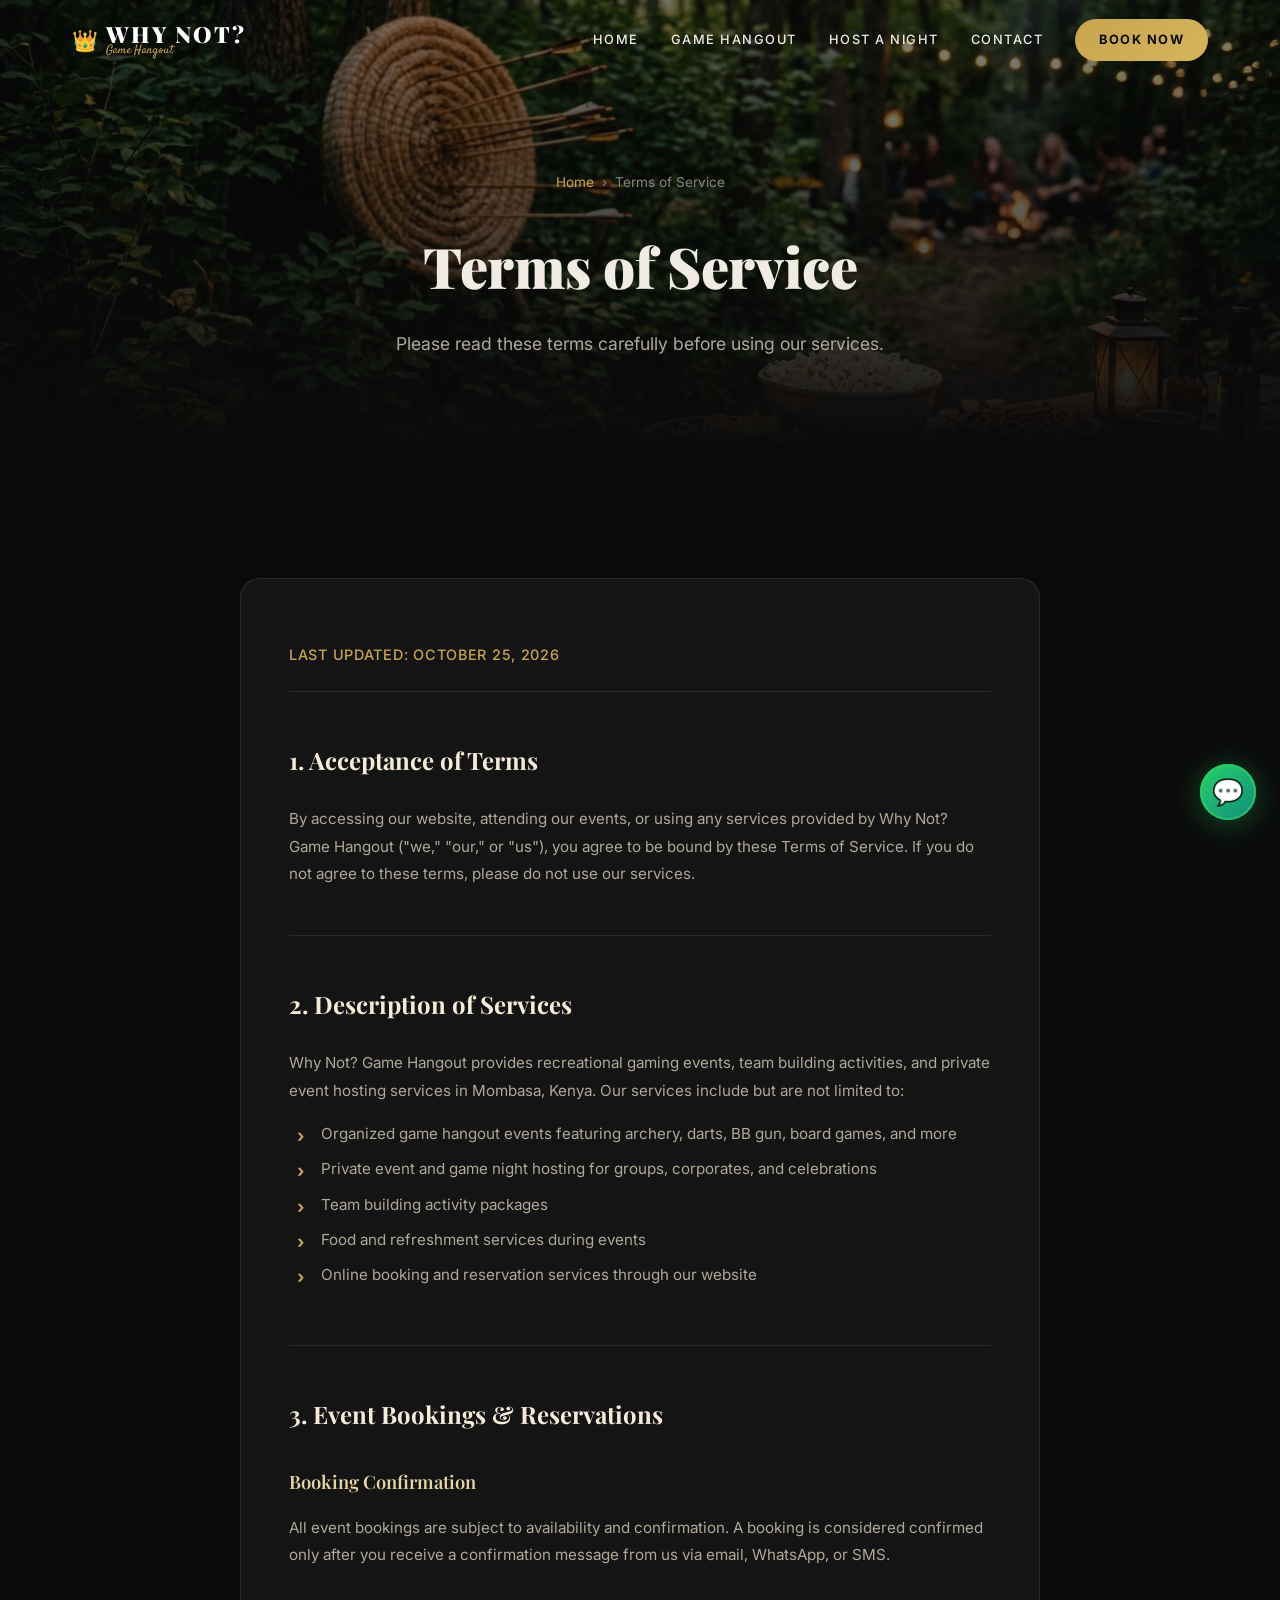
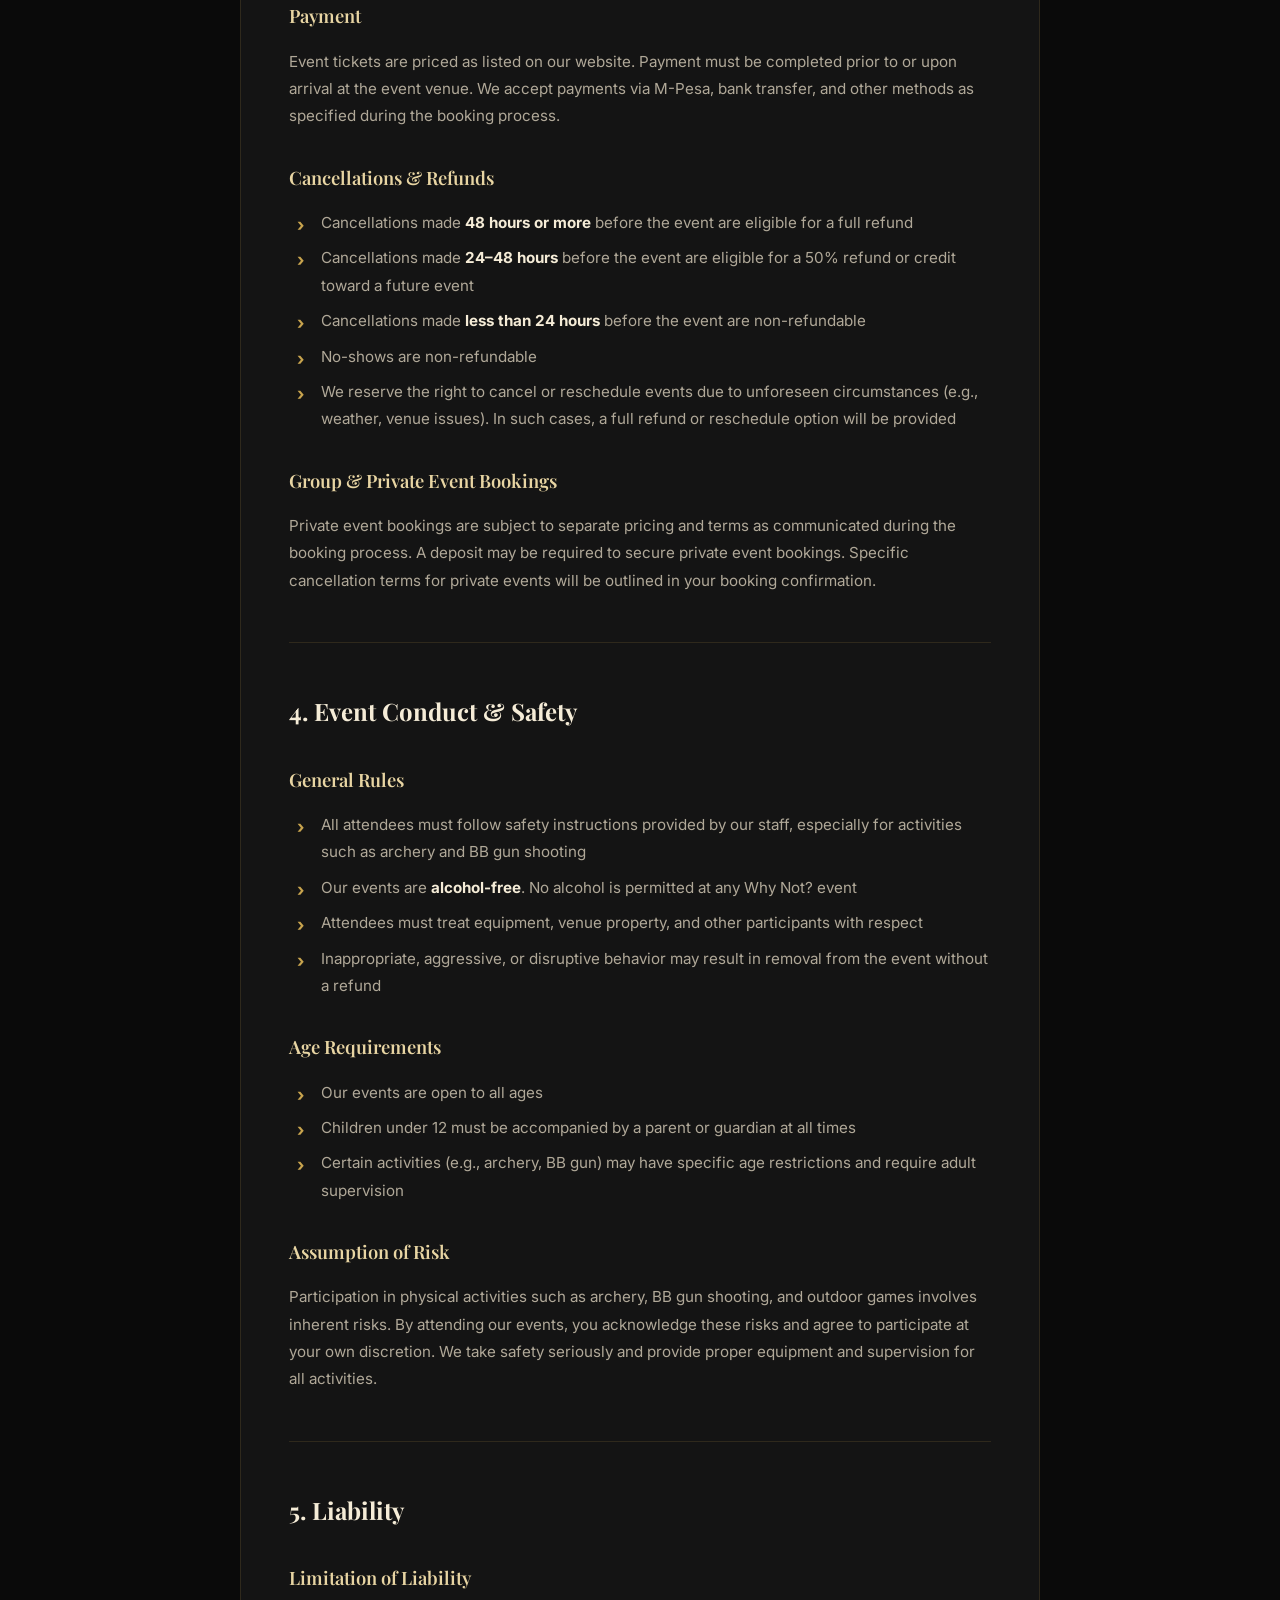
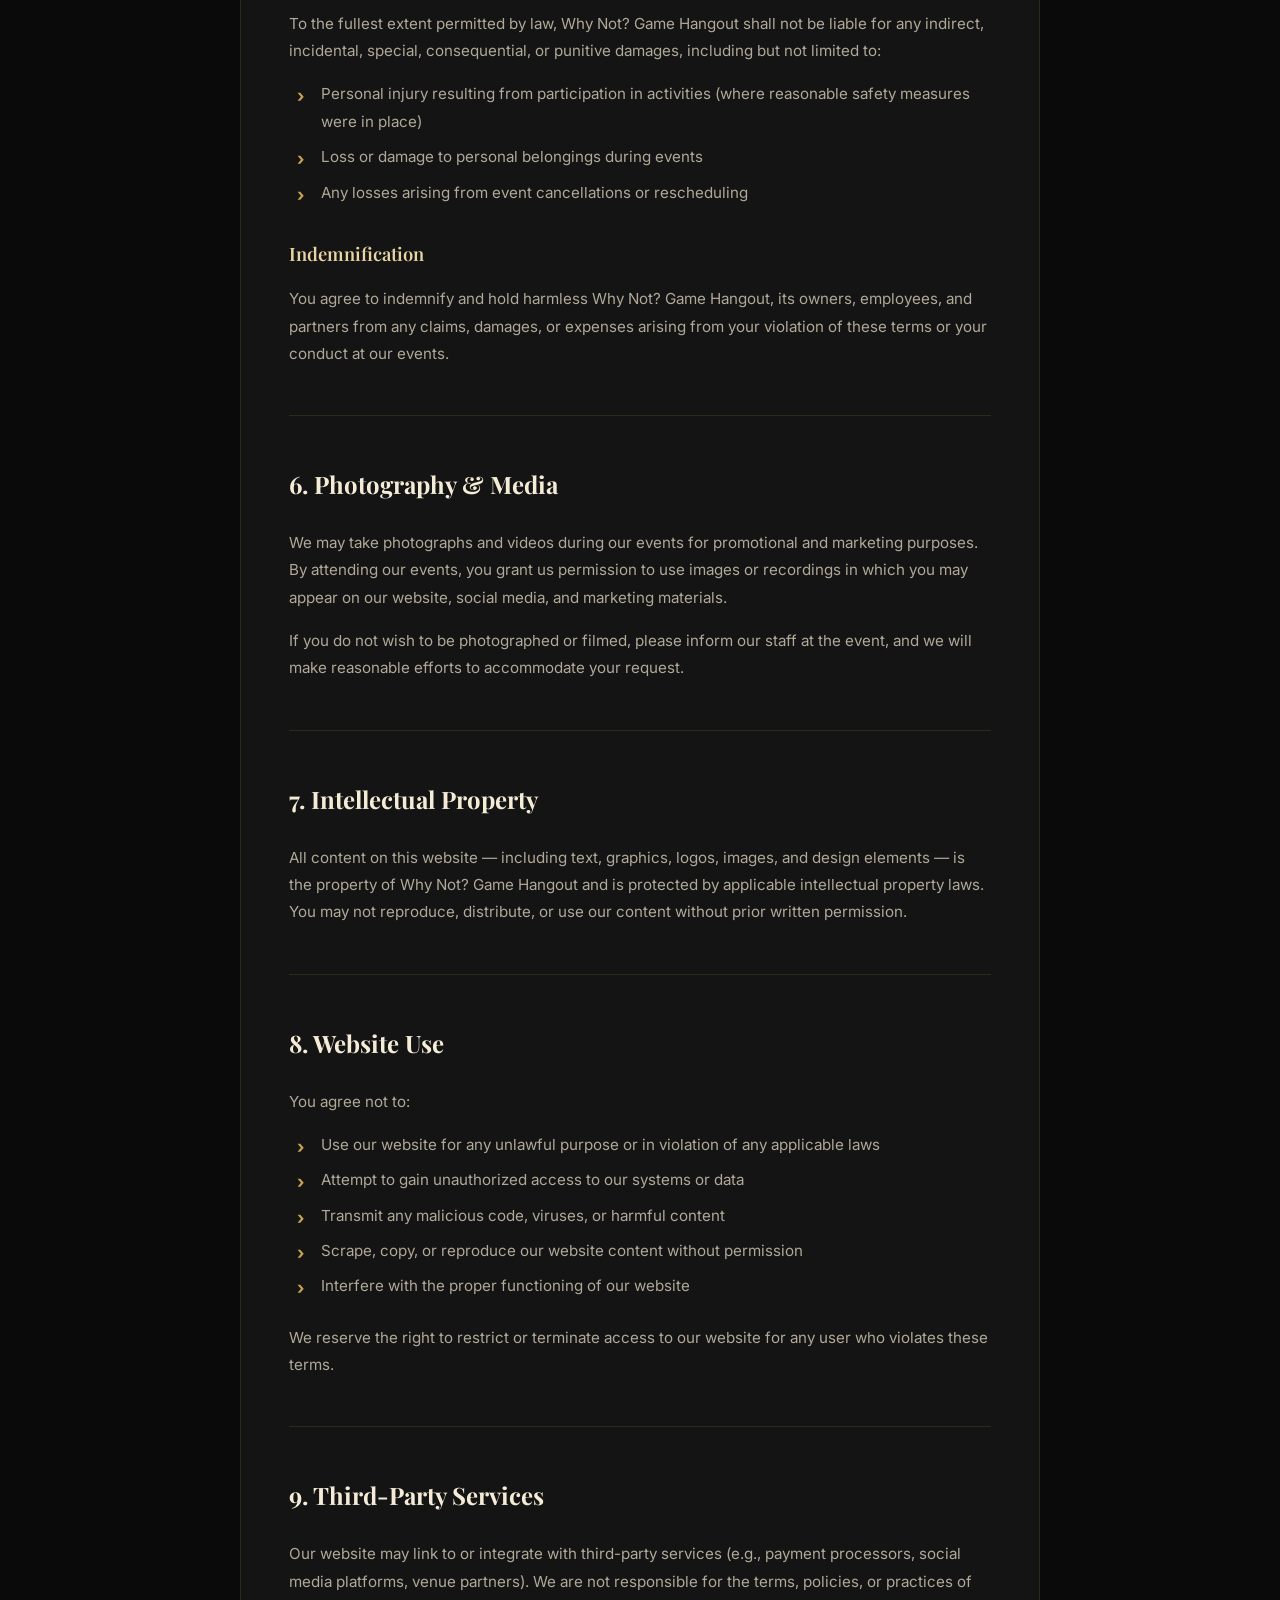
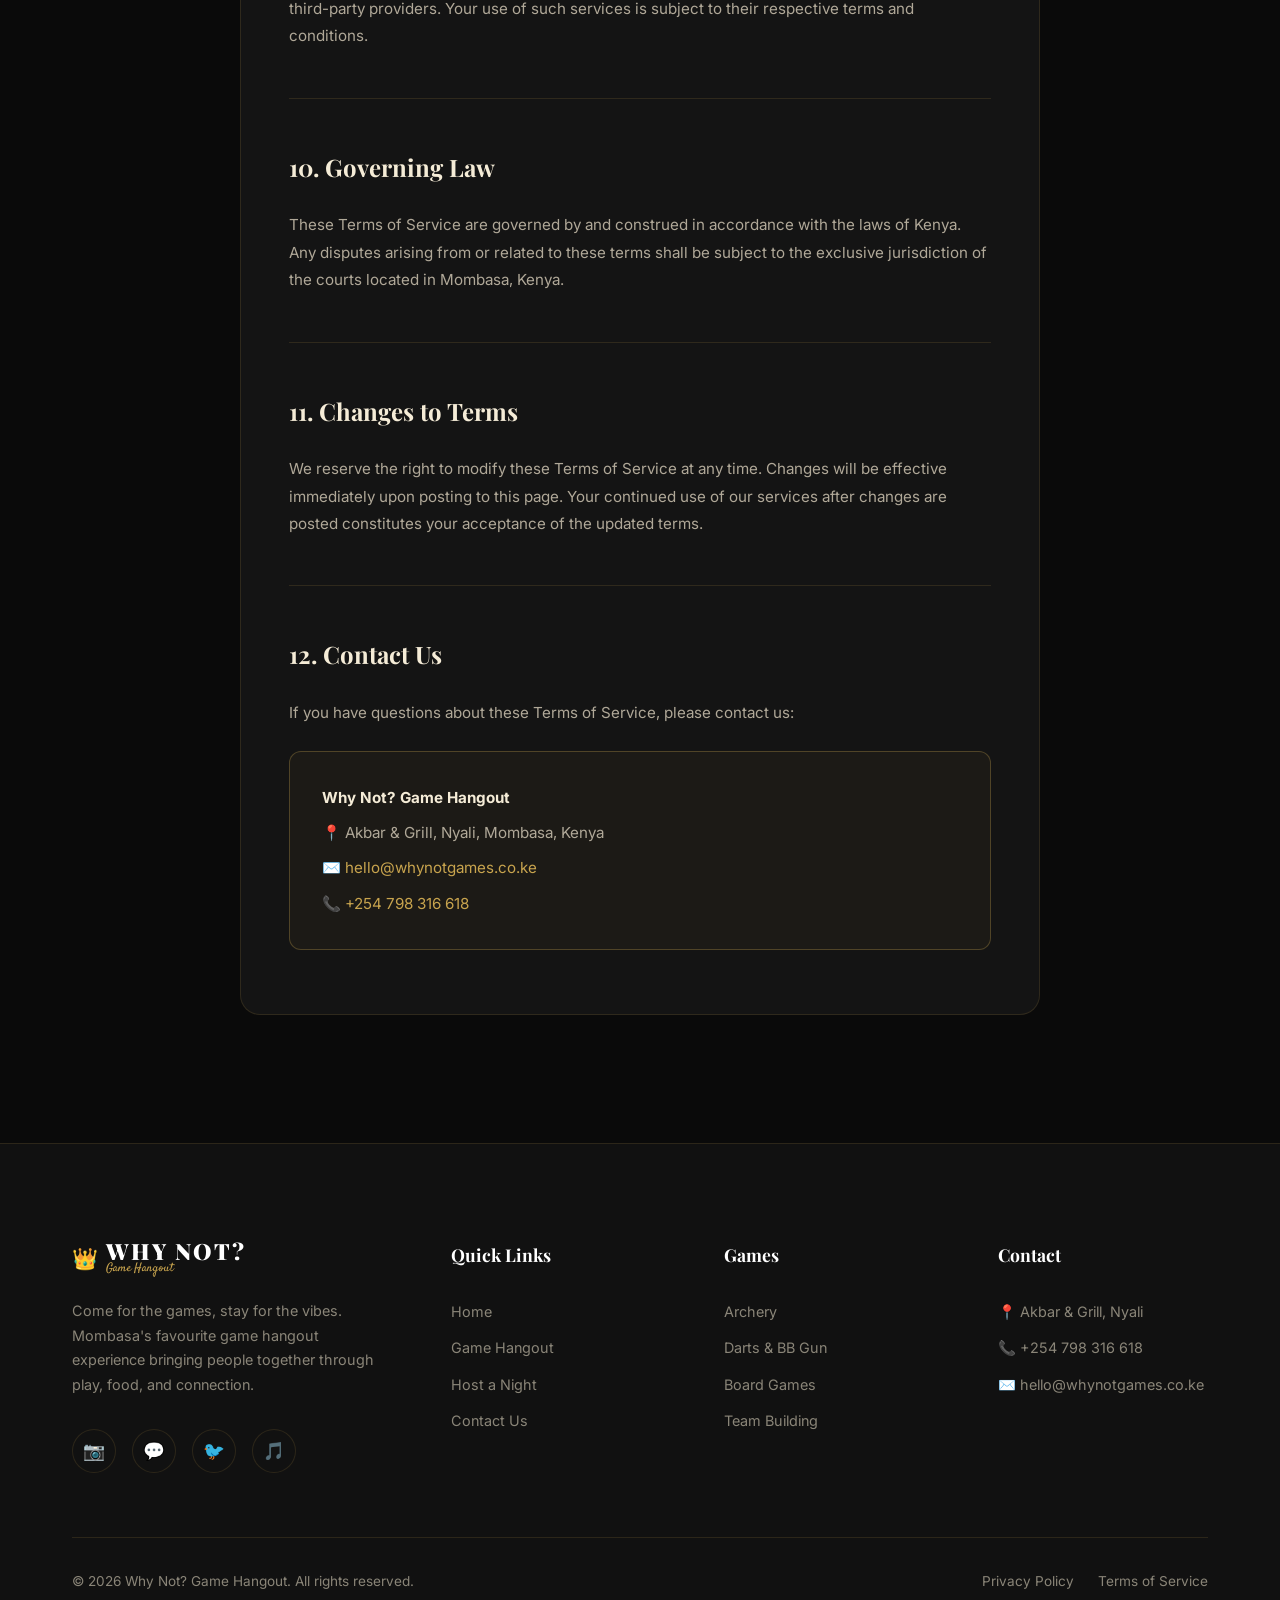
<file: terms.html>
<!DOCTYPE html>
<html lang="en">
<head>
    <meta charset="UTF-8">
    <meta name="viewport" content="width=device-width, initial-scale=1.0">
    <title>Terms of Service — Why Not? Game Hangout</title>
    <meta name="description" content="Terms of Service for Why Not? Game Hangout. Read our terms and conditions for using our services, attending events, and booking game nights in Mombasa.">
    <link rel="canonical" href="https://whynotgames.co.ke/terms">
    <link rel="preconnect" href="https://fonts.googleapis.com">
    <link rel="preconnect" href="https://fonts.gstatic.com" crossorigin>
    <link rel="stylesheet" href="styles.css">
    <link rel="icon" href="data:image/svg+xml,<svg xmlns=%22http://www.w3.org/2000/svg%22 viewBox=%220 0 100 100%22><text y=%22.9em%22 font-size=%2290%22>&#x1F451;</text></svg>">
</head>
<body>

    <!-- ===== NAVIGATION ===== -->
    <nav class="navbar scrolled" id="navbar">
        <div class="container">
            <a href="index.html" class="nav-logo">
                <span class="crown">👑</span>
                <div class="logo-text">
                    <span class="logo-main">Why Not?</span>
                    <span class="logo-sub">Game Hangout</span>
                </div>
            </a>
            <div class="nav-links" id="navLinks">
                <a href="index.html">Home</a>
                <a href="hangout.html">Game Hangout</a>
                <a href="host.html">Host a Night</a>
                <a href="contact.html">Contact</a>
                <a href="hangout.html" class="nav-cta">Book Now</a>
            </div>
            <button class="nav-toggle" id="navToggle" aria-label="Toggle menu">
                <span></span>
                <span></span>
                <span></span>
            </button>
        </div>
    </nav>

    <!-- ===== PAGE HERO ===== -->
    <section class="page-hero">
        <div class="hero-bg">
            <img src="images/hero-banner.jpg" alt="Why Not? Game Hangout venue">
        </div>
        <div class="hero-overlay"></div>
        <div class="page-hero-content">
            <div class="breadcrumb">
                <a href="index.html">Home</a>
                <span>›</span>
                <span>Terms of Service</span>
            </div>
            <h1 class="page-hero-title">
                Terms of <span class="accent">Service</span>
            </h1>
            <p class="page-hero-subtitle">
                Please read these terms carefully before using our services.
            </p>
        </div>
    </section>

    <!-- ===== LEGAL CONTENT ===== -->
    <section class="section">
        <div class="container">
            <div class="legal-content reveal">
                <p class="legal-updated">Last updated: October 25, 2026</p>

                <div class="legal-section">
                    <h2>1. Acceptance of Terms</h2>
                    <p>
                        By accessing our website, attending our events, or using any services provided by 
                        Why Not? Game Hangout ("we," "our," or "us"), you agree to be bound by these Terms 
                        of Service. If you do not agree to these terms, please do not use our services.
                    </p>
                </div>

                <div class="legal-section">
                    <h2>2. Description of Services</h2>
                    <p>
                        Why Not? Game Hangout provides recreational gaming events, team building activities, 
                        and private event hosting services in Mombasa, Kenya. Our services include but are not 
                        limited to:
                    </p>
                    <ul>
                        <li>Organized game hangout events featuring archery, darts, BB gun, board games, and more</li>
                        <li>Private event and game night hosting for groups, corporates, and celebrations</li>
                        <li>Team building activity packages</li>
                        <li>Food and refreshment services during events</li>
                        <li>Online booking and reservation services through our website</li>
                    </ul>
                </div>

                <div class="legal-section">
                    <h2>3. Event Bookings & Reservations</h2>
                    <h3>Booking Confirmation</h3>
                    <p>
                        All event bookings are subject to availability and confirmation. A booking is considered 
                        confirmed only after you receive a confirmation message from us via email, WhatsApp, or SMS.
                    </p>

                    <h3>Payment</h3>
                    <p>
                        Event tickets are priced as listed on our website. Payment must be completed prior to or 
                        upon arrival at the event venue. We accept payments via M-Pesa, bank transfer, and other 
                        methods as specified during the booking process.
                    </p>

                    <h3>Cancellations & Refunds</h3>
                    <ul>
                        <li>Cancellations made <strong>48 hours or more</strong> before the event are eligible for a full refund</li>
                        <li>Cancellations made <strong>24–48 hours</strong> before the event are eligible for a 50% refund or credit toward a future event</li>
                        <li>Cancellations made <strong>less than 24 hours</strong> before the event are non-refundable</li>
                        <li>No-shows are non-refundable</li>
                        <li>We reserve the right to cancel or reschedule events due to unforeseen circumstances (e.g., weather, venue issues). In such cases, a full refund or reschedule option will be provided</li>
                    </ul>

                    <h3>Group & Private Event Bookings</h3>
                    <p>
                        Private event bookings are subject to separate pricing and terms as communicated during 
                        the booking process. A deposit may be required to secure private event bookings. 
                        Specific cancellation terms for private events will be outlined in your booking confirmation.
                    </p>
                </div>

                <div class="legal-section">
                    <h2>4. Event Conduct & Safety</h2>
                    <h3>General Rules</h3>
                    <ul>
                        <li>All attendees must follow safety instructions provided by our staff, especially for activities such as archery and BB gun shooting</li>
                        <li>Our events are <strong>alcohol-free</strong>. No alcohol is permitted at any Why Not? event</li>
                        <li>Attendees must treat equipment, venue property, and other participants with respect</li>
                        <li>Inappropriate, aggressive, or disruptive behavior may result in removal from the event without a refund</li>
                    </ul>

                    <h3>Age Requirements</h3>
                    <ul>
                        <li>Our events are open to all ages</li>
                        <li>Children under 12 must be accompanied by a parent or guardian at all times</li>
                        <li>Certain activities (e.g., archery, BB gun) may have specific age restrictions and require adult supervision</li>
                    </ul>

                    <h3>Assumption of Risk</h3>
                    <p>
                        Participation in physical activities such as archery, BB gun shooting, and outdoor games 
                        involves inherent risks. By attending our events, you acknowledge these risks and agree 
                        to participate at your own discretion. We take safety seriously and provide proper equipment 
                        and supervision for all activities.
                    </p>
                </div>

                <div class="legal-section">
                    <h2>5. Liability</h2>
                    <h3>Limitation of Liability</h3>
                    <p>
                        To the fullest extent permitted by law, Why Not? Game Hangout shall not be liable for 
                        any indirect, incidental, special, consequential, or punitive damages, including but not 
                        limited to:
                    </p>
                    <ul>
                        <li>Personal injury resulting from participation in activities (where reasonable safety measures were in place)</li>
                        <li>Loss or damage to personal belongings during events</li>
                        <li>Any losses arising from event cancellations or rescheduling</li>
                    </ul>

                    <h3>Indemnification</h3>
                    <p>
                        You agree to indemnify and hold harmless Why Not? Game Hangout, its owners, employees, 
                        and partners from any claims, damages, or expenses arising from your violation of these 
                        terms or your conduct at our events.
                    </p>
                </div>

                <div class="legal-section">
                    <h2>6. Photography & Media</h2>
                    <p>
                        We may take photographs and videos during our events for promotional and marketing 
                        purposes. By attending our events, you grant us permission to use images or recordings 
                        in which you may appear on our website, social media, and marketing materials.
                    </p>
                    <p>
                        If you do not wish to be photographed or filmed, please inform our staff at the event, 
                        and we will make reasonable efforts to accommodate your request.
                    </p>
                </div>

                <div class="legal-section">
                    <h2>7. Intellectual Property</h2>
                    <p>
                        All content on this website — including text, graphics, logos, images, and design elements — 
                        is the property of Why Not? Game Hangout and is protected by applicable intellectual 
                        property laws. You may not reproduce, distribute, or use our content without prior 
                        written permission.
                    </p>
                </div>

                <div class="legal-section">
                    <h2>8. Website Use</h2>
                    <p>You agree not to:</p>
                    <ul>
                        <li>Use our website for any unlawful purpose or in violation of any applicable laws</li>
                        <li>Attempt to gain unauthorized access to our systems or data</li>
                        <li>Transmit any malicious code, viruses, or harmful content</li>
                        <li>Scrape, copy, or reproduce our website content without permission</li>
                        <li>Interfere with the proper functioning of our website</li>
                    </ul>
                    <p>
                        We reserve the right to restrict or terminate access to our website for any user who 
                        violates these terms.
                    </p>
                </div>

                <div class="legal-section">
                    <h2>9. Third-Party Services</h2>
                    <p>
                        Our website may link to or integrate with third-party services (e.g., payment processors, 
                        social media platforms, venue partners). We are not responsible for the terms, policies, 
                        or practices of third-party providers. Your use of such services is subject to their 
                        respective terms and conditions.
                    </p>
                </div>

                <div class="legal-section">
                    <h2>10. Governing Law</h2>
                    <p>
                        These Terms of Service are governed by and construed in accordance with the laws of Kenya. 
                        Any disputes arising from or related to these terms shall be subject to the exclusive 
                        jurisdiction of the courts located in Mombasa, Kenya.
                    </p>
                </div>

                <div class="legal-section">
                    <h2>11. Changes to Terms</h2>
                    <p>
                        We reserve the right to modify these Terms of Service at any time. Changes will be 
                        effective immediately upon posting to this page. Your continued use of our services 
                        after changes are posted constitutes your acceptance of the updated terms.
                    </p>
                </div>

                <div class="legal-section">
                    <h2>12. Contact Us</h2>
                    <p>
                        If you have questions about these Terms of Service, please contact us:
                    </p>
                    <div class="legal-contact">
                        <p><strong>Why Not? Game Hangout</strong></p>
                        <p>📍 Akbar & Grill, Nyali, Mombasa, Kenya</p>
                        <p>✉️ <a href="mailto:hello@whynotgames.co.ke">hello@whynotgames.co.ke</a></p>
                        <p>📞 <a href="tel:+254798316618">+254 798 316 618</a></p>
                    </div>
                </div>
            </div>
        </div>
    </section>

    <!-- ===== FOOTER ===== -->
    <footer class="footer">
        <div class="container">
            <div class="footer-grid">
                <div class="footer-brand">
                    <a href="index.html" class="nav-logo">
                        <span class="crown">👑</span>
                        <div class="logo-text">
                            <span class="logo-main">Why Not?</span>
                            <span class="logo-sub">Game Hangout</span>
                        </div>
                    </a>
                    <p>
                        Come for the games, stay for the vibes. Mombasa's favourite game hangout 
                        experience bringing people together through play, food, and connection.
                    </p>
                    <div class="contact-socials">
                        <a href="https://www.instagram.com/whynotgames" class="social-link" aria-label="Instagram" target="_blank" rel="noopener noreferrer">📷</a>
                        <a href="https://wa.me/254798316618" class="social-link" aria-label="WhatsApp" target="_blank" rel="noopener noreferrer">💬</a>
                        <a href="https://twitter.com/whynotgames" class="social-link" aria-label="Twitter" target="_blank" rel="noopener noreferrer">🐦</a>
                        <a href="https://www.tiktok.com/@whynotgames" class="social-link" aria-label="TikTok" target="_blank" rel="noopener noreferrer">🎵</a>
                    </div>
                </div>
                <div>
                    <h4 class="footer-title">Quick Links</h4>
                    <div class="footer-links">
                        <a href="index.html">Home</a>
                        <a href="hangout.html">Game Hangout</a>
                        <a href="host.html">Host a Night</a>
                        <a href="contact.html">Contact Us</a>
                    </div>
                </div>
                <div>
                    <h4 class="footer-title">Games</h4>
                    <div class="footer-links">
                        <a href="hangout.html">Archery</a>
                        <a href="hangout.html">Darts & BB Gun</a>
                        <a href="hangout.html">Board Games</a>
                        <a href="hangout.html">Team Building</a>
                    </div>
                </div>
                <div>
                    <h4 class="footer-title">Contact</h4>
                    <div class="footer-links">
                        <a href="contact.html">📍 Akbar & Grill, Nyali</a>
                        <a href="tel:+254798316618">📞 +254 798 316 618</a>
                        <a href="mailto:hello@whynotgames.co.ke">✉️ hello@whynotgames.co.ke</a>
                    </div>
                </div>
            </div>
            <div class="footer-bottom">
                <p>© 2026 Why Not? Game Hangout. All rights reserved.</p>
                <div class="footer-bottom-links">
                    <a href="privacy.html">Privacy Policy</a>
                    <a href="terms.html">Terms of Service</a>
                </div>
            </div>
        </div>
    </footer>

    <!-- Floating WhatsApp Button -->
    <a href="https://wa.me/254798316618?text=Hi%20Why%20Not%3F%20I%27d%20like%20to%20find%20out%20more%20about%20your%20Game%20Hangout%20events!" 
       class="whatsapp-float" 
       target="_blank" 
       rel="noopener noreferrer"
       aria-label="Chat with us on WhatsApp">
        <span class="whatsapp-float-label">Book on WhatsApp</span>
        <div class="whatsapp-float-btn">💬</div>
    </a>
    <!-- Back to Top -->
    <button class="back-to-top" aria-label="Back to top">↑</button>

    <script src="main.js?v=5"></script>
</body>
</html>
</file>
<file: styles.css>
/* ============================================
   WHY NOT? — Design System & Global Styles
   Color Palette extracted from poster:
   - Deep Black:    #0a0a0a
   - Dark Forest:   #1a2e1a
   - Rich Gold:     #c8a44e
   - Light Gold:    #e8d5a3
   - Cream:         #f5ecd7
   - Dark Charcoal: #1c1c1c
   - Soft White:    #f0ebe3
   ============================================ */

/* --- Google Fonts --- */
@import url('https://fonts.googleapis.com/css2?family=Playfair+Display:wght@400;700;900&family=Inter:wght@300;400;500;600;700&family=Satisfy&display=swap');

/* --- CSS Custom Properties --- */
:root {
    /* Colors - from poster */
    --clr-black: #0a0a0a;
    --clr-dark: #111111;
    --clr-dark-forest: #1a2e1a;
    --clr-dark-charcoal: #1c1c1c;
    --clr-dark-card: #141414;
    --clr-gold: #c8a44e;
    --clr-gold-light: #e8d5a3;
    --clr-gold-bright: #d4b65a;
    --clr-cream: #f5ecd7;
    --clr-soft-white: #f0ebe3;
    --clr-white: #ffffff;
    --clr-text-muted: #8a8578;
    --clr-text-secondary: #b0a898;
    --clr-dark-green: #1a3a1a;
    --clr-border: rgba(200, 164, 78, 0.15);
    --clr-border-gold: rgba(200, 164, 78, 0.3);
    --clr-overlay: rgba(10, 10, 10, 0.7);
    --clr-glass: rgba(20, 20, 20, 0.85);

    /* Typography */
    --font-heading: 'Playfair Display', Georgia, serif;
    --font-body: 'Inter', -apple-system, BlinkMacSystemFont, sans-serif;
    --font-script: 'Satisfy', cursive;

    /* Spacing */
    --space-xs: 0.25rem;
    --space-sm: 0.5rem;
    --space-md: 1rem;
    --space-lg: 1.5rem;
    --space-xl: 2rem;
    --space-2xl: 3rem;
    --space-3xl: 4rem;
    --space-4xl: 6rem;
    --space-5xl: 8rem;

    /* Border Radius */
    --radius-sm: 6px;
    --radius-md: 12px;
    --radius-lg: 20px;
    --radius-xl: 30px;
    --radius-full: 9999px;

    /* Shadows */
    --shadow-sm: 0 2px 8px rgba(0,0,0,0.3);
    --shadow-md: 0 4px 20px rgba(0,0,0,0.4);
    --shadow-lg: 0 8px 40px rgba(0,0,0,0.5);
    --shadow-gold: 0 4px 30px rgba(200, 164, 78, 0.15);
    --shadow-glow: 0 0 30px rgba(200, 164, 78, 0.2);

    /* Transitions */
    --transition-fast: 150ms ease;
    --transition-base: 300ms ease;
    --transition-slow: 500ms ease;
    --transition-spring: 400ms cubic-bezier(0.34, 1.56, 0.64, 1);

    /* Layout */
    --max-width: 1200px;
    --nav-height: 80px;
}

/* --- Reset & Base --- */
*,
*::before,
*::after {
    margin: 0;
    padding: 0;
    box-sizing: border-box;
}

html {
    scroll-behavior: smooth;
    font-size: 16px;
}

body {
    font-family: var(--font-body);
    background-color: var(--clr-black);
    color: var(--clr-soft-white);
    line-height: 1.7;
    overflow-x: hidden;
    -webkit-font-smoothing: antialiased;
    -moz-osx-font-smoothing: grayscale;
}

a {
    color: var(--clr-gold);
    text-decoration: none;
    transition: color var(--transition-fast);
}

a:hover {
    color: var(--clr-gold-bright);
}

img {
    max-width: 100%;
    height: auto;
    display: block;
}

ul, ol {
    list-style: none;
}

button, input, textarea, select {
    font-family: inherit;
    font-size: inherit;
    border: none;
    outline: none;
}

button {
    cursor: pointer;
}

/* --- Container --- */
.container {
    width: 100%;
    max-width: var(--max-width);
    margin: 0 auto;
    padding: 0 var(--space-xl);
}

/* --- Section Spacing --- */
.section {
    padding: var(--space-5xl) 0;
    position: relative;
}

.section-header {
    text-align: center;
    margin-bottom: var(--space-4xl);
}

.section-label {
    font-family: var(--font-script);
    color: var(--clr-gold);
    font-size: 1.1rem;
    display: block;
    margin-bottom: var(--space-sm);
    letter-spacing: 1px;
}

.section-title {
    font-family: var(--font-heading);
    font-size: clamp(2rem, 4vw, 3rem);
    font-weight: 900;
    color: var(--clr-white);
    line-height: 1.2;
    margin-bottom: var(--space-md);
}

.section-title span {
    color: var(--clr-gold);
}

.section-subtitle {
    font-size: 1.05rem;
    color: var(--clr-text-secondary);
    max-width: 600px;
    margin: 0 auto;
}

/* --- Gold Brush Stroke Accent (from poster) --- */
.brush-accent {
    position: relative;
    display: inline-block;
}

.brush-accent::after {
    content: '';
    position: absolute;
    bottom: -4px;
    left: -8px;
    right: -8px;
    height: 14px;
    background: linear-gradient(90deg, transparent, var(--clr-gold), var(--clr-gold-bright), var(--clr-gold), transparent);
    opacity: 0.3;
    border-radius: 4px;
    z-index: -1;
    transform: skewX(-3deg);
}

/* ============================================
   NAVIGATION
   ============================================ */
.navbar {
    position: fixed;
    top: 0;
    left: 0;
    right: 0;
    z-index: 1000;
    height: var(--nav-height);
    transition: background var(--transition-base), box-shadow var(--transition-base);
    background: transparent;
}

.navbar.scrolled {
    background: rgba(10, 10, 10, 0.95);
    backdrop-filter: blur(20px);
    -webkit-backdrop-filter: blur(20px);
    box-shadow: 0 2px 30px rgba(0,0,0,0.5);
    border-bottom: 1px solid var(--clr-border);
}

.navbar .container {
    display: flex;
    align-items: center;
    justify-content: space-between;
    height: 100%;
}

.nav-logo {
    display: flex;
    align-items: center;
    gap: var(--space-sm);
    font-family: var(--font-heading);
    font-weight: 900;
    font-size: 1.5rem;
    color: var(--clr-white);
    text-decoration: none;
    z-index: 1001;
}

.nav-logo .crown {
    color: var(--clr-gold);
    font-size: 1.3rem;
}

.nav-logo .logo-text {
    display: flex;
    flex-direction: column;
    line-height: 1;
}

.nav-logo .logo-main {
    font-size: 1.4rem;
    letter-spacing: 2px;
    text-transform: uppercase;
}

.nav-logo .logo-sub {
    font-family: var(--font-script);
    font-size: 0.75rem;
    color: var(--clr-gold);
    font-weight: 400;
}

.nav-links {
    display: flex;
    align-items: center;
    gap: var(--space-xl);
}

.nav-links a {
    color: var(--clr-soft-white);
    font-weight: 500;
    font-size: 0.95rem;
    position: relative;
    padding: var(--space-xs) 0;
    letter-spacing: 0.5px;
    text-transform: uppercase;
    font-size: 0.8rem;
    letter-spacing: 1.5px;
}

.nav-links a::after {
    content: '';
    position: absolute;
    bottom: -2px;
    left: 0;
    width: 0;
    height: 2px;
    background: var(--clr-gold);
    transition: width var(--transition-base);
}

.nav-links a:hover::after,
.nav-links a.active::after {
    width: 100%;
}

.nav-links a:hover,
.nav-links a.active {
    color: var(--clr-gold);
}

.nav-cta {
    background: linear-gradient(135deg, var(--clr-gold), var(--clr-gold-bright));
    color: var(--clr-black) !important;
    padding: 10px 24px !important;
    border-radius: var(--radius-full);
    font-weight: 700 !important;
    letter-spacing: 1px;
    transition: transform var(--transition-spring), box-shadow var(--transition-base) !important;
}

.nav-cta::after {
    display: none !important;
}

.nav-cta:hover {
    transform: translateY(-2px);
    box-shadow: var(--shadow-glow);
    color: var(--clr-black) !important;
}

/* Mobile Menu Toggle */
.nav-toggle {
    display: none;
    flex-direction: column;
    gap: 5px;
    background: none;
    border: none;
    cursor: pointer;
    z-index: 1001;
    padding: 5px;
}

.nav-toggle span {
    display: block;
    width: 25px;
    height: 2px;
    background: var(--clr-white);
    border-radius: 2px;
    transition: var(--transition-base);
}

.nav-toggle.active span:nth-child(1) {
    transform: translateY(7px) rotate(45deg);
}

.nav-toggle.active span:nth-child(2) {
    opacity: 0;
}

.nav-toggle.active span:nth-child(3) {
    transform: translateY(-7px) rotate(-45deg);
}

/* ============================================
   BUTTONS
   ============================================ */
.btn {
    display: inline-flex;
    align-items: center;
    gap: var(--space-sm);
    padding: 14px 32px;
    border-radius: var(--radius-full);
    font-weight: 600;
    font-size: 0.9rem;
    letter-spacing: 1px;
    text-transform: uppercase;
    transition: all var(--transition-spring);
    border: none;
    cursor: pointer;
    text-decoration: none;
}

.btn-primary {
    background: linear-gradient(135deg, var(--clr-gold), var(--clr-gold-bright));
    color: var(--clr-black);
    box-shadow: 0 4px 20px rgba(200, 164, 78, 0.3);
}

.btn-primary:hover {
    transform: translateY(-3px);
    box-shadow: 0 8px 35px rgba(200, 164, 78, 0.4);
    color: var(--clr-black);
}

.btn-secondary {
    background: transparent;
    color: var(--clr-gold);
    border: 2px solid var(--clr-gold);
}

.btn-secondary:hover {
    background: var(--clr-gold);
    color: var(--clr-black);
    transform: translateY(-3px);
    box-shadow: var(--shadow-glow);
}

.btn-dark {
    background: var(--clr-dark);
    color: var(--clr-soft-white);
    border: 1px solid var(--clr-border);
}

.btn-dark:hover {
    border-color: var(--clr-gold);
    color: var(--clr-gold);
    transform: translateY(-3px);
}

.btn-icon {
    font-size: 1.1rem;
}

/* ============================================
   HERO SECTION
   ============================================ */
.hero {
    position: relative;
    min-height: 100vh;
    display: flex;
    align-items: center;
    overflow: hidden;
}

.hero-bg {
    position: absolute;
    inset: 0;
    z-index: -2;
}

.hero-bg img {
    width: 100%;
    height: 100%;
    object-fit: cover;
}

.hero-overlay {
    position: absolute;
    inset: 0;
    z-index: -1;
    background: linear-gradient(
        180deg,
        rgba(10, 10, 10, 0.4) 0%,
        rgba(10, 10, 10, 0.6) 40%,
        rgba(10, 10, 10, 0.85) 70%,
        var(--clr-black) 100%
    );
}

.hero-content {
    max-width: 700px;
    padding-top: var(--nav-height);
}

.hero-badge {
    display: inline-flex;
    align-items: center;
    gap: var(--space-sm);
    background: rgba(200, 164, 78, 0.1);
    border: 1px solid var(--clr-border-gold);
    padding: 8px 20px;
    border-radius: var(--radius-full);
    font-size: 0.85rem;
    color: var(--clr-gold);
    font-weight: 500;
    letter-spacing: 1px;
    text-transform: uppercase;
    margin-bottom: var(--space-xl);
    animation: fadeInUp 0.8s ease forwards;
    opacity: 0;
}

.hero-title {
    font-family: var(--font-heading);
    font-size: clamp(2.5rem, 6vw, 4.5rem);
    font-weight: 900;
    line-height: 1.1;
    margin-bottom: var(--space-lg);
    animation: fadeInUp 0.8s ease 0.2s forwards;
    opacity: 0;
}

.hero-title .accent {
    color: var(--clr-gold);
    position: relative;
    display: inline-block;
}

.hero-title .accent::before {
    content: '';
    position: absolute;
    bottom: 4px;
    left: -10px;
    right: -10px;
    height: 20px;
    background: linear-gradient(90deg, transparent, rgba(200, 164, 78, 0.25), transparent);
    border-radius: 4px;
    transform: skewX(-5deg);
    z-index: -1;
}

.hero-tagline {
    font-size: 1.15rem;
    color: var(--clr-text-secondary);
    margin-bottom: var(--space-lg);
    animation: fadeInUp 0.8s ease 0.3s forwards;
    opacity: 0;
}

.hero-tagline strong {
    color: var(--clr-gold);
    font-weight: 600;
}

.hero-meta {
    display: flex;
    flex-wrap: wrap;
    gap: var(--space-lg);
    margin-bottom: var(--space-2xl);
    animation: fadeInUp 0.8s ease 0.4s forwards;
    opacity: 0;
}

.hero-meta-item {
    display: flex;
    align-items: center;
    gap: var(--space-sm);
    color: var(--clr-text-secondary);
    font-size: 0.9rem;
}

.hero-meta-item .icon {
    color: var(--clr-gold);
    font-size: 1.1rem;
}

.hero-actions {
    display: flex;
    flex-wrap: wrap;
    gap: var(--space-md);
    animation: fadeInUp 0.8s ease 0.5s forwards;
    opacity: 0;
}

.hero-scroll {
    position: absolute;
    bottom: 40px;
    left: 50%;
    transform: translateX(-50%);
    display: flex;
    flex-direction: column;
    align-items: center;
    gap: var(--space-sm);
    color: var(--clr-text-muted);
    font-size: 0.75rem;
    letter-spacing: 2px;
    text-transform: uppercase;
    animation: bounce 2s infinite;
}

.hero-scroll .scroll-line {
    width: 1px;
    height: 40px;
    background: linear-gradient(to bottom, var(--clr-gold), transparent);
}

/* ============================================
   CARDS
   ============================================ */
.card {
    background: var(--clr-dark-card);
    border: 1px solid var(--clr-border);
    border-radius: var(--radius-md);
    overflow: hidden;
    transition: all var(--transition-base);
}

.card:hover {
    border-color: var(--clr-border-gold);
    transform: translateY(-5px);
    box-shadow: var(--shadow-gold);
}

.card-image {
    position: relative;
    overflow: hidden;
    height: 220px;
}

.card-image img {
    width: 100%;
    height: 100%;
    object-fit: cover;
    transition: transform var(--transition-slow);
}

.card:hover .card-image img {
    transform: scale(1.05);
}

.card-badge {
    position: absolute;
    top: 16px;
    right: 16px;
    background: var(--clr-gold);
    color: var(--clr-black);
    padding: 6px 14px;
    border-radius: var(--radius-full);
    font-size: 0.75rem;
    font-weight: 700;
    text-transform: uppercase;
    letter-spacing: 1px;
}

.card-body {
    padding: var(--space-xl);
}

.card-date {
    display: flex;
    align-items: center;
    gap: var(--space-sm);
    color: var(--clr-gold);
    font-size: 0.85rem;
    font-weight: 600;
    margin-bottom: var(--space-sm);
}

.card-title {
    font-family: var(--font-heading);
    font-size: 1.3rem;
    font-weight: 700;
    color: var(--clr-white);
    margin-bottom: var(--space-sm);
}

.card-text {
    color: var(--clr-text-secondary);
    font-size: 0.95rem;
    margin-bottom: var(--space-lg);
    line-height: 1.6;
}

.card-footer {
    display: flex;
    align-items: center;
    justify-content: space-between;
    padding-top: var(--space-md);
    border-top: 1px solid var(--clr-border);
}

.card-price {
    font-family: var(--font-heading);
    font-size: 1.2rem;
    font-weight: 700;
    color: var(--clr-gold);
}

.card-price small {
    font-size: 0.75rem;
    color: var(--clr-text-muted);
    font-weight: 400;
}

.card-spots {
    font-size: 0.85rem;
    color: var(--clr-text-muted);
}

/* ============================================
   GAMES GRID
   ============================================ */
.games-grid {
    display: grid;
    grid-template-columns: repeat(auto-fill, minmax(240px, 1fr));
    gap: var(--space-lg);
}

.game-item {
    display: flex;
    align-items: center;
    gap: var(--space-md);
    padding: var(--space-lg);
    background: var(--clr-dark-card);
    border: 1px solid var(--clr-border);
    border-radius: var(--radius-md);
    transition: all var(--transition-base);
}

.game-item:hover {
    border-color: var(--clr-gold);
    background: rgba(200, 164, 78, 0.05);
    transform: translateX(5px);
}

.game-icon {
    width: 48px;
    height: 48px;
    display: flex;
    align-items: center;
    justify-content: center;
    background: rgba(200, 164, 78, 0.1);
    border-radius: var(--radius-sm);
    font-size: 1.3rem;
    flex-shrink: 0;
}

.game-name {
    font-weight: 600;
    font-size: 0.95rem;
    color: var(--clr-white);
}

/* ============================================
   FEATURES / STATS
   ============================================ */
.stats-grid {
    display: grid;
    grid-template-columns: repeat(4, 1fr);
    gap: var(--space-lg);
}

.stat-card {
    text-align: center;
    padding: var(--space-2xl);
    background: var(--clr-dark-card);
    border: 1px solid var(--clr-border);
    border-radius: var(--radius-md);
    transition: all var(--transition-base);
}

.stat-card:hover {
    border-color: var(--clr-border-gold);
    box-shadow: var(--shadow-gold);
}

.stat-icon {
    font-size: 2rem;
    margin-bottom: var(--space-md);
    display: block;
}

.stat-number {
    font-family: var(--font-heading);
    font-size: 2.5rem;
    font-weight: 900;
    color: var(--clr-gold);
    line-height: 1;
    margin-bottom: var(--space-sm);
}

.stat-label {
    font-size: 0.9rem;
    color: var(--clr-text-muted);
    text-transform: uppercase;
    letter-spacing: 1px;
}

/* ============================================
   ABOUT / FEATURE SECTION
   ============================================ */
.about-grid {
    display: grid;
    grid-template-columns: 1fr 1fr;
    gap: var(--space-4xl);
    align-items: center;
}

.about-image {
    position: relative;
    border-radius: var(--radius-lg);
    overflow: hidden;
}

.about-image img {
    width: 100%;
    border-radius: var(--radius-lg);
}

.about-image::after {
    content: '';
    position: absolute;
    inset: 0;
    border: 2px solid var(--clr-border-gold);
    border-radius: var(--radius-lg);
    pointer-events: none;
}

.about-content .section-title {
    text-align: left;
}

.about-features {
    margin-top: var(--space-2xl);
    display: flex;
    flex-direction: column;
    gap: var(--space-lg);
}

.about-feature {
    display: flex;
    gap: var(--space-md);
    align-items: flex-start;
}

.about-feature-icon {
    width: 50px;
    height: 50px;
    display: flex;
    align-items: center;
    justify-content: center;
    background: rgba(200, 164, 78, 0.1);
    border: 1px solid var(--clr-border-gold);
    border-radius: var(--radius-sm);
    flex-shrink: 0;
    font-size: 1.3rem;
}

.about-feature h4 {
    font-size: 1rem;
    font-weight: 600;
    color: var(--clr-white);
    margin-bottom: 4px;
}

.about-feature p {
    font-size: 0.9rem;
    color: var(--clr-text-muted);
}

/* ============================================
   PRICING / INCLUDED SECTION
   ============================================ */
.pricing-card {
    max-width: 500px;
    margin: 0 auto;
    background: linear-gradient(145deg, var(--clr-dark-card), rgba(26, 46, 26, 0.3));
    border: 2px solid var(--clr-border-gold);
    border-radius: var(--radius-lg);
    padding: var(--space-3xl);
    text-align: center;
    position: relative;
    overflow: hidden;
}

.pricing-card::before {
    content: '';
    position: absolute;
    top: 0;
    left: 50%;
    transform: translateX(-50%);
    width: 200px;
    height: 3px;
    background: linear-gradient(90deg, transparent, var(--clr-gold), transparent);
}

.pricing-amount {
    font-family: var(--font-heading);
    font-size: 3.5rem;
    font-weight: 900;
    color: var(--clr-gold);
    line-height: 1;
    margin: var(--space-xl) 0 var(--space-sm);
}

.pricing-amount small {
    font-size: 1rem;
    color: var(--clr-text-secondary);
    font-weight: 400;
}

.pricing-includes {
    text-align: left;
    margin: var(--space-2xl) 0;
}

.pricing-includes li {
    display: flex;
    align-items: center;
    gap: var(--space-md);
    padding: var(--space-sm) 0;
    color: var(--clr-text-secondary);
    font-size: 0.95rem;
}

.pricing-includes li .check {
    color: var(--clr-gold);
    font-weight: 700;
}

/* ============================================
   TESTIMONIALS
   ============================================ */
.testimonials-grid {
    display: grid;
    grid-template-columns: repeat(3, 1fr);
    gap: var(--space-lg);
}

.testimonial-card {
    background: var(--clr-dark-card);
    border: 1px solid var(--clr-border);
    border-radius: var(--radius-md);
    padding: var(--space-2xl);
    position: relative;
}

.testimonial-card::before {
    content: '"';
    position: absolute;
    top: 16px;
    right: 24px;
    font-family: var(--font-heading);
    font-size: 4rem;
    color: rgba(200, 164, 78, 0.15);
    line-height: 1;
}

.testimonial-stars {
    color: var(--clr-gold);
    font-size: 0.9rem;
    margin-bottom: var(--space-md);
    letter-spacing: 2px;
}

.testimonial-text {
    font-size: 0.95rem;
    color: var(--clr-text-secondary);
    line-height: 1.7;
    margin-bottom: var(--space-lg);
    font-style: italic;
}

.testimonial-author {
    display: flex;
    align-items: center;
    gap: var(--space-md);
}

.testimonial-avatar {
    width: 44px;
    height: 44px;
    border-radius: var(--radius-full);
    background: linear-gradient(135deg, var(--clr-gold), var(--clr-dark-forest));
    display: flex;
    align-items: center;
    justify-content: center;
    font-weight: 700;
    color: var(--clr-white);
    font-size: 0.9rem;
}

.testimonial-name {
    font-weight: 600;
    font-size: 0.95rem;
    color: var(--clr-white);
}

.testimonial-role {
    font-size: 0.8rem;
    color: var(--clr-text-muted);
}

/* ============================================
   FAQ SECTION
   ============================================ */
.faq-list {
    max-width: 750px;
    margin: 0 auto;
}

.faq-item {
    border-bottom: 1px solid var(--clr-border);
    overflow: hidden;
}

.faq-question {
    width: 100%;
    display: flex;
    align-items: center;
    justify-content: space-between;
    padding: var(--space-xl) 0;
    background: none;
    color: var(--clr-white);
    font-size: 1.05rem;
    font-weight: 600;
    cursor: pointer;
    text-align: left;
    transition: color var(--transition-fast);
}

.faq-question:hover {
    color: var(--clr-gold);
}

.faq-question .faq-toggle {
    font-size: 1.3rem;
    color: var(--clr-gold);
    transition: transform var(--transition-base);
    flex-shrink: 0;
    margin-left: var(--space-md);
}

.faq-item.active .faq-toggle {
    transform: rotate(45deg);
}

.faq-answer {
    max-height: 0;
    overflow: hidden;
    transition: max-height var(--transition-base), padding var(--transition-base);
}

.faq-answer-inner {
    padding-bottom: var(--space-xl);
    color: var(--clr-text-secondary);
    font-size: 0.95rem;
    line-height: 1.7;
}

.faq-item.active .faq-answer {
    max-height: 300px;
}

/* ============================================
   FORMS
   ============================================ */
.form-group {
    margin-bottom: var(--space-lg);
}

.form-label {
    display: block;
    margin-bottom: var(--space-sm);
    font-weight: 600;
    font-size: 0.9rem;
    color: var(--clr-white);
    letter-spacing: 0.5px;
}

.form-input,
.form-textarea,
.form-select {
    width: 100%;
    padding: 14px 18px;
    background: var(--clr-dark);
    border: 1px solid var(--clr-border);
    border-radius: var(--radius-sm);
    color: var(--clr-soft-white);
    font-size: 0.95rem;
    transition: all var(--transition-fast);
}

.form-input:focus,
.form-textarea:focus,
.form-select:focus {
    border-color: var(--clr-gold);
    box-shadow: 0 0 0 3px rgba(200, 164, 78, 0.1);
}

.form-input::placeholder,
.form-textarea::placeholder {
    color: var(--clr-text-muted);
}

.form-textarea {
    min-height: 140px;
    resize: vertical;
}

.form-select {
    appearance: none;
    cursor: pointer;
    background-image: url("data:image/svg+xml,%3Csvg xmlns='http://www.w3.org/2000/svg' width='12' height='8' viewBox='0 0 12 8'%3E%3Cpath d='M1 1l5 5 5-5' stroke='%23c8a44e' stroke-width='2' fill='none'/%3E%3C/svg%3E");
    background-repeat: no-repeat;
    background-position: right 16px center;
    padding-right: 40px;
}

.form-select option {
    background: var(--clr-dark);
    color: var(--clr-soft-white);
}

.form-row {
    display: grid;
    grid-template-columns: 1fr 1fr;
    gap: var(--space-lg);
}

.form-check {
    display: flex;
    align-items: center;
    gap: var(--space-sm);
    cursor: pointer;
    margin-bottom: var(--space-sm);
}

.form-check input[type="checkbox"] {
    width: 18px;
    height: 18px;
    accent-color: var(--clr-gold);
    cursor: pointer;
}

.form-check label {
    font-size: 0.9rem;
    color: var(--clr-text-secondary);
    cursor: pointer;
}

/* ============================================
   CONTACT PAGE
   ============================================ */
.contact-grid {
    display: grid;
    grid-template-columns: 1fr 1.2fr;
    gap: var(--space-3xl);
}

.contact-info-card {
    display: flex;
    align-items: flex-start;
    gap: var(--space-lg);
    padding: var(--space-xl);
    background: var(--clr-dark-card);
    border: 1px solid var(--clr-border);
    border-radius: var(--radius-md);
    margin-bottom: var(--space-lg);
    transition: all var(--transition-base);
}

.contact-info-card:hover {
    border-color: var(--clr-border-gold);
}

.contact-info-icon {
    width: 50px;
    height: 50px;
    display: flex;
    align-items: center;
    justify-content: center;
    background: rgba(200, 164, 78, 0.1);
    border-radius: var(--radius-sm);
    font-size: 1.3rem;
    flex-shrink: 0;
}

.contact-info-title {
    font-weight: 600;
    font-size: 1rem;
    color: var(--clr-white);
    margin-bottom: 4px;
}

.contact-info-text {
    font-size: 0.9rem;
    color: var(--clr-text-secondary);
}

.contact-form-card {
    background: var(--clr-dark-card);
    border: 1px solid var(--clr-border);
    border-radius: var(--radius-lg);
    padding: var(--space-3xl);
}

.contact-socials {
    display: flex;
    gap: var(--space-md);
    margin-top: var(--space-xl);
}

.social-link {
    width: 44px;
    height: 44px;
    display: flex;
    align-items: center;
    justify-content: center;
    background: var(--clr-dark);
    border: 1px solid var(--clr-border);
    border-radius: var(--radius-full);
    color: var(--clr-text-secondary);
    font-size: 1.1rem;
    transition: all var(--transition-base);
}

.social-link:hover {
    background: var(--clr-gold);
    color: var(--clr-black);
    border-color: var(--clr-gold);
    transform: translateY(-3px);
}

/* ============================================
   CTA BANNER
   ============================================ */
.cta-banner {
    background: linear-gradient(135deg, var(--clr-dark-forest), var(--clr-dark-charcoal));
    border: 1px solid var(--clr-border-gold);
    border-radius: var(--radius-lg);
    padding: var(--space-4xl);
    text-align: center;
    position: relative;
    overflow: hidden;
}

.cta-banner::before {
    content: '';
    position: absolute;
    top: -50%;
    left: -50%;
    width: 200%;
    height: 200%;
    background: radial-gradient(circle, rgba(200, 164, 78, 0.05) 0%, transparent 70%);
    animation: rotateSlow 20s linear infinite;
}

.cta-banner .section-title {
    position: relative;
}

.cta-banner .section-subtitle {
    position: relative;
    margin-bottom: var(--space-2xl);
}

.cta-actions {
    position: relative;
    display: flex;
    justify-content: center;
    gap: var(--space-md);
    flex-wrap: wrap;
}

/* ============================================
   FOOTER
   ============================================ */
.footer {
    background: var(--clr-dark);
    border-top: 1px solid var(--clr-border);
    padding: var(--space-4xl) 0 var(--space-xl);
}

.footer-grid {
    display: grid;
    grid-template-columns: 1.5fr 1fr 1fr 1fr;
    gap: var(--space-3xl);
    margin-bottom: var(--space-3xl);
}

.footer-brand .nav-logo {
    margin-bottom: var(--space-lg);
}

.footer-brand p {
    color: var(--clr-text-muted);
    font-size: 0.9rem;
    line-height: 1.7;
    margin-bottom: var(--space-lg);
}

.footer-title {
    font-family: var(--font-heading);
    font-size: 1.1rem;
    font-weight: 700;
    color: var(--clr-white);
    margin-bottom: var(--space-lg);
}

.footer-links a {
    display: block;
    color: var(--clr-text-muted);
    font-size: 0.9rem;
    padding: 6px 0;
    transition: all var(--transition-fast);
}

.footer-links a:hover {
    color: var(--clr-gold);
    padding-left: 8px;
}

.footer-bottom {
    display: flex;
    align-items: center;
    justify-content: space-between;
    padding-top: var(--space-xl);
    border-top: 1px solid var(--clr-border);
    font-size: 0.85rem;
    color: var(--clr-text-muted);
}

.footer-bottom-links {
    display: flex;
    gap: var(--space-lg);
}

.footer-bottom-links a {
    color: var(--clr-text-muted);
    font-size: 0.85rem;
}

.footer-bottom-links a:hover {
    color: var(--clr-gold);
}

/* ============================================
   PAGE HERO (Sub-pages)
   ============================================ */
.page-hero {
    position: relative;
    height: 50vh;
    min-height: 400px;
    display: flex;
    align-items: center;
    justify-content: center;
    text-align: center;
    overflow: hidden;
}

.page-hero .hero-bg {
    position: absolute;
    inset: 0;
    z-index: -2;
}

.page-hero .hero-bg img {
    width: 100%;
    height: 100%;
    object-fit: cover;
}

.page-hero .hero-overlay {
    position: absolute;
    inset: 0;
    z-index: -1;
    background: linear-gradient(
        180deg,
        rgba(10, 10, 10, 0.5) 0%,
        rgba(10, 10, 10, 0.7) 60%,
        var(--clr-black) 100%
    );
}

.page-hero-content {
    position: relative;
    padding-top: var(--nav-height);
}

.page-hero-title {
    font-family: var(--font-heading);
    font-size: clamp(2.2rem, 5vw, 3.5rem);
    font-weight: 900;
    margin-bottom: var(--space-md);
}

.page-hero-subtitle {
    font-size: 1.1rem;
    color: var(--clr-text-secondary);
    max-width: 550px;
    margin: 0 auto;
}

.breadcrumb {
    display: flex;
    align-items: center;
    justify-content: center;
    gap: var(--space-sm);
    margin-bottom: var(--space-lg);
    font-size: 0.85rem;
    color: var(--clr-text-muted);
}

.breadcrumb a {
    color: var(--clr-gold);
}

.breadcrumb span {
    color: var(--clr-text-muted);
}

/* ============================================
   EVENTS LIST
   ============================================ */
.events-grid {
    display: grid;
    grid-template-columns: repeat(auto-fill, minmax(350px, 1fr));
    gap: var(--space-xl);
}

.event-card {
    background: var(--clr-dark-card);
    border: 1px solid var(--clr-border);
    border-radius: var(--radius-md);
    overflow: hidden;
    transition: all var(--transition-base);
}

.event-card:hover {
    border-color: var(--clr-border-gold);
    transform: translateY(-6px);
    box-shadow: var(--shadow-gold);
}

.event-card-image {
    position: relative;
    height: 200px;
    overflow: hidden;
}

.event-card-image img {
    width: 100%;
    height: 100%;
    object-fit: cover;
    transition: transform var(--transition-slow);
}

.event-card:hover .event-card-image img {
    transform: scale(1.08);
}

.event-date-badge {
    position: absolute;
    top: 16px;
    left: 16px;
    background: var(--clr-gold);
    color: var(--clr-black);
    padding: 8px 14px;
    border-radius: var(--radius-sm);
    text-align: center;
    font-weight: 700;
    line-height: 1.2;
}

.event-date-badge .day {
    display: block;
    font-size: 1.5rem;
    font-family: var(--font-heading);
}

.event-date-badge .month {
    display: block;
    font-size: 0.65rem;
    text-transform: uppercase;
    letter-spacing: 1px;
}

.event-status {
    position: absolute;
    top: 16px;
    right: 16px;
    padding: 6px 14px;
    border-radius: var(--radius-full);
    font-size: 0.7rem;
    font-weight: 700;
    text-transform: uppercase;
    letter-spacing: 1px;
}

.event-status.open {
    background: rgba(76, 175, 80, 0.2);
    color: #4caf50;
    border: 1px solid rgba(76, 175, 80, 0.3);
}

.event-status.filling {
    background: rgba(255, 152, 0, 0.2);
    color: #ff9800;
    border: 1px solid rgba(255, 152, 0, 0.3);
}

.event-status.closed {
    background: rgba(244, 67, 54, 0.2);
    color: #f44336;
    border: 1px solid rgba(244, 67, 54, 0.3);
}

.event-card-body {
    padding: var(--space-xl);
}

.event-card-title {
    font-family: var(--font-heading);
    font-size: 1.25rem;
    font-weight: 700;
    color: var(--clr-white);
    margin-bottom: var(--space-sm);
}

.event-card-details {
    display: flex;
    flex-wrap: wrap;
    gap: var(--space-md);
    margin-bottom: var(--space-md);
}

.event-detail {
    display: flex;
    align-items: center;
    gap: 6px;
    color: var(--clr-text-muted);
    font-size: 0.85rem;
}

.event-detail .icon {
    color: var(--clr-gold);
}

.event-card-games {
    display: flex;
    flex-wrap: wrap;
    gap: var(--space-sm);
    margin-bottom: var(--space-lg);
}

.game-tag {
    background: rgba(200, 164, 78, 0.08);
    border: 1px solid var(--clr-border);
    padding: 4px 12px;
    border-radius: var(--radius-full);
    font-size: 0.75rem;
    color: var(--clr-text-secondary);
}

.event-card-footer {
    display: flex;
    align-items: center;
    justify-content: space-between;
    padding-top: var(--space-md);
    border-top: 1px solid var(--clr-border);
}

/* ============================================
   RSVP MODAL
   ============================================ */
.modal-overlay {
    position: fixed;
    inset: 0;
    background: rgba(0, 0, 0, 0.8);
    backdrop-filter: blur(8px);
    z-index: 2000;
    display: none;
    align-items: center;
    justify-content: center;
    padding: var(--space-xl);
}

.modal-overlay.active {
    display: flex;
}

.modal {
    background: var(--clr-dark-card);
    border: 1px solid var(--clr-border-gold);
    border-radius: var(--radius-lg);
    max-width: 500px;
    width: 100%;
    max-height: 90vh;
    overflow-y: auto;
    padding: var(--space-3xl);
    position: relative;
    animation: modalIn 0.3s ease;
}

.modal-close {
    position: absolute;
    top: 16px;
    right: 16px;
    width: 36px;
    height: 36px;
    display: flex;
    align-items: center;
    justify-content: center;
    background: var(--clr-dark);
    border: 1px solid var(--clr-border);
    border-radius: var(--radius-full);
    color: var(--clr-text-muted);
    font-size: 1.2rem;
    cursor: pointer;
    transition: all var(--transition-fast);
}

.modal-close:hover {
    border-color: var(--clr-gold);
    color: var(--clr-gold);
}

.modal-title {
    font-family: var(--font-heading);
    font-size: 1.5rem;
    font-weight: 700;
    margin-bottom: var(--space-sm);
}

.modal-subtitle {
    color: var(--clr-text-muted);
    font-size: 0.9rem;
    margin-bottom: var(--space-2xl);
}

/* ============================================
   HOST PAGE EXTRAS
   ============================================ */
.packages-grid {
    display: grid;
    grid-template-columns: repeat(3, 1fr);
    gap: var(--space-xl);
}

.package-card {
    background: var(--clr-dark-card);
    border: 1px solid var(--clr-border);
    border-radius: var(--radius-lg);
    padding: var(--space-2xl);
    text-align: center;
    transition: all var(--transition-base);
    position: relative;
}

.package-card.featured {
    border-color: var(--clr-gold);
    box-shadow: var(--shadow-gold);
}

.package-card.featured::before {
    content: 'POPULAR';
    position: absolute;
    top: -12px;
    left: 50%;
    transform: translateX(-50%);
    background: var(--clr-gold);
    color: var(--clr-black);
    padding: 4px 16px;
    border-radius: var(--radius-full);
    font-size: 0.7rem;
    font-weight: 700;
    letter-spacing: 1px;
}

.package-card:hover {
    border-color: var(--clr-border-gold);
    transform: translateY(-5px);
}

.package-icon {
    font-size: 2.5rem;
    margin-bottom: var(--space-md);
}

.package-name {
    font-family: var(--font-heading);
    font-size: 1.3rem;
    font-weight: 700;
    color: var(--clr-white);
    margin-bottom: var(--space-sm);
}

.package-desc {
    font-size: 0.9rem;
    color: var(--clr-text-muted);
    margin-bottom: var(--space-xl);
}

.package-price {
    font-family: var(--font-heading);
    font-size: 2rem;
    font-weight: 900;
    color: var(--clr-gold);
    margin-bottom: var(--space-xl);
}

.package-price small {
    font-size: 0.8rem;
    color: var(--clr-text-muted);
    font-weight: 400;
}

.package-features {
    text-align: left;
    margin-bottom: var(--space-xl);
}

.package-features li {
    display: flex;
    align-items: center;
    gap: var(--space-sm);
    padding: 8px 0;
    color: var(--clr-text-secondary);
    font-size: 0.9rem;
}

.package-features li .check {
    color: var(--clr-gold);
}

/* ============================================
   HOW IT WORKS
   ============================================ */
.steps-grid {
    display: grid;
    grid-template-columns: repeat(4, 1fr);
    gap: var(--space-lg);
    position: relative;
}

.steps-grid::before {
    content: '';
    position: absolute;
    top: 35px;
    left: 10%;
    right: 10%;
    height: 2px;
    background: linear-gradient(90deg, transparent, var(--clr-border-gold), transparent);
}

.step-card {
    text-align: center;
    position: relative;
}

.step-number {
    width: 70px;
    height: 70px;
    display: flex;
    align-items: center;
    justify-content: center;
    margin: 0 auto var(--space-lg);
    background: var(--clr-dark-card);
    border: 2px solid var(--clr-border-gold);
    border-radius: var(--radius-full);
    font-family: var(--font-heading);
    font-size: 1.5rem;
    font-weight: 900;
    color: var(--clr-gold);
    position: relative;
    z-index: 1;
}

.step-title {
    font-weight: 600;
    font-size: 1rem;
    color: var(--clr-white);
    margin-bottom: var(--space-sm);
}

.step-desc {
    font-size: 0.85rem;
    color: var(--clr-text-muted);
    line-height: 1.6;
}

/* ============================================
   GALLERY (past events)
   ============================================ */
.gallery-grid {
    display: grid;
    grid-template-columns: repeat(3, 1fr);
    gap: var(--space-md);
}

.gallery-item {
    position: relative;
    border-radius: var(--radius-md);
    overflow: hidden;
    aspect-ratio: 4 / 3;
    cursor: pointer;
}

.gallery-item img {
    width: 100%;
    height: 100%;
    object-fit: cover;
    transition: transform var(--transition-slow);
}

.gallery-item:hover img {
    transform: scale(1.1);
}

.gallery-item::after {
    content: '';
    position: absolute;
    inset: 0;
    background: linear-gradient(to top, rgba(0,0,0,0.7), transparent);
    opacity: 0;
    transition: opacity var(--transition-base);
}

.gallery-item:hover::after {
    opacity: 1;
}

/* ============================================
   NOTIFICATION / TOAST
   ============================================ */
.toast {
    position: fixed;
    bottom: 30px;
    right: 30px;
    background: var(--clr-dark-card);
    border: 1px solid var(--clr-border-gold);
    border-radius: var(--radius-md);
    padding: var(--space-lg) var(--space-xl);
    display: flex;
    align-items: center;
    gap: var(--space-md);
    z-index: 3000;
    transform: translateY(100px);
    opacity: 0;
    transition: all var(--transition-spring);
    box-shadow: var(--shadow-lg);
}

.toast.show {
    transform: translateY(0);
    opacity: 1;
}

.toast-icon {
    font-size: 1.3rem;
}

.toast-message {
    font-size: 0.9rem;
    color: var(--clr-soft-white);
}

/* ============================================
   BACK TO TOP
   ============================================ */
.back-to-top {
    position: fixed;
    bottom: 30px;
    right: 30px;
    width: 48px;
    height: 48px;
    display: flex;
    align-items: center;
    justify-content: center;
    background: var(--clr-gold);
    color: var(--clr-black);
    border-radius: var(--radius-full);
    font-size: 1.2rem;
    cursor: pointer;
    opacity: 0;
    visibility: hidden;
    transform: translateY(20px);
    transition: all var(--transition-base);
    z-index: 999;
    border: none;
    box-shadow: var(--shadow-gold);
}

.back-to-top.visible {
    opacity: 1;
    visibility: visible;
    transform: translateY(0);
}

.back-to-top:hover {
    transform: translateY(-3px);
    box-shadow: var(--shadow-glow);
}

/* ============================================
   ANIMATIONS
   ============================================ */
@keyframes fadeInUp {
    from {
        opacity: 0;
        transform: translateY(30px);
    }
    to {
        opacity: 1;
        transform: translateY(0);
    }
}

@keyframes fadeIn {
    from { opacity: 0; }
    to { opacity: 1; }
}

@keyframes modalIn {
    from {
        opacity: 0;
        transform: scale(0.95) translateY(20px);
    }
    to {
        opacity: 1;
        transform: scale(1) translateY(0);
    }
}

@keyframes bounce {
    0%, 20%, 50%, 80%, 100% { transform: translateX(-50%) translateY(0); }
    40% { transform: translateX(-50%) translateY(-10px); }
    60% { transform: translateX(-50%) translateY(-5px); }
}

@keyframes rotateSlow {
    from { transform: rotate(0deg); }
    to { transform: rotate(360deg); }
}

@keyframes float {
    0%, 100% { transform: translateY(0); }
    50% { transform: translateY(-10px); }
}

/* Scroll Reveal */
.reveal {
    opacity: 0;
    transform: translateY(40px);
    transition: opacity 0.8s ease, transform 0.8s ease;
}

.reveal.visible {
    opacity: 1;
    transform: translateY(0);
}

/* ============================================
   RESPONSIVE
   ============================================ */
@media (max-width: 1024px) {
    .about-grid {
        grid-template-columns: 1fr;
        gap: var(--space-2xl);
    }

    .stats-grid {
        grid-template-columns: repeat(2, 1fr);
    }

    .testimonials-grid {
        grid-template-columns: 1fr 1fr;
    }

    .packages-grid {
        grid-template-columns: 1fr 1fr;
    }

    .steps-grid {
        grid-template-columns: repeat(2, 1fr);
        gap: var(--space-2xl);
    }

    .steps-grid::before {
        display: none;
    }

    .footer-grid {
        grid-template-columns: 1fr 1fr;
    }

    .gallery-grid {
        grid-template-columns: repeat(2, 1fr);
    }
}

@media (max-width: 768px) {
    :root {
        --nav-height: 70px;
    }

    .nav-links {
        position: fixed;
        top: 0;
        right: -100%;
        width: 300px;
        height: 100vh;
        background: rgba(10, 10, 10, 0.98);
        backdrop-filter: blur(20px);
        flex-direction: column;
        justify-content: center;
        padding: var(--space-3xl);
        transition: right var(--transition-base);
        border-left: 1px solid var(--clr-border);
    }

    .nav-links.active {
        right: 0;
    }

    .nav-toggle {
        display: flex;
    }

    .hero-title {
        font-size: clamp(2rem, 8vw, 3rem);
    }

    .hero-meta {
        flex-direction: column;
    }

    .stats-grid {
        grid-template-columns: 1fr 1fr;
    }

    .testimonials-grid {
        grid-template-columns: 1fr;
    }

    .events-grid {
        grid-template-columns: 1fr;
    }

    .contact-grid {
        grid-template-columns: 1fr;
    }

    .packages-grid {
        grid-template-columns: 1fr;
    }

    .form-row {
        grid-template-columns: 1fr;
    }

    .footer-grid {
        grid-template-columns: 1fr;
        gap: var(--space-2xl);
    }

    .footer-bottom {
        flex-direction: column;
        gap: var(--space-md);
        text-align: center;
    }

    .cta-banner {
        padding: var(--space-2xl);
    }

    .section {
        padding: var(--space-3xl) 0;
    }

    .games-grid {
        grid-template-columns: 1fr 1fr;
    }

    .gallery-grid {
        grid-template-columns: 1fr;
    }
}

@media (max-width: 480px) {
    .container {
        padding: 0 var(--space-md);
    }

    .hero-actions {
        flex-direction: column;
    }

    .hero-actions .btn {
        width: 100%;
        justify-content: center;
    }

    .games-grid {
        grid-template-columns: 1fr;
    }

    .stats-grid {
        grid-template-columns: 1fr;
    }

    .steps-grid {
        grid-template-columns: 1fr;
    }
}

/* ============================================
   LEGAL PAGES (Privacy Policy & Terms)
   ============================================ */

.legal-content {
    max-width: 800px;
    margin: 0 auto;
    background: var(--clr-dark-card);
    border: 1px solid var(--clr-border);
    border-radius: var(--radius-lg);
    padding: var(--space-3xl) var(--space-2xl);
}

.legal-updated {
    color: var(--clr-gold);
    font-family: var(--font-body);
    font-size: 0.9rem;
    font-weight: 500;
    letter-spacing: 0.05em;
    text-transform: uppercase;
    padding-bottom: var(--space-lg);
    margin-bottom: var(--space-2xl);
    border-bottom: 1px solid var(--clr-border);
}

.legal-section {
    margin-bottom: var(--space-2xl);
    padding-bottom: var(--space-xl);
    border-bottom: 1px solid var(--clr-border);
}

.legal-section:last-child {
    border-bottom: none;
    margin-bottom: 0;
    padding-bottom: 0;
}

.legal-section h2 {
    font-family: var(--font-heading);
    font-size: 1.5rem;
    color: var(--clr-cream);
    margin-bottom: var(--space-lg);
    font-weight: 700;
}

.legal-section h3 {
    font-family: var(--font-heading);
    font-size: 1.15rem;
    color: var(--clr-gold-light);
    margin-top: var(--space-xl);
    margin-bottom: var(--space-md);
    font-weight: 600;
}

.legal-section p {
    color: var(--clr-text-secondary);
    font-family: var(--font-body);
    font-size: 0.95rem;
    line-height: 1.8;
    margin-bottom: var(--space-md);
}

.legal-section ul {
    list-style: none;
    padding: 0;
    margin: 0 0 var(--space-lg) 0;
}

.legal-section ul li {
    color: var(--clr-text-secondary);
    font-family: var(--font-body);
    font-size: 0.95rem;
    line-height: 1.8;
    padding-left: var(--space-xl);
    position: relative;
    margin-bottom: var(--space-sm);
}

.legal-section ul li::before {
    content: '›';
    position: absolute;
    left: 0.5rem;
    color: var(--clr-gold);
    font-weight: 700;
    font-size: 1.1rem;
}

.legal-section ul li strong {
    color: var(--clr-cream);
}

.legal-section a {
    color: var(--clr-gold);
    text-decoration: none;
    transition: color var(--transition-fast);
}

.legal-section a:hover {
    color: var(--clr-gold-bright);
    text-decoration: underline;
}

.legal-contact {
    background: rgba(200, 164, 78, 0.05);
    border: 1px solid var(--clr-border-gold);
    border-radius: var(--radius-md);
    padding: var(--space-xl);
    margin-top: var(--space-lg);
}

.legal-contact p {
    margin-bottom: var(--space-sm);
    font-size: 0.95rem;
}

.legal-contact p:last-child {
    margin-bottom: 0;
}

.legal-contact strong {
    color: var(--clr-cream);
}

.legal-contact a {
    color: var(--clr-gold);
    text-decoration: none;
    transition: color var(--transition-fast);
}

.legal-contact a:hover {
    color: var(--clr-gold-bright);
}

@media (max-width: 768px) {
    .legal-content {
        padding: var(--space-xl) var(--space-lg);
    }

    .legal-section h2 {
        font-size: 1.3rem;
    }
}

/* ============================================
   FLOATING WHATSAPP BUTTON
   ============================================ */

.whatsapp-float {
    position: fixed;
    bottom: 5rem;
    right: 1.5rem;
    z-index: 9999;
    display: flex;
    align-items: center;
    gap: var(--space-sm);
    text-decoration: none;
    filter: drop-shadow(0 4px 16px rgba(37, 211, 102, 0.35));
    transition: transform var(--transition-spring), filter var(--transition-base);
}

.whatsapp-float:hover {
    transform: scale(1.08) translateY(-2px);
    filter: drop-shadow(0 8px 24px rgba(37, 211, 102, 0.5));
}

.whatsapp-float-btn {
    width: 56px;
    height: 56px;
    background: linear-gradient(135deg, #25D366, #128C7E);
    border-radius: 50%;
    display: flex;
    align-items: center;
    justify-content: center;
    font-size: 1.6rem;
    position: relative;
    flex-shrink: 0;
    transition: background var(--transition-base);
}

.whatsapp-float:hover .whatsapp-float-btn {
    background: linear-gradient(135deg, #2ee873, #1a9e8e);
}

/* Pulse ring animation */
.whatsapp-float-btn::before,
.whatsapp-float-btn::after {
    content: '';
    position: absolute;
    inset: 0;
    border-radius: 50%;
    border: 2px solid rgba(37, 211, 102, 0.5);
    animation: wa-pulse 2.5s ease-out infinite;
}

.whatsapp-float-btn::after {
    animation-delay: 1.25s;
}

@keyframes wa-pulse {
    0% { transform: scale(1); opacity: 0.8; }
    100% { transform: scale(1.8); opacity: 0; }
}

/* Tooltip label */
.whatsapp-float-label {
    background: var(--clr-dark-card);
    border: 1px solid rgba(37, 211, 102, 0.3);
    color: var(--clr-cream);
    font-family: var(--font-body);
    font-size: 0.8rem;
    font-weight: 600;
    padding: 6px 14px;
    border-radius: var(--radius-full);
    white-space: nowrap;
    opacity: 0;
    transform: translateX(8px);
    transition: opacity var(--transition-base), transform var(--transition-base);
    pointer-events: none;
    box-shadow: var(--shadow-md);
}

.whatsapp-float:hover .whatsapp-float-label {
    opacity: 1;
    transform: translateX(0);
}

@media (max-width: 480px) {
    .whatsapp-float {
        bottom: 5.5rem;
        right: 1rem;
    }

    .whatsapp-float-btn {
        width: 50px;
        height: 50px;
        font-size: 1.4rem;
    }
}

/* ============================================
   FORM SUCCESS CONFIRMATION CARD
   ============================================ */
.form-success-card {
    position: relative;
    width: 100%;
}

.form-success-close {
    position: absolute;
    top: 10px;
    right: 14px;
    background: transparent;
    border: none;
    font-size: 1.4rem;
    color: var(--clr-gray-300);
    cursor: pointer;
    padding: 6px 12px;
    line-height: 1;
    border-radius: var(--radius-sm);
    transition: color 0.2s, background 0.2s, transform 0.2s;
    z-index: 10;
}

.form-success-close:hover {
    color: var(--clr-gold);
    background: rgba(255, 255, 255, 0.08);
    transform: scale(1.1);
}
</file>
